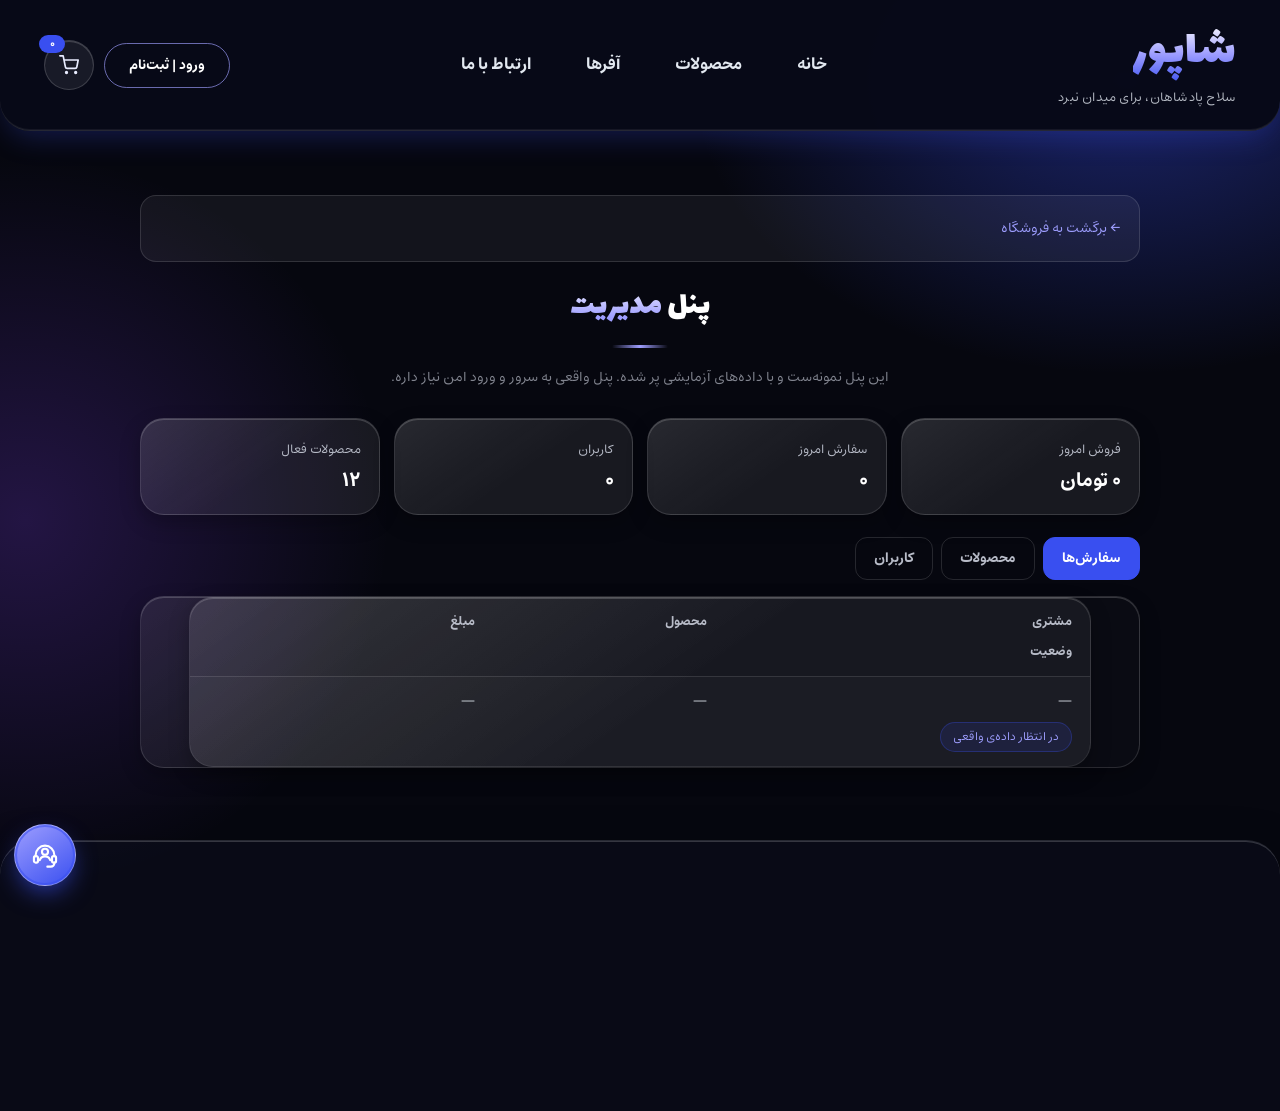
<file: admin.html>
<!DOCTYPE html>
<html lang="fa" dir="rtl">
<head>
    <meta charset="UTF-8">
    <meta name="viewport" content="width=device-width, initial-scale=1.0">
    <title>پنل مدیریت | شاپور</title>


    <!-- فایل استایل (ظاهر سایت) -->
    <link rel="stylesheet" href="style.css?v=19">
</head>
<body>

    <!-- هدر: بخش بالای صفحه -->
    <header>
        <!-- لوگو و شعار -->
        <div class="brand">
            <a href="index.html" class="logo-link"><h1 class="logo">شاپور</h1></a>
            <p class="slogan">سلاح پادشاهان، برای میدان نبرد</p>
        </div>

        <!-- منو -->
        <nav>
            <a href="index.html">خانه</a>
            <a href="#cp">محصولات</a>
            <a href="#offers">آفرها</a>
            <a href="contact.html">ارتباط با ما</a>
        </nav>

        <!-- حساب کاربری و سبد خرید -->
        <div class="actions">
            <a href="auth.html" class="btn btn-sm">ورود | ثبت‌نام</a>
            <a href="cart.html" class="cart-btn" title="سبد خرید">
                <i class="ic i-cart"></i><span class="cart-count">۰</span>
            </a>
        </div>
    </header>

    <section class="products page-wide">
        <a href="index.html" class="back-link top">← برگشت به فروشگاه</a>
        <h2 class="section-title">پنل <span>مدیریت</span></h2>
        <p class="section-sub">این پنل نمونه‌ست و با داده‌های آزمایشی پر شده. پنل واقعی به سرور و ورود امن نیاز داره.</p>

        <div class="dash-top">
            <div class="dash-card"><span class="small">فروش امروز</span><b>۰ تومان</b></div>
            <div class="dash-card"><span class="small">سفارش امروز</span><b>۰</b></div>
            <div class="dash-card"><span class="small">کاربران</span><b>۰</b></div>
            <div class="dash-card"><span class="small">محصولات فعال</span><b>۱۲</b></div>
        </div>

        <div class="dash-tabs">
            <button class="dash-tab active" data-tab="ord">سفارش‌ها</button>
            <button class="dash-tab" data-tab="prod">محصولات</button>
            <button class="dash-tab" data-tab="usr">کاربران</button>
        </div>

        <div class="dash-panel active" id="tab-ord">
            <div class="orders">
                <div class="order head"><span>مشتری</span><span>محصول</span><span>مبلغ</span><span>وضعیت</span></div>
                <div class="order admin-row"><span>—</span><span>—</span><span>—</span><span class="state">در انتظار داده‌ی واقعی</span></div>
            </div>
        </div>

        <div class="dash-panel" id="tab-prod">
            <div class="orders">
                <div class="order head admin4"><span>محصول</span><span>قیمت</span><span>موجودی</span><span>عملیات</span></div>
                <div class="order admin4"><span>خرید ۸۰ سی پی</span><span>۵۵,۰۰۰</span><span>فعال</span><span class="state">ویرایش</span></div>
                <div class="order admin4"><span>خرید ۸۸۰ سی پی</span><span>۵۲۰,۰۰۰</span><span>فعال</span><span class="state">ویرایش</span></div>
                <div class="order admin4"><span>بتل پس</span><span>۳۲۰,۰۰۰</span><span>فعال</span><span class="state">ویرایش</span></div>
            </div>
            <p class="note">* افزودن و ویرایش واقعی محصولات با سرور کار می‌کنه.</p>
        </div>

        <div class="dash-panel" id="tab-usr">
            <div class="orders">
                <div class="order head"><span>نام</span><span>موبایل</span><span>تعداد خرید</span></div>
                <div class="order"><span>—</span><span class="small">—</span><span>—</span></div>
            </div>
        </div>
    </section>

    <!-- ===== فوتر ===== -->
    <footer id="contact">
        <div class="foot-grid">
            <div>
                <h3 class="logo foot-logo">شاپور</h3>
                <p class="small">شاپ گیمرهای ایرانی؛ خرید CP و آفرهای کالاف دیوتی موبایل با تحویل سریع.</p>
            </div>
            <div>
                <h4>دسترسی سریع</h4>
                <a href="index.html#cp">بسته‌های CP</a>
                <a href="index.html#offers">آفرهای ویژه</a>
                <a href="terms.html">قوانین و مقررات</a>
                <a href="index.html#faq">سوالات متداول</a>
            </div>
            <div>
                <h4>ارتباط با ما</h4>
                <a href="contact.html">تلگرام پشتیبانی</a>
                <a href="contact.html">اینستاگرام</a>
                <a href="contact.html">ایمیل</a>
            </div>
        </div>
        <p class="copy">© تمام حقوق برای شاپور محفوظ است.</p>
    </footer>

    <!-- نوار پایین صفحه (فقط روی موبایل دیده می‌شه) -->
    <nav class="bottom-bar">
        <a href="index.html"><span><i class="ic i-home"></i></span>خانه</a>
        <a href="#cp"><span><i class="ic i-grid"></i></span>محصولات</a>
        <a href="cart.html"><span><i class="ic i-cart"></i></span>سبد</a>
        <a href="#"><span><i class="ic i-box"></i></span>سفارش‌ها</a>
        <a href="auth.html"><span><i class="ic i-user"></i></span>حساب</a>
    </nav>

    <!-- ===== دکمه و پنجره‌ی پشتیبانی (شناور) ===== -->
    <div class="support" id="support">
        <div class="support-box" id="support-box">
            <div class="support-head">
                <div>
                    <b>پشتیبانی شاپور</b>
                    <span class="online">● آنلاین</span>
                </div>
                <button class="support-close" id="support-close" aria-label="بستن">✕</button>
            </div>
            <div class="support-body">
                <div class="support-msg">سلام! <i class="ic i-hand"></i> چطور می‌تونم کمکت کنم؟ سفارش‌ها معمولاً زیر ۲۰ دقیقه تحویل می‌شن.</div>
                <a href="#" class="support-link"><i class="ic i-chat"></i> چت در تلگرام</a>
                <a href="index.html#faq" class="support-link"><i class="ic i-help"></i> سوالات متداول</a>
                <a href="contact.html" class="support-link"><i class="ic i-phone"></i> راه‌های ارتباطی</a>
            </div>
            <div class="support-foot">
                <input type="text" placeholder="پیامت رو بنویس..." id="support-input">
                <button id="support-send" aria-label="ارسال">↩</button>
            </div>
        </div>
        <button class="support-btn" id="support-btn" aria-label="پشتیبانی"><svg viewBox="0 0 24 24" width="28" height="28" fill="none" stroke="currentColor" stroke-width="1.8" stroke-linecap="round" stroke-linejoin="round" aria-hidden="true"><path d="M4 13v-1a8 8 0 0 1 16 0v1"/><rect x="2.5" y="13" width="3.5" height="5.5" rx="1.4"/><rect x="18" y="13" width="3.5" height="5.5" rx="1.4"/><path d="M20 18.5v.5a3 3 0 0 1-3 3h-3"/><circle cx="12" cy="9.2" r="2.6"/><path d="M7.5 16.5a4.7 4.7 0 0 1 9 0"/></svg></button>
    </div>

    <script src="dashboard.js"></script>
    <script src="ui.js?v=12"></script>
    <script src="support.js"></script>
</body>
</html>
</file>
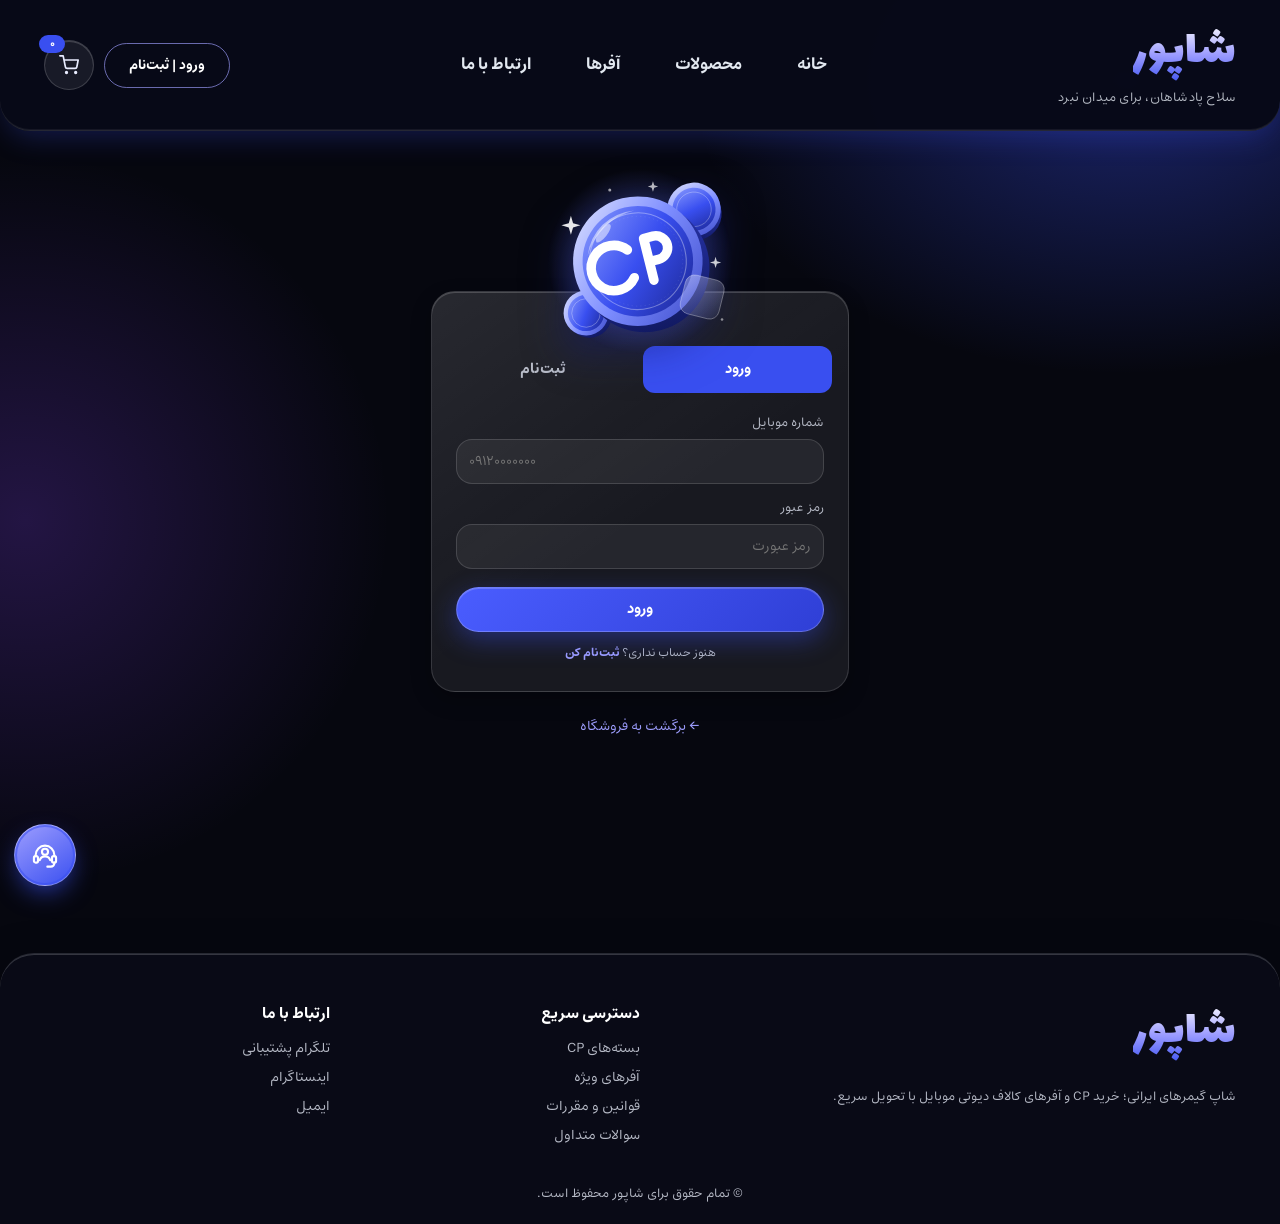
<file: auth.html>
<!DOCTYPE html>
<html lang="fa" dir="rtl">
<head>
    <meta charset="UTF-8">
    <meta name="viewport" content="width=device-width, initial-scale=1.0">
    <title>ورود | ثبت‌نام | شاپور</title>


    <!-- فایل استایل (ظاهر سایت) -->
    <link rel="stylesheet" href="style.css?v=19">
</head>
<body>

    <!-- هدر: بخش بالای صفحه -->
    <header>
        <!-- لوگو و شعار -->
        <div class="brand">
            <a href="index.html" class="logo-link"><h1 class="logo">شاپور</h1></a>
            <p class="slogan">سلاح پادشاهان، برای میدان نبرد</p>
        </div>

        <!-- منو -->
        <nav>
            <a href="index.html">خانه</a>
            <a href="#cp">محصولات</a>
            <a href="#offers">آفرها</a>
            <a href="contact.html">ارتباط با ما</a>
        </nav>

        <!-- حساب کاربری و سبد خرید -->
        <div class="actions">
            <a href="#" class="btn btn-sm">ورود | ثبت‌نام</a>
            <a href="cart.html" class="cart-btn" title="سبد خرید">
                <i class="ic i-cart"></i><span class="cart-count">۰</span>
            </a>
        </div>
    </header>

    <!-- ===== ورود / ثبت‌نام ===== -->
    <section class="products auth-page">
        <div class="auth-box">
            <img class="auth-subject" src="images/hero-coin.svg" alt="">
            <!-- دو تب: ورود و ثبت‌نام -->
            <div class="auth-tabs">
                <button class="auth-tab active" data-tab="login">ورود</button>
                <button class="auth-tab" data-tab="register">ثبت‌نام</button>
            </div>

            <!-- فرم ورود -->
            <form class="auth-form active" id="form-login" onsubmit="return false">
                <label class="field">
                    <span>شماره موبایل</span>
                    <input type="tel" placeholder="۰۹۱۲۰۰۰۰۰۰۰" inputmode="numeric">
                </label>
                <label class="field">
                    <span>رمز عبور</span>
                    <input type="password" placeholder="رمز عبورت">
                </label>
                <button class="btn auth-submit">ورود</button>
                <p class="cart-note">هنوز حساب نداری؟ <a href="#" class="auth-switch" data-go="register">ثبت‌نام کن</a></p>
            </form>

            <!-- فرم ثبت‌نام -->
            <form class="auth-form" id="form-register" onsubmit="return false">
                <label class="field">
                    <span>نام و نام خانوادگی</span>
                    <input type="text" placeholder="نام و نام خانوادگی">
                </label>
                <label class="field">
                    <span>شماره موبایل</span>
                    <input type="tel" placeholder="۰۹۱۲۰۰۰۰۰۰۰" inputmode="numeric">
                </label>
                <label class="field">
                    <span>رمز عبور</span>
                    <input type="password" placeholder="یه رمز امن بساز">
                </label>
                <button class="btn auth-submit">ساختن حساب</button>
                <p class="cart-note" id="auth-msg">حساب داری؟ <a href="#" class="auth-switch" data-go="login">وارد شو</a></p>
            </form>
        </div>

        <a href="index.html" class="back-link">← برگشت به فروشگاه</a>
    </section>

    <!-- ===== فوتر ===== -->
    <footer id="contact">
        <div class="foot-grid">
            <div>
                <h3 class="logo foot-logo">شاپور</h3>
                <p class="small">شاپ گیمرهای ایرانی؛ خرید CP و آفرهای کالاف دیوتی موبایل با تحویل سریع.</p>
            </div>
            <div>
                <h4>دسترسی سریع</h4>
                <a href="index.html#cp">بسته‌های CP</a>
                <a href="index.html#offers">آفرهای ویژه</a>
                <a href="terms.html">قوانین و مقررات</a>
                <a href="index.html#faq">سوالات متداول</a>
            </div>
            <div>
                <h4>ارتباط با ما</h4>
                <a href="contact.html">تلگرام پشتیبانی</a>
                <a href="contact.html">اینستاگرام</a>
                <a href="contact.html">ایمیل</a>
            </div>
        </div>
        <p class="copy">© تمام حقوق برای شاپور محفوظ است.</p>
    </footer>

    <!-- نوار پایین صفحه (فقط روی موبایل دیده می‌شه) -->
    <nav class="bottom-bar">
        <a href="index.html"><span><i class="ic i-home"></i></span>خانه</a>
        <a href="#cp"><span><i class="ic i-grid"></i></span>محصولات</a>
        <a href="cart.html"><span><i class="ic i-cart"></i></span>سبد</a>
        <a href="#"><span><i class="ic i-box"></i></span>سفارش‌ها</a>
        <a href="#"><span><i class="ic i-user"></i></span>حساب</a>
    </nav>

    <!-- ===== دکمه و پنجره‌ی پشتیبانی (شناور) ===== -->
    <div class="support" id="support">
        <div class="support-box" id="support-box">
            <div class="support-head">
                <div>
                    <b>پشتیبانی شاپور</b>
                    <span class="online">● آنلاین</span>
                </div>
                <button class="support-close" id="support-close" aria-label="بستن">✕</button>
            </div>
            <div class="support-body">
                <div class="support-msg">سلام! <i class="ic i-hand"></i> چطور می‌تونم کمکت کنم؟ سفارش‌ها معمولاً زیر ۲۰ دقیقه تحویل می‌شن.</div>
                <a href="#" class="support-link"><i class="ic i-chat"></i> چت در تلگرام</a>
                <a href="index.html#faq" class="support-link"><i class="ic i-help"></i> سوالات متداول</a>
                <a href="contact.html" class="support-link"><i class="ic i-phone"></i> راه‌های ارتباطی</a>
            </div>
            <div class="support-foot">
                <input type="text" placeholder="پیامت رو بنویس..." id="support-input">
                <button id="support-send" aria-label="ارسال">↩</button>
            </div>
        </div>
        <button class="support-btn" id="support-btn" aria-label="پشتیبانی"><svg viewBox="0 0 24 24" width="28" height="28" fill="none" stroke="currentColor" stroke-width="1.8" stroke-linecap="round" stroke-linejoin="round" aria-hidden="true"><path d="M4 13v-1a8 8 0 0 1 16 0v1"/><rect x="2.5" y="13" width="3.5" height="5.5" rx="1.4"/><rect x="18" y="13" width="3.5" height="5.5" rx="1.4"/><path d="M20 18.5v.5a3 3 0 0 1-3 3h-3"/><circle cx="12" cy="9.2" r="2.6"/><path d="M7.5 16.5a4.7 4.7 0 0 1 9 0"/></svg></button>
    </div>

    <script src="auth.js"></script>
    <script src="ui.js?v=12"></script>
    <script src="support.js"></script>
</body>
</html>
</file>
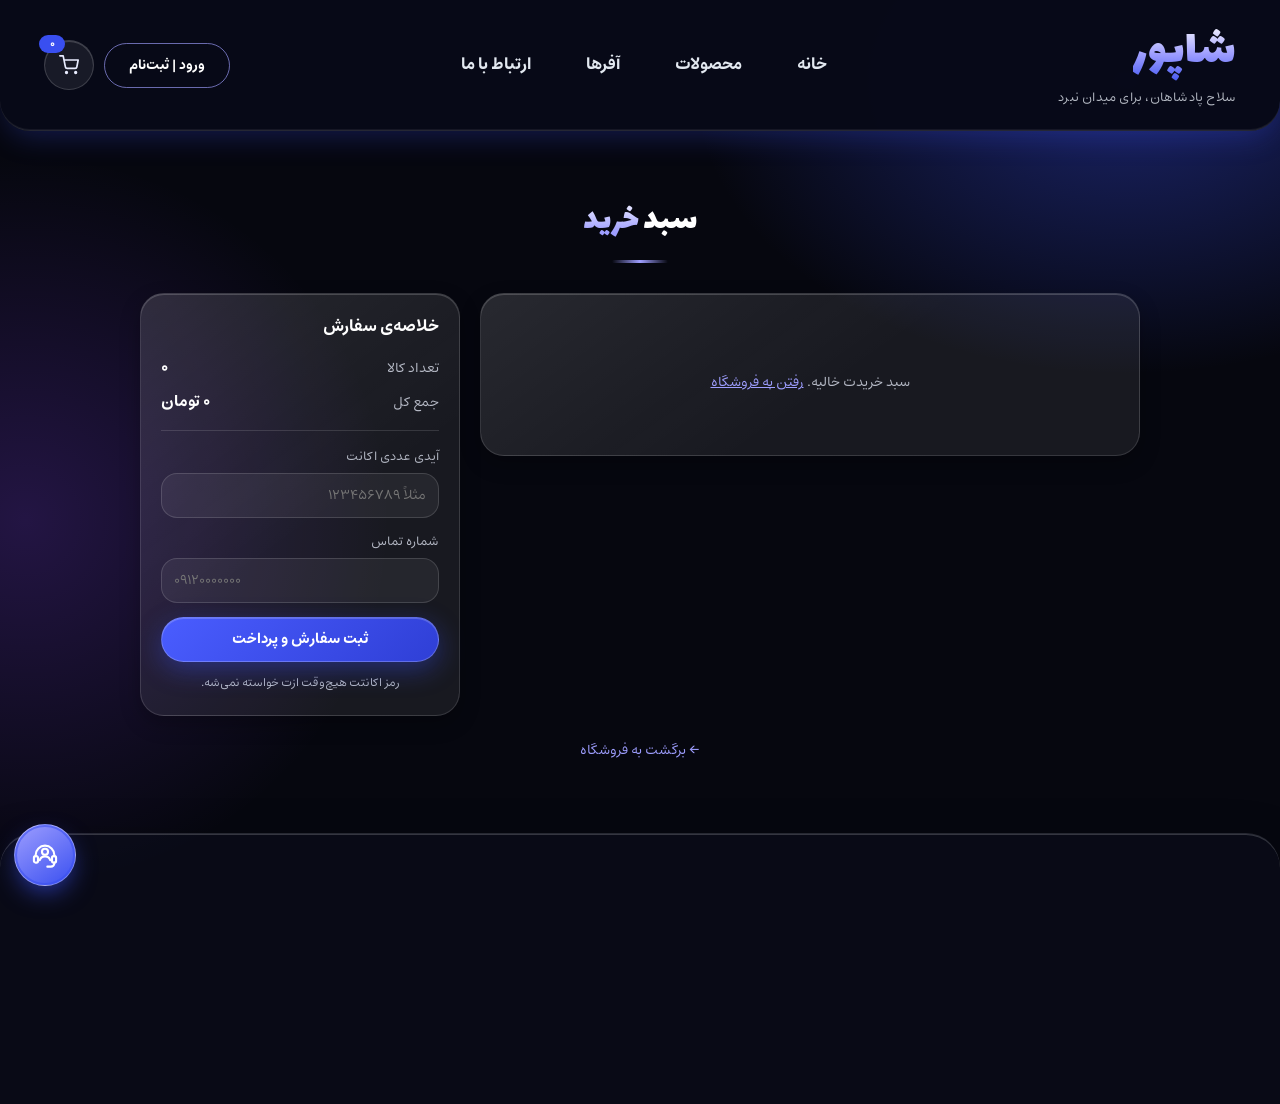
<file: cart.html>
<!DOCTYPE html>
<html lang="fa" dir="rtl">
<head>
    <meta charset="UTF-8">
    <meta name="viewport" content="width=device-width, initial-scale=1.0">
    <title>سبد خرید | شاپور</title>


    <!-- فایل استایل (ظاهر سایت) -->
    <link rel="stylesheet" href="style.css?v=19">
</head>
<body>

    <!-- هدر: بخش بالای صفحه -->
    <header>
        <!-- لوگو و شعار -->
        <div class="brand">
            <a href="index.html" class="logo-link"><h1 class="logo">شاپور</h1></a>
            <p class="slogan">سلاح پادشاهان، برای میدان نبرد</p>
        </div>

        <!-- منو -->
        <nav>
            <a href="index.html">خانه</a>
            <a href="#cp">محصولات</a>
            <a href="#offers">آفرها</a>
            <a href="contact.html">ارتباط با ما</a>
        </nav>

        <!-- حساب کاربری و سبد خرید -->
        <div class="actions">
            <a href="auth.html" class="btn btn-sm">ورود | ثبت‌نام</a>
            <a href="cart.html" class="cart-btn" title="سبد خرید">
                <i class="ic i-cart"></i><span class="cart-count">۰</span>
            </a>
        </div>
    </header>

    <!-- ===== صفحه‌ی سبد خرید ===== -->
    <section class="products cart-page">
        <h2 class="section-title">سبد <span>خرید</span></h2>

        <div class="cart-layout">

            <!-- لیست کالاها -->
            <div class="cart-list" id="cart-list">
                <p class="cart-empty">سبد خریدت خالیه.</p>
            </div>

            <!-- خلاصه‌ی سفارش -->
            <aside class="summary">
                <h3>خلاصه‌ی سفارش</h3>

                <div class="sum-row">
                    <span>تعداد کالا</span>
                    <b id="sum-count">۰</b>
                </div>
                <div class="sum-row">
                    <span>جمع کل</span>
                    <b id="sum-total">۰ تومان</b>
                </div>

                <hr>

                <!-- اطلاعات لازم برای شارژ -->
                <label class="field">
                    <span>آیدی عددی اکانت</span>
                    <input type="text" id="game-id" placeholder="مثلاً ۱۲۳۴۵۶۷۸۹" inputmode="numeric">
                </label>

                <label class="field">
                    <span>شماره تماس</span>
                    <input type="tel" id="phone" placeholder="۰۹۱۲۰۰۰۰۰۰۰" inputmode="numeric">
                </label>

                <button class="btn checkout" id="checkout">ثبت سفارش و پرداخت</button>
                <p class="cart-note" id="cart-msg">رمز اکانتت هیچ‌وقت ازت خواسته نمی‌شه.</p>
            </aside>
        </div>

        <a href="index.html" class="back-link">← برگشت به فروشگاه</a>
    </section>

    <!-- ===== فوتر ===== -->
    <footer id="contact">
        <div class="foot-grid">
            <div>
                <h3 class="logo foot-logo">شاپور</h3>
                <p class="small">شاپ گیمرهای ایرانی؛ خرید CP و آفرهای کالاف دیوتی موبایل با تحویل سریع.</p>
            </div>
            <div>
                <h4>دسترسی سریع</h4>
                <a href="index.html#cp">بسته‌های CP</a>
                <a href="index.html#offers">آفرهای ویژه</a>
                <a href="terms.html">قوانین و مقررات</a>
                <a href="index.html#faq">سوالات متداول</a>
            </div>
            <div>
                <h4>ارتباط با ما</h4>
                <a href="contact.html">تلگرام پشتیبانی</a>
                <a href="contact.html">اینستاگرام</a>
                <a href="contact.html">ایمیل</a>
            </div>
        </div>
        <p class="copy">© تمام حقوق برای شاپور محفوظ است.</p>
    </footer>

    <!-- نوار پایین صفحه (فقط روی موبایل دیده می‌شه) -->
    <nav class="bottom-bar">
        <a href="index.html"><span><i class="ic i-home"></i></span>خانه</a>
        <a href="#cp"><span><i class="ic i-grid"></i></span>محصولات</a>
        <a href="cart.html"><span><i class="ic i-cart"></i></span>سبد</a>
        <a href="#"><span><i class="ic i-box"></i></span>سفارش‌ها</a>
        <a href="auth.html"><span><i class="ic i-user"></i></span>حساب</a>
    </nav>

    <!-- ===== دکمه و پنجره‌ی پشتیبانی (شناور) ===== -->
    <div class="support" id="support">
        <div class="support-box" id="support-box">
            <div class="support-head">
                <div>
                    <b>پشتیبانی شاپور</b>
                    <span class="online">● آنلاین</span>
                </div>
                <button class="support-close" id="support-close" aria-label="بستن">✕</button>
            </div>
            <div class="support-body">
                <div class="support-msg">سلام! <i class="ic i-hand"></i> چطور می‌تونم کمکت کنم؟ سفارش‌ها معمولاً زیر ۲۰ دقیقه تحویل می‌شن.</div>
                <a href="#" class="support-link"><i class="ic i-chat"></i> چت در تلگرام</a>
                <a href="index.html#faq" class="support-link"><i class="ic i-help"></i> سوالات متداول</a>
                <a href="contact.html" class="support-link"><i class="ic i-phone"></i> راه‌های ارتباطی</a>
            </div>
            <div class="support-foot">
                <input type="text" placeholder="پیامت رو بنویس..." id="support-input">
                <button id="support-send" aria-label="ارسال">↩</button>
            </div>
        </div>
        <button class="support-btn" id="support-btn" aria-label="پشتیبانی"><svg viewBox="0 0 24 24" width="28" height="28" fill="none" stroke="currentColor" stroke-width="1.8" stroke-linecap="round" stroke-linejoin="round" aria-hidden="true"><path d="M4 13v-1a8 8 0 0 1 16 0v1"/><rect x="2.5" y="13" width="3.5" height="5.5" rx="1.4"/><rect x="18" y="13" width="3.5" height="5.5" rx="1.4"/><path d="M20 18.5v.5a3 3 0 0 1-3 3h-3"/><circle cx="12" cy="9.2" r="2.6"/><path d="M7.5 16.5a4.7 4.7 0 0 1 9 0"/></svg></button>
    </div>

    <script src="cart.js"></script>
    <script src="ui.js?v=12"></script>
    <script src="support.js"></script>
</body>
</html>
</file>
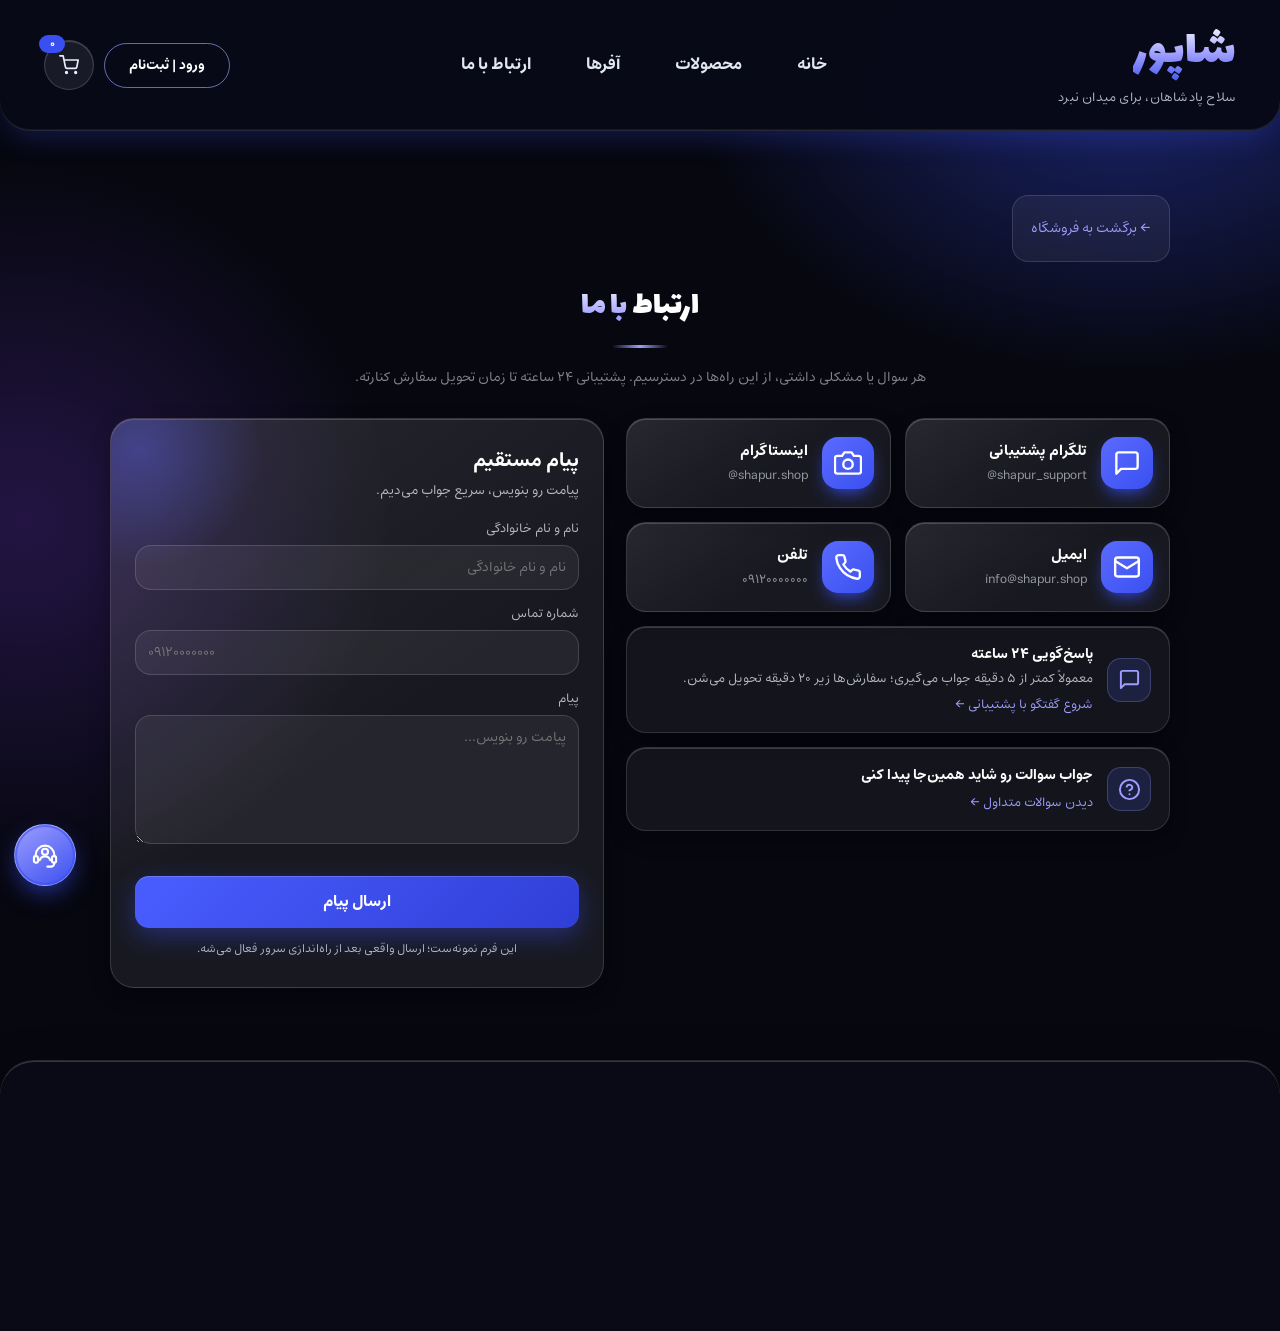
<file: contact.html>
<!DOCTYPE html>
<html lang="fa" dir="rtl">
<head>
    <meta charset="UTF-8">
    <meta name="viewport" content="width=device-width, initial-scale=1.0">
    <title>ارتباط با ما | شاپور</title>


    <!-- فایل استایل (ظاهر سایت) -->
    <link rel="stylesheet" href="style.css?v=19">
</head>
<body>

    <!-- هدر: بخش بالای صفحه -->
    <header>
        <!-- لوگو و شعار -->
        <div class="brand">
            <a href="index.html" class="logo-link"><h1 class="logo">شاپور</h1></a>
            <p class="slogan">سلاح پادشاهان، برای میدان نبرد</p>
        </div>

        <!-- منو -->
        <nav>
            <a href="index.html">خانه</a>
            <a href="#cp">محصولات</a>
            <a href="#offers">آفرها</a>
            <a href="contact.html">ارتباط با ما</a>
        </nav>

        <!-- حساب کاربری و سبد خرید -->
        <div class="actions">
            <a href="auth.html" class="btn btn-sm">ورود | ثبت‌نام</a>
            <a href="cart.html" class="cart-btn" title="سبد خرید">
                <i class="ic i-cart"></i><span class="cart-count">۰</span>
            </a>
        </div>
    </header>

    <section class="products page-narrow contact-page">
        <a href="index.html" class="back-link top">← برگشت به فروشگاه</a>
        <h2 class="section-title">ارتباط <span>با ما</span></h2>
        <p class="section-sub">هر سوال یا مشکلی داشتی، از این راه‌ها در دسترسیم. پشتیبانی ۲۴ ساعته تا زمان تحویل سفارش کنارته.</p>

        <div class="contact-layout">
            <div class="contact-side">
                <div class="contact-grid">
                    <a href="#" class="contact-card c-blue"><div class="c-ico"><i class="ic i-chat"></i></div><div class="c-txt"><b>تلگرام پشتیبانی</b><span class="small">@shapur_support</span></div></a>
                    <a href="#" class="contact-card c-pink"><div class="c-ico"><i class="ic i-camera"></i></div><div class="c-txt"><b>اینستاگرام</b><span class="small">@shapur.shop</span></div></a>
                    <a href="#" class="contact-card c-cyan"><div class="c-ico"><i class="ic i-mail"></i></div><div class="c-txt"><b>ایمیل</b><span class="small">info@shapur.shop</span></div></a>
                    <a href="#" class="contact-card c-violet"><div class="c-ico"><i class="ic i-phone"></i></div><div class="c-txt"><b>تلفن</b><span class="small">۰۹۱۲۰۰۰۰۰۰۰</span></div></a>
                </div>
                <a href="#" class="contact-note n-chat" id="open-chat">
                    <div class="n-ico"><i class="ic i-chat"></i></div>
                    <div><b>پاسخ‌گویی ۲۴ ساعته</b><span class="small">معمولاً کمتر از ۵ دقیقه جواب می‌گیری؛ سفارش‌ها زیر ۲۰ دقیقه تحویل می‌شن.</span><span class="n-link">شروع گفتگو با پشتیبانی ←</span></div>
                </a>
                <a href="index.html#faq" class="contact-note n-chat">
                    <div class="n-ico"><i class="ic i-help"></i></div>
                    <div><b>جواب سوالت رو شاید همین‌جا پیدا کنی</b><span class="n-link">دیدن سوالات متداول ←</span></div>
                </a>
            </div>

            <form class="contact-form" onsubmit="return false">
                <h3>پیام مستقیم</h3>
                <p class="form-sub">پیامت رو بنویس، سریع جواب می‌دیم.</p>
                <label class="field"><span>نام و نام خانوادگی</span><input type="text" placeholder="نام و نام خانوادگی"></label>
                <label class="field"><span>شماره تماس</span><input type="tel" placeholder="۰۹۱۲۰۰۰۰۰۰۰" inputmode="numeric"></label>
                <label class="field"><span>پیام</span><textarea rows="5" placeholder="پیامت رو بنویس..."></textarea></label>
                <button class="btn" id="c-send">ارسال پیام</button>
                <p class="cart-note" id="c-msg">این فرم نمونه‌ست؛ ارسال واقعی بعد از راه‌اندازی سرور فعال می‌شه.</p>
            </form>
        </div>
    </section>

    <!-- ===== فوتر ===== -->
    <footer id="contact">
        <div class="foot-grid">
            <div>
                <h3 class="logo foot-logo">شاپور</h3>
                <p class="small">شاپ گیمرهای ایرانی؛ خرید CP و آفرهای کالاف دیوتی موبایل با تحویل سریع.</p>
            </div>
            <div>
                <h4>دسترسی سریع</h4>
                <a href="index.html#cp">بسته‌های CP</a>
                <a href="index.html#offers">آفرهای ویژه</a>
                <a href="terms.html">قوانین و مقررات</a>
                <a href="index.html#faq">سوالات متداول</a>
            </div>
            <div>
                <h4>ارتباط با ما</h4>
                <a href="contact.html">تلگرام پشتیبانی</a>
                <a href="contact.html">اینستاگرام</a>
                <a href="contact.html">ایمیل</a>
            </div>
        </div>
        <p class="copy">© تمام حقوق برای شاپور محفوظ است.</p>
    </footer>

    <!-- نوار پایین صفحه (فقط روی موبایل دیده می‌شه) -->
    <nav class="bottom-bar">
        <a href="index.html"><span><i class="ic i-home"></i></span>خانه</a>
        <a href="#cp"><span><i class="ic i-grid"></i></span>محصولات</a>
        <a href="cart.html"><span><i class="ic i-cart"></i></span>سبد</a>
        <a href="#"><span><i class="ic i-box"></i></span>سفارش‌ها</a>
        <a href="auth.html"><span><i class="ic i-user"></i></span>حساب</a>
    </nav>

    <!-- ===== دکمه و پنجره‌ی پشتیبانی (شناور) ===== -->
    <div class="support" id="support">
        <div class="support-box" id="support-box">
            <div class="support-head">
                <div>
                    <b>پشتیبانی شاپور</b>
                    <span class="online">● آنلاین</span>
                </div>
                <button class="support-close" id="support-close" aria-label="بستن">✕</button>
            </div>
            <div class="support-body">
                <div class="support-msg">سلام! <i class="ic i-hand"></i> چطور می‌تونم کمکت کنم؟ سفارش‌ها معمولاً زیر ۲۰ دقیقه تحویل می‌شن.</div>
                <a href="#" class="support-link"><i class="ic i-chat"></i> چت در تلگرام</a>
                <a href="index.html#faq" class="support-link"><i class="ic i-help"></i> سوالات متداول</a>
                <a href="contact.html" class="support-link"><i class="ic i-phone"></i> راه‌های ارتباطی</a>
            </div>
            <div class="support-foot">
                <input type="text" placeholder="پیامت رو بنویس..." id="support-input">
                <button id="support-send" aria-label="ارسال">↩</button>
            </div>
        </div>
        <button class="support-btn" id="support-btn" aria-label="پشتیبانی"><svg viewBox="0 0 24 24" width="28" height="28" fill="none" stroke="currentColor" stroke-width="1.8" stroke-linecap="round" stroke-linejoin="round" aria-hidden="true"><path d="M4 13v-1a8 8 0 0 1 16 0v1"/><rect x="2.5" y="13" width="3.5" height="5.5" rx="1.4"/><rect x="18" y="13" width="3.5" height="5.5" rx="1.4"/><path d="M20 18.5v.5a3 3 0 0 1-3 3h-3"/><circle cx="12" cy="9.2" r="2.6"/><path d="M7.5 16.5a4.7 4.7 0 0 1 9 0"/></svg></button>
    </div>

    <script src="contact.js"></script>
    <script src="ui.js?v=12"></script>
    <script src="support.js"></script>
</body>
</html>
</file>
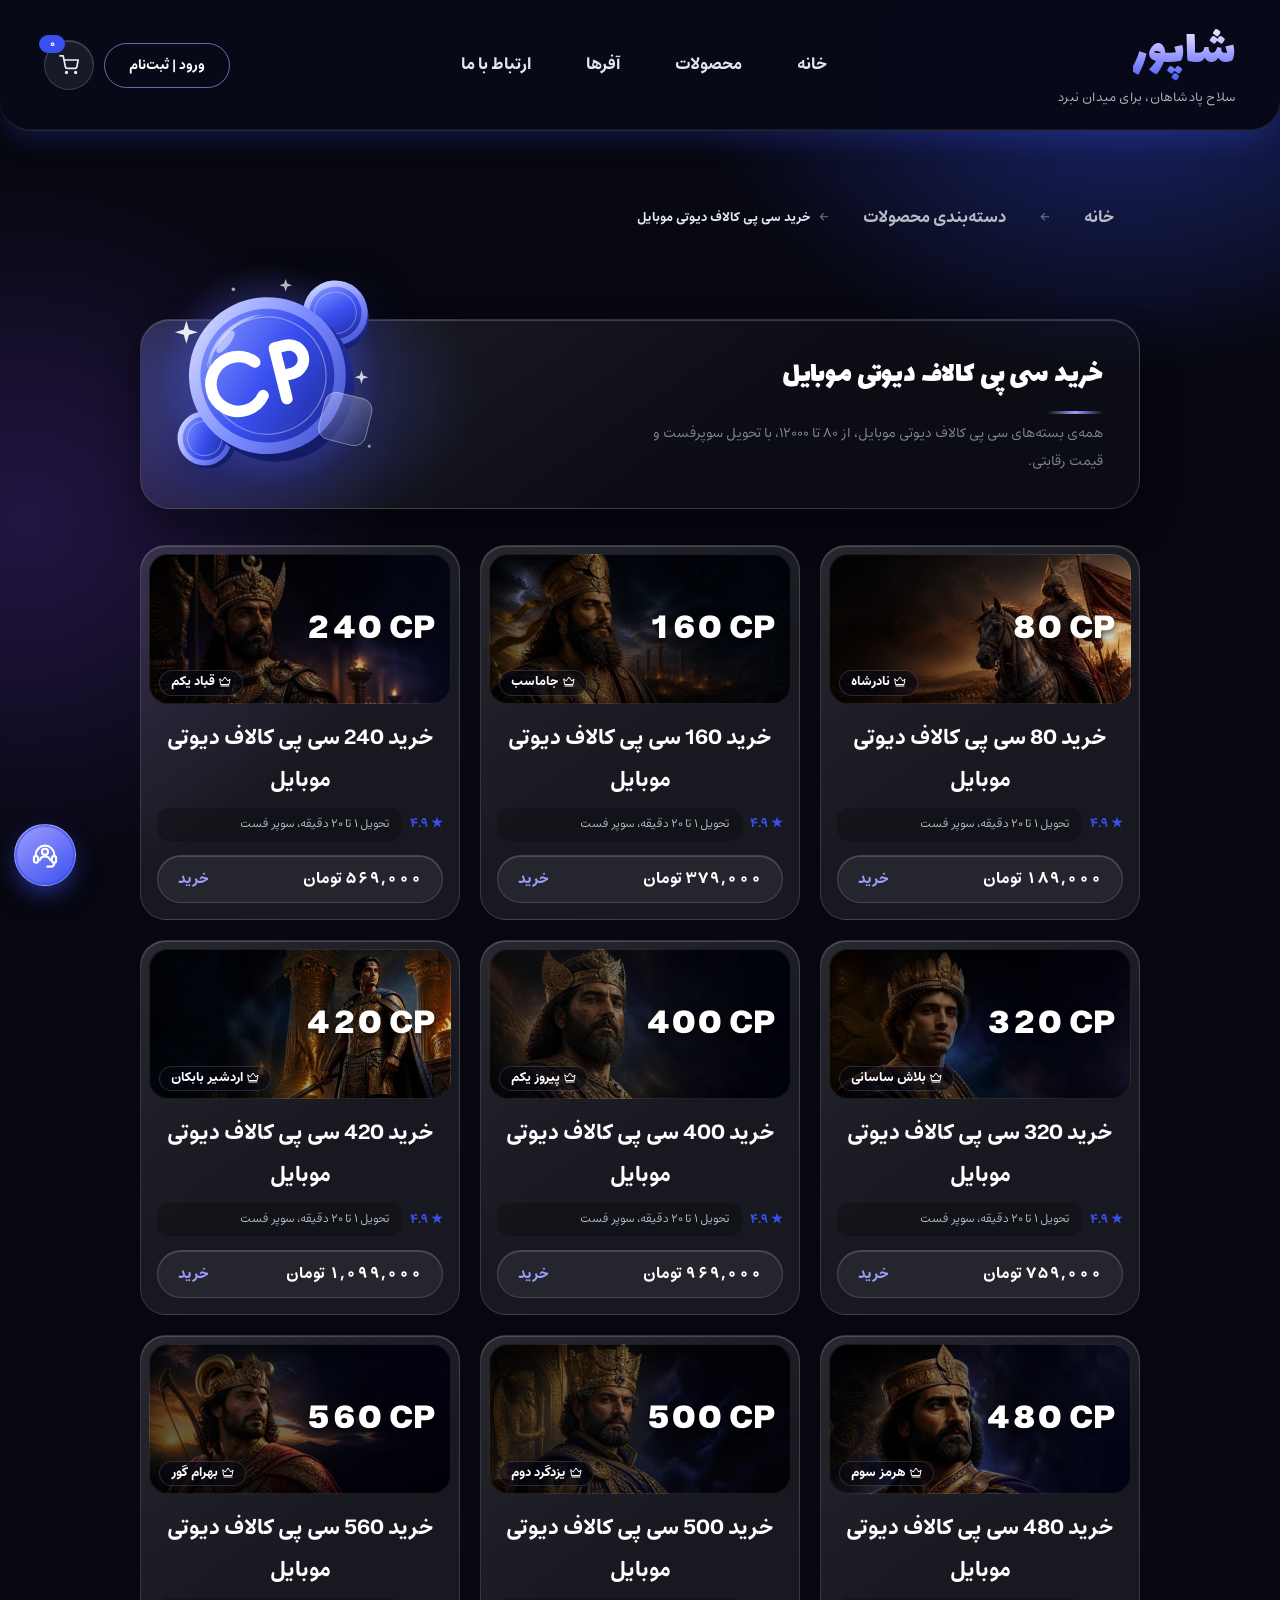
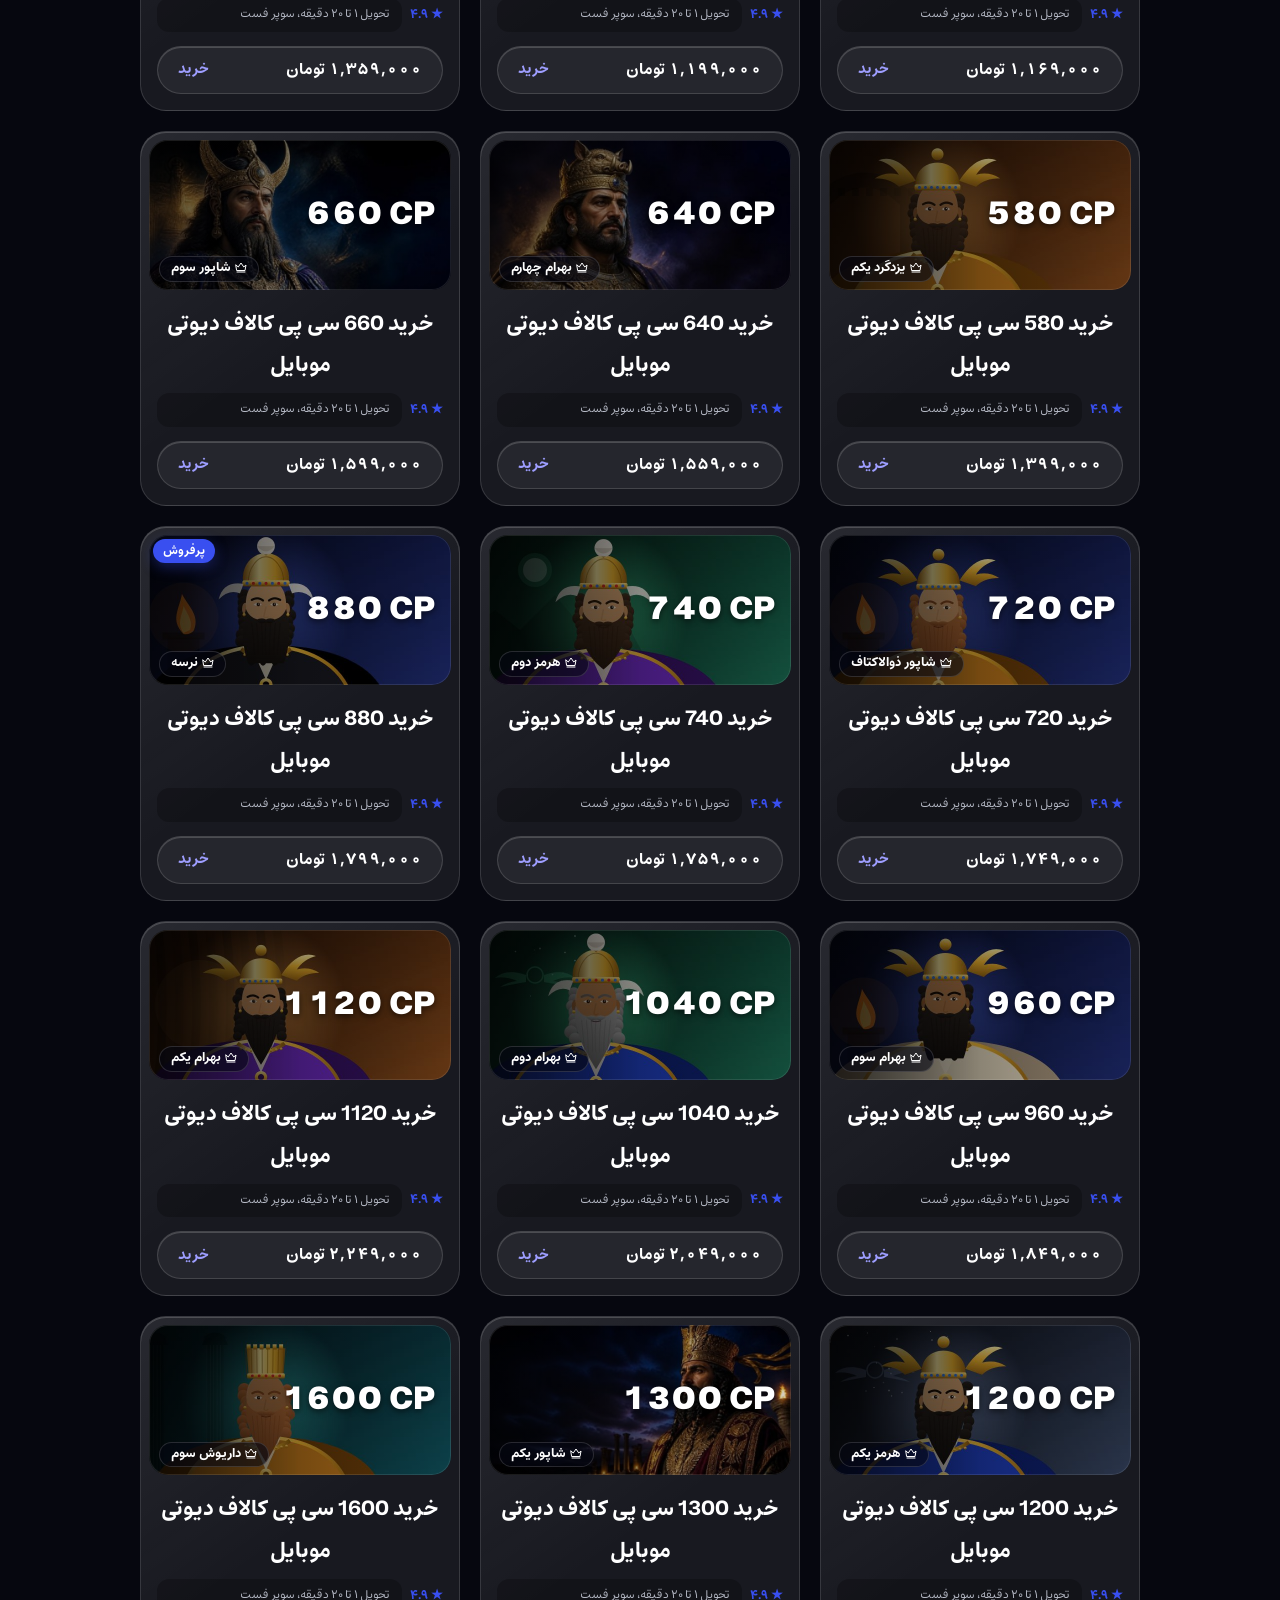
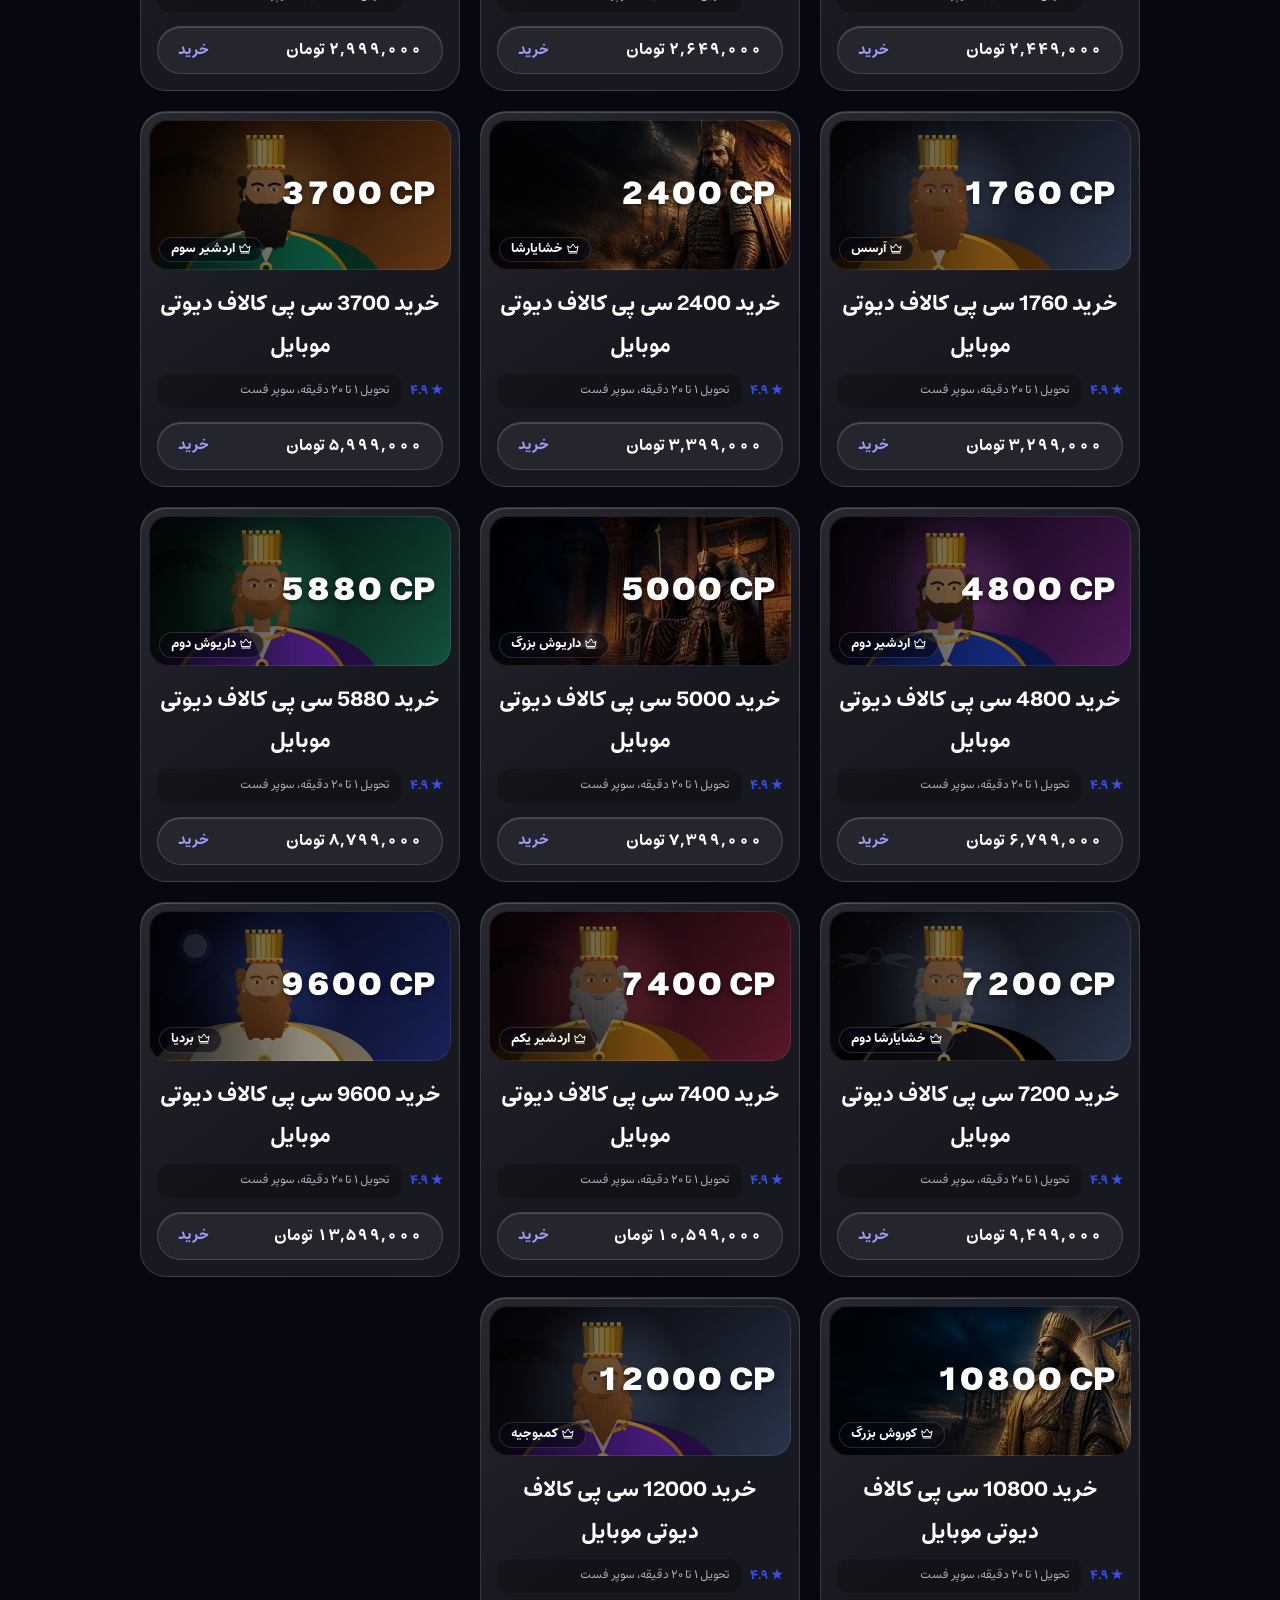
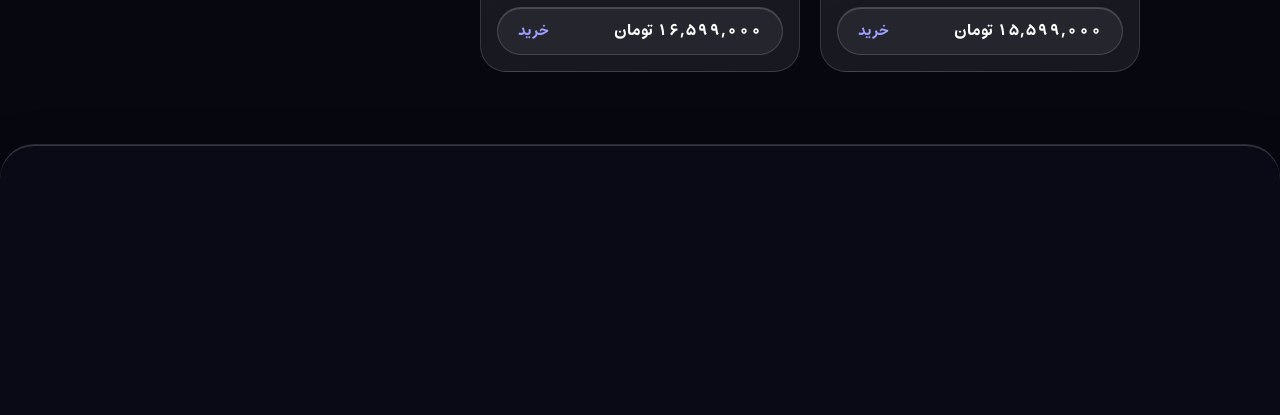
<file: cp.html>
<!DOCTYPE html>
<html lang="fa" dir="rtl">
<head>
    <meta charset="UTF-8">
    <meta name="viewport" content="width=device-width, initial-scale=1.0">
    <title>خرید سی پی کالاف دیوتی موبایل | شاپور</title>


    <!-- فایل استایل (ظاهر سایت) -->
    <link rel="stylesheet" href="style.css?v=19">
    <script>if('IntersectionObserver' in window)document.documentElement.className+=' lz';</script>
</head>
<body>

    <!-- هدر: بخش بالای صفحه -->
    <header>
        <!-- لوگو و شعار -->
        <div class="brand">
            <a href="index.html" class="logo-link"><h1 class="logo">شاپور</h1></a>
            <p class="slogan">سلاح پادشاهان، برای میدان نبرد</p>
        </div>

        <!-- منو -->
        <nav>
            <a href="index.html">خانه</a>
            <a href="cp.html">محصولات</a>
            <a href="offers.html">آفرها</a>
            <a href="contact.html">ارتباط با ما</a>
        </nav>

        <!-- حساب کاربری و سبد خرید -->
        <div class="actions">
            <a href="auth.html" class="btn btn-sm">ورود | ثبت‌نام</a>
            <a href="cart.html" class="cart-btn" title="سبد خرید">
                <i class="ic i-cart"></i><span class="cart-count">۰</span>
            </a>
        </div>
    </header>
    <section class="products cat-page">
    <nav class="crumb">
        <a href="index.html">خانه</a>
        <span class="sep">←</span>
        <a href="index.html">دسته‌بندی محصولات</a>
        <span class="sep">←</span>
        <span class="cur">خرید سی پی کالاف دیوتی موبایل</span>
    </nav>
        <div class="page-banner">
            <div class="banner-bg"></div>
            <div class="banner-text">
                <h2 class="section-title">خرید سی پی کالاف دیوتی موبایل</h2>
                <p class="section-sub">همه‌ی بسته‌های سی پی کالاف دیوتی موبایل، از ۸۰ تا ۱۲۰۰۰، با تحویل سوپرفست و قیمت رقابتی.</p>
            </div>
            <img class="banner-subject" src="images/hero-coin.svg" alt="">
        </div>

        <div class="grid">
            <div class="card" style="--img: url('images/k/cp-80.jpg')">
                <div class="card-img">
                    <span class="img-amount" dir="ltr">80 CP</span>
                    <span class="img-label">نادرشاه</span>
                    <span class="details">مشاهده جزئیات</span>
                </div>
                <div class="card-body">
                    <h3>خرید 80 سی پی کالاف دیوتی موبایل</h3>
                    <div class="meta">
                        <span class="rate">★ ۴.۹</span>
                        <span class="tag">تحویل ۱ تا ۲۰ دقیقه، سوپر فست</span>
                    </div>
                    <div class="buy-row">
                        <span class="price">۱۸۹,۰۰۰ تومان</span>
                        <span class="buy-link">خرید</span>
                    </div>
                </div>
            </div>

            <div class="card" style="--img: url('images/k/cp-160.jpg')">
                <div class="card-img">
                    <span class="img-amount" dir="ltr">160 CP</span>
                    <span class="img-label">جاماسب</span>
                    <span class="details">مشاهده جزئیات</span>
                </div>
                <div class="card-body">
                    <h3>خرید 160 سی پی کالاف دیوتی موبایل</h3>
                    <div class="meta">
                        <span class="rate">★ ۴.۹</span>
                        <span class="tag">تحویل ۱ تا ۲۰ دقیقه، سوپر فست</span>
                    </div>
                    <div class="buy-row">
                        <span class="price">۳۷۹,۰۰۰ تومان</span>
                        <span class="buy-link">خرید</span>
                    </div>
                </div>
            </div>

            <div class="card" style="--img: url('images/k/cp-240.jpg')">
                <div class="card-img">
                    <span class="img-amount" dir="ltr">240 CP</span>
                    <span class="img-label">قباد یکم</span>
                    <span class="details">مشاهده جزئیات</span>
                </div>
                <div class="card-body">
                    <h3>خرید 240 سی پی کالاف دیوتی موبایل</h3>
                    <div class="meta">
                        <span class="rate">★ ۴.۹</span>
                        <span class="tag">تحویل ۱ تا ۲۰ دقیقه، سوپر فست</span>
                    </div>
                    <div class="buy-row">
                        <span class="price">۵۶۹,۰۰۰ تومان</span>
                        <span class="buy-link">خرید</span>
                    </div>
                </div>
            </div>

            <div class="card" style="--img: url('images/k/cp-320.jpg')">
                <div class="card-img">
                    <span class="img-amount" dir="ltr">320 CP</span>
                    <span class="img-label">بلاش ساسانی</span>
                    <span class="details">مشاهده جزئیات</span>
                </div>
                <div class="card-body">
                    <h3>خرید 320 سی پی کالاف دیوتی موبایل</h3>
                    <div class="meta">
                        <span class="rate">★ ۴.۹</span>
                        <span class="tag">تحویل ۱ تا ۲۰ دقیقه، سوپر فست</span>
                    </div>
                    <div class="buy-row">
                        <span class="price">۷۵۹,۰۰۰ تومان</span>
                        <span class="buy-link">خرید</span>
                    </div>
                </div>
            </div>

            <div class="card" style="--img: url('images/k/cp-400.jpg')">
                <div class="card-img">
                    <span class="img-amount" dir="ltr">400 CP</span>
                    <span class="img-label">پیروز یکم</span>
                    <span class="details">مشاهده جزئیات</span>
                </div>
                <div class="card-body">
                    <h3>خرید 400 سی پی کالاف دیوتی موبایل</h3>
                    <div class="meta">
                        <span class="rate">★ ۴.۹</span>
                        <span class="tag">تحویل ۱ تا ۲۰ دقیقه، سوپر فست</span>
                    </div>
                    <div class="buy-row">
                        <span class="price">۹۶۹,۰۰۰ تومان</span>
                        <span class="buy-link">خرید</span>
                    </div>
                </div>
            </div>

            <div class="card" style="--img: url('images/k/cp-420.jpg')">
                <div class="card-img">
                    <span class="img-amount" dir="ltr">420 CP</span>
                    <span class="img-label">اردشیر بابکان</span>
                    <span class="details">مشاهده جزئیات</span>
                </div>
                <div class="card-body">
                    <h3>خرید 420 سی پی کالاف دیوتی موبایل</h3>
                    <div class="meta">
                        <span class="rate">★ ۴.۹</span>
                        <span class="tag">تحویل ۱ تا ۲۰ دقیقه، سوپر فست</span>
                    </div>
                    <div class="buy-row">
                        <span class="price">۱,۰۹۹,۰۰۰ تومان</span>
                        <span class="buy-link">خرید</span>
                    </div>
                </div>
            </div>

            <div class="card" style="--img: url('images/k/cp-480.jpg')">
                <div class="card-img">
                    <span class="img-amount" dir="ltr">480 CP</span>
                    <span class="img-label">هرمز سوم</span>
                    <span class="details">مشاهده جزئیات</span>
                </div>
                <div class="card-body">
                    <h3>خرید 480 سی پی کالاف دیوتی موبایل</h3>
                    <div class="meta">
                        <span class="rate">★ ۴.۹</span>
                        <span class="tag">تحویل ۱ تا ۲۰ دقیقه، سوپر فست</span>
                    </div>
                    <div class="buy-row">
                        <span class="price">۱,۱۶۹,۰۰۰ تومان</span>
                        <span class="buy-link">خرید</span>
                    </div>
                </div>
            </div>

            <div class="card" style="--img: url('images/k/cp-500.jpg')">
                <div class="card-img">
                    <span class="img-amount" dir="ltr">500 CP</span>
                    <span class="img-label">یزدگرد دوم</span>
                    <span class="details">مشاهده جزئیات</span>
                </div>
                <div class="card-body">
                    <h3>خرید 500 سی پی کالاف دیوتی موبایل</h3>
                    <div class="meta">
                        <span class="rate">★ ۴.۹</span>
                        <span class="tag">تحویل ۱ تا ۲۰ دقیقه، سوپر فست</span>
                    </div>
                    <div class="buy-row">
                        <span class="price">۱,۱۹۹,۰۰۰ تومان</span>
                        <span class="buy-link">خرید</span>
                    </div>
                </div>
            </div>

            <div class="card" style="--img: url('images/k/cp-560.jpg')">
                <div class="card-img">
                    <span class="img-amount" dir="ltr">560 CP</span>
                    <span class="img-label">بهرام گور</span>
                    <span class="details">مشاهده جزئیات</span>
                </div>
                <div class="card-body">
                    <h3>خرید 560 سی پی کالاف دیوتی موبایل</h3>
                    <div class="meta">
                        <span class="rate">★ ۴.۹</span>
                        <span class="tag">تحویل ۱ تا ۲۰ دقیقه، سوپر فست</span>
                    </div>
                    <div class="buy-row">
                        <span class="price">۱,۳۵۹,۰۰۰ تومان</span>
                        <span class="buy-link">خرید</span>
                    </div>
                </div>
            </div>

            <div class="card" style="--img: url('images/k/cp-580.jpg')">
                <div class="card-img">
                    <span class="img-amount" dir="ltr">580 CP</span>
                    <span class="img-label">یزدگرد یکم</span>
                    <span class="details">مشاهده جزئیات</span>
                </div>
                <div class="card-body">
                    <h3>خرید 580 سی پی کالاف دیوتی موبایل</h3>
                    <div class="meta">
                        <span class="rate">★ ۴.۹</span>
                        <span class="tag">تحویل ۱ تا ۲۰ دقیقه، سوپر فست</span>
                    </div>
                    <div class="buy-row">
                        <span class="price">۱,۳۹۹,۰۰۰ تومان</span>
                        <span class="buy-link">خرید</span>
                    </div>
                </div>
            </div>

            <div class="card" style="--img: url('images/k/cp-640.jpg')">
                <div class="card-img">
                    <span class="img-amount" dir="ltr">640 CP</span>
                    <span class="img-label">بهرام چهارم</span>
                    <span class="details">مشاهده جزئیات</span>
                </div>
                <div class="card-body">
                    <h3>خرید 640 سی پی کالاف دیوتی موبایل</h3>
                    <div class="meta">
                        <span class="rate">★ ۴.۹</span>
                        <span class="tag">تحویل ۱ تا ۲۰ دقیقه، سوپر فست</span>
                    </div>
                    <div class="buy-row">
                        <span class="price">۱,۵۵۹,۰۰۰ تومان</span>
                        <span class="buy-link">خرید</span>
                    </div>
                </div>
            </div>

            <div class="card" style="--img: url('images/k/cp-660.jpg')">
                <div class="card-img">
                    <span class="img-amount" dir="ltr">660 CP</span>
                    <span class="img-label">شاپور سوم</span>
                    <span class="details">مشاهده جزئیات</span>
                </div>
                <div class="card-body">
                    <h3>خرید 660 سی پی کالاف دیوتی موبایل</h3>
                    <div class="meta">
                        <span class="rate">★ ۴.۹</span>
                        <span class="tag">تحویل ۱ تا ۲۰ دقیقه، سوپر فست</span>
                    </div>
                    <div class="buy-row">
                        <span class="price">۱,۵۹۹,۰۰۰ تومان</span>
                        <span class="buy-link">خرید</span>
                    </div>
                </div>
            </div>

            <div class="card" style="--img: url('images/k/cp-720.jpg')">
                <div class="card-img">
                    <span class="img-amount" dir="ltr">720 CP</span>
                    <span class="img-label">شاپور ذوالاکتاف</span>
                    <span class="details">مشاهده جزئیات</span>
                </div>
                <div class="card-body">
                    <h3>خرید 720 سی پی کالاف دیوتی موبایل</h3>
                    <div class="meta">
                        <span class="rate">★ ۴.۹</span>
                        <span class="tag">تحویل ۱ تا ۲۰ دقیقه، سوپر فست</span>
                    </div>
                    <div class="buy-row">
                        <span class="price">۱,۷۴۹,۰۰۰ تومان</span>
                        <span class="buy-link">خرید</span>
                    </div>
                </div>
            </div>

            <div class="card" style="--img: url('images/k/cp-740.jpg')">
                <div class="card-img">
                    <span class="img-amount" dir="ltr">740 CP</span>
                    <span class="img-label">هرمز دوم</span>
                    <span class="details">مشاهده جزئیات</span>
                </div>
                <div class="card-body">
                    <h3>خرید 740 سی پی کالاف دیوتی موبایل</h3>
                    <div class="meta">
                        <span class="rate">★ ۴.۹</span>
                        <span class="tag">تحویل ۱ تا ۲۰ دقیقه، سوپر فست</span>
                    </div>
                    <div class="buy-row">
                        <span class="price">۱,۷۵۹,۰۰۰ تومان</span>
                        <span class="buy-link">خرید</span>
                    </div>
                </div>
            </div>

            <div class="card card-hot" style="--img: url('images/k/cp-880.jpg')">
                <span class="badge">پرفروش</span>
                <div class="card-img">
                    <span class="img-amount" dir="ltr">880 CP</span>
                    <span class="img-label">نرسه</span>
                    <span class="details">مشاهده جزئیات</span>
                </div>
                <div class="card-body">
                    <h3>خرید 880 سی پی کالاف دیوتی موبایل</h3>
                    <div class="meta">
                        <span class="rate">★ ۴.۹</span>
                        <span class="tag">تحویل ۱ تا ۲۰ دقیقه، سوپر فست</span>
                    </div>
                    <div class="buy-row">
                        <span class="price">۱,۷۹۹,۰۰۰ تومان</span>
                        <span class="buy-link">خرید</span>
                    </div>
                </div>
            </div>

            <div class="card" style="--img: url('images/k/cp-960.jpg')">
                <div class="card-img">
                    <span class="img-amount" dir="ltr">960 CP</span>
                    <span class="img-label">بهرام سوم</span>
                    <span class="details">مشاهده جزئیات</span>
                </div>
                <div class="card-body">
                    <h3>خرید 960 سی پی کالاف دیوتی موبایل</h3>
                    <div class="meta">
                        <span class="rate">★ ۴.۹</span>
                        <span class="tag">تحویل ۱ تا ۲۰ دقیقه، سوپر فست</span>
                    </div>
                    <div class="buy-row">
                        <span class="price">۱,۸۴۹,۰۰۰ تومان</span>
                        <span class="buy-link">خرید</span>
                    </div>
                </div>
            </div>

            <div class="card" style="--img: url('images/k/cp-1040.jpg')">
                <div class="card-img">
                    <span class="img-amount" dir="ltr">1040 CP</span>
                    <span class="img-label">بهرام دوم</span>
                    <span class="details">مشاهده جزئیات</span>
                </div>
                <div class="card-body">
                    <h3>خرید 1040 سی پی کالاف دیوتی موبایل</h3>
                    <div class="meta">
                        <span class="rate">★ ۴.۹</span>
                        <span class="tag">تحویل ۱ تا ۲۰ دقیقه، سوپر فست</span>
                    </div>
                    <div class="buy-row">
                        <span class="price">۲,۰۴۹,۰۰۰ تومان</span>
                        <span class="buy-link">خرید</span>
                    </div>
                </div>
            </div>

            <div class="card" style="--img: url('images/k/cp-1120.jpg')">
                <div class="card-img">
                    <span class="img-amount" dir="ltr">1120 CP</span>
                    <span class="img-label">بهرام یکم</span>
                    <span class="details">مشاهده جزئیات</span>
                </div>
                <div class="card-body">
                    <h3>خرید 1120 سی پی کالاف دیوتی موبایل</h3>
                    <div class="meta">
                        <span class="rate">★ ۴.۹</span>
                        <span class="tag">تحویل ۱ تا ۲۰ دقیقه، سوپر فست</span>
                    </div>
                    <div class="buy-row">
                        <span class="price">۲,۲۴۹,۰۰۰ تومان</span>
                        <span class="buy-link">خرید</span>
                    </div>
                </div>
            </div>

            <div class="card" style="--img: url('images/k/cp-1200.jpg')">
                <div class="card-img">
                    <span class="img-amount" dir="ltr">1200 CP</span>
                    <span class="img-label">هرمز یکم</span>
                    <span class="details">مشاهده جزئیات</span>
                </div>
                <div class="card-body">
                    <h3>خرید 1200 سی پی کالاف دیوتی موبایل</h3>
                    <div class="meta">
                        <span class="rate">★ ۴.۹</span>
                        <span class="tag">تحویل ۱ تا ۲۰ دقیقه، سوپر فست</span>
                    </div>
                    <div class="buy-row">
                        <span class="price">۲,۴۴۹,۰۰۰ تومان</span>
                        <span class="buy-link">خرید</span>
                    </div>
                </div>
            </div>

            <div class="card" style="--img: url('images/k/cp-1300.jpg')">
                <div class="card-img">
                    <span class="img-amount" dir="ltr">1300 CP</span>
                    <span class="img-label">شاپور یکم</span>
                    <span class="details">مشاهده جزئیات</span>
                </div>
                <div class="card-body">
                    <h3>خرید 1300 سی پی کالاف دیوتی موبایل</h3>
                    <div class="meta">
                        <span class="rate">★ ۴.۹</span>
                        <span class="tag">تحویل ۱ تا ۲۰ دقیقه، سوپر فست</span>
                    </div>
                    <div class="buy-row">
                        <span class="price">۲,۶۴۹,۰۰۰ تومان</span>
                        <span class="buy-link">خرید</span>
                    </div>
                </div>
            </div>

            <div class="card" style="--img: url('images/k/cp-1600.jpg')">
                <div class="card-img">
                    <span class="img-amount" dir="ltr">1600 CP</span>
                    <span class="img-label">داریوش سوم</span>
                    <span class="details">مشاهده جزئیات</span>
                </div>
                <div class="card-body">
                    <h3>خرید 1600 سی پی کالاف دیوتی موبایل</h3>
                    <div class="meta">
                        <span class="rate">★ ۴.۹</span>
                        <span class="tag">تحویل ۱ تا ۲۰ دقیقه، سوپر فست</span>
                    </div>
                    <div class="buy-row">
                        <span class="price">۲,۹۹۹,۰۰۰ تومان</span>
                        <span class="buy-link">خرید</span>
                    </div>
                </div>
            </div>

            <div class="card" style="--img: url('images/k/cp-1760.jpg')">
                <div class="card-img">
                    <span class="img-amount" dir="ltr">1760 CP</span>
                    <span class="img-label">آرسس</span>
                    <span class="details">مشاهده جزئیات</span>
                </div>
                <div class="card-body">
                    <h3>خرید 1760 سی پی کالاف دیوتی موبایل</h3>
                    <div class="meta">
                        <span class="rate">★ ۴.۹</span>
                        <span class="tag">تحویل ۱ تا ۲۰ دقیقه، سوپر فست</span>
                    </div>
                    <div class="buy-row">
                        <span class="price">۳,۲۹۹,۰۰۰ تومان</span>
                        <span class="buy-link">خرید</span>
                    </div>
                </div>
            </div>

            <div class="card" style="--img: url('images/k/cp-2400.jpg')">
                <div class="card-img">
                    <span class="img-amount" dir="ltr">2400 CP</span>
                    <span class="img-label">خشایارشا</span>
                    <span class="details">مشاهده جزئیات</span>
                </div>
                <div class="card-body">
                    <h3>خرید 2400 سی پی کالاف دیوتی موبایل</h3>
                    <div class="meta">
                        <span class="rate">★ ۴.۹</span>
                        <span class="tag">تحویل ۱ تا ۲۰ دقیقه، سوپر فست</span>
                    </div>
                    <div class="buy-row">
                        <span class="price">۳,۳۹۹,۰۰۰ تومان</span>
                        <span class="buy-link">خرید</span>
                    </div>
                </div>
            </div>

            <div class="card" style="--img: url('images/k/cp-3700.jpg')">
                <div class="card-img">
                    <span class="img-amount" dir="ltr">3700 CP</span>
                    <span class="img-label">اردشیر سوم</span>
                    <span class="details">مشاهده جزئیات</span>
                </div>
                <div class="card-body">
                    <h3>خرید 3700 سی پی کالاف دیوتی موبایل</h3>
                    <div class="meta">
                        <span class="rate">★ ۴.۹</span>
                        <span class="tag">تحویل ۱ تا ۲۰ دقیقه، سوپر فست</span>
                    </div>
                    <div class="buy-row">
                        <span class="price">۵,۹۹۹,۰۰۰ تومان</span>
                        <span class="buy-link">خرید</span>
                    </div>
                </div>
            </div>

            <div class="card" style="--img: url('images/k/cp-4800.jpg')">
                <div class="card-img">
                    <span class="img-amount" dir="ltr">4800 CP</span>
                    <span class="img-label">اردشیر دوم</span>
                    <span class="details">مشاهده جزئیات</span>
                </div>
                <div class="card-body">
                    <h3>خرید 4800 سی پی کالاف دیوتی موبایل</h3>
                    <div class="meta">
                        <span class="rate">★ ۴.۹</span>
                        <span class="tag">تحویل ۱ تا ۲۰ دقیقه، سوپر فست</span>
                    </div>
                    <div class="buy-row">
                        <span class="price">۶,۷۹۹,۰۰۰ تومان</span>
                        <span class="buy-link">خرید</span>
                    </div>
                </div>
            </div>

            <div class="card" style="--img: url('images/k/cp-5000.jpg')">
                <div class="card-img">
                    <span class="img-amount" dir="ltr">5000 CP</span>
                    <span class="img-label">داریوش بزرگ</span>
                    <span class="details">مشاهده جزئیات</span>
                </div>
                <div class="card-body">
                    <h3>خرید 5000 سی پی کالاف دیوتی موبایل</h3>
                    <div class="meta">
                        <span class="rate">★ ۴.۹</span>
                        <span class="tag">تحویل ۱ تا ۲۰ دقیقه، سوپر فست</span>
                    </div>
                    <div class="buy-row">
                        <span class="price">۷,۳۹۹,۰۰۰ تومان</span>
                        <span class="buy-link">خرید</span>
                    </div>
                </div>
            </div>

            <div class="card" style="--img: url('images/k/cp-5880.jpg')">
                <div class="card-img">
                    <span class="img-amount" dir="ltr">5880 CP</span>
                    <span class="img-label">داریوش دوم</span>
                    <span class="details">مشاهده جزئیات</span>
                </div>
                <div class="card-body">
                    <h3>خرید 5880 سی پی کالاف دیوتی موبایل</h3>
                    <div class="meta">
                        <span class="rate">★ ۴.۹</span>
                        <span class="tag">تحویل ۱ تا ۲۰ دقیقه، سوپر فست</span>
                    </div>
                    <div class="buy-row">
                        <span class="price">۸,۷۹۹,۰۰۰ تومان</span>
                        <span class="buy-link">خرید</span>
                    </div>
                </div>
            </div>

            <div class="card" style="--img: url('images/k/cp-7200.jpg')">
                <div class="card-img">
                    <span class="img-amount" dir="ltr">7200 CP</span>
                    <span class="img-label">خشایارشا دوم</span>
                    <span class="details">مشاهده جزئیات</span>
                </div>
                <div class="card-body">
                    <h3>خرید 7200 سی پی کالاف دیوتی موبایل</h3>
                    <div class="meta">
                        <span class="rate">★ ۴.۹</span>
                        <span class="tag">تحویل ۱ تا ۲۰ دقیقه، سوپر فست</span>
                    </div>
                    <div class="buy-row">
                        <span class="price">۹,۴۹۹,۰۰۰ تومان</span>
                        <span class="buy-link">خرید</span>
                    </div>
                </div>
            </div>

            <div class="card" style="--img: url('images/k/cp-7400.jpg')">
                <div class="card-img">
                    <span class="img-amount" dir="ltr">7400 CP</span>
                    <span class="img-label">اردشیر یکم</span>
                    <span class="details">مشاهده جزئیات</span>
                </div>
                <div class="card-body">
                    <h3>خرید 7400 سی پی کالاف دیوتی موبایل</h3>
                    <div class="meta">
                        <span class="rate">★ ۴.۹</span>
                        <span class="tag">تحویل ۱ تا ۲۰ دقیقه، سوپر فست</span>
                    </div>
                    <div class="buy-row">
                        <span class="price">۱۰,۵۹۹,۰۰۰ تومان</span>
                        <span class="buy-link">خرید</span>
                    </div>
                </div>
            </div>

            <div class="card" style="--img: url('images/k/cp-9600.jpg')">
                <div class="card-img">
                    <span class="img-amount" dir="ltr">9600 CP</span>
                    <span class="img-label">بردیا</span>
                    <span class="details">مشاهده جزئیات</span>
                </div>
                <div class="card-body">
                    <h3>خرید 9600 سی پی کالاف دیوتی موبایل</h3>
                    <div class="meta">
                        <span class="rate">★ ۴.۹</span>
                        <span class="tag">تحویل ۱ تا ۲۰ دقیقه، سوپر فست</span>
                    </div>
                    <div class="buy-row">
                        <span class="price">۱۳,۵۹۹,۰۰۰ تومان</span>
                        <span class="buy-link">خرید</span>
                    </div>
                </div>
            </div>

            <div class="card" style="--img: url('images/k/cp-10800.jpg')">
                <div class="card-img">
                    <span class="img-amount" dir="ltr">10800 CP</span>
                    <span class="img-label">کوروش بزرگ</span>
                    <span class="details">مشاهده جزئیات</span>
                </div>
                <div class="card-body">
                    <h3>خرید 10800 سی پی کالاف دیوتی موبایل</h3>
                    <div class="meta">
                        <span class="rate">★ ۴.۹</span>
                        <span class="tag">تحویل ۱ تا ۲۰ دقیقه، سوپر فست</span>
                    </div>
                    <div class="buy-row">
                        <span class="price">۱۵,۵۹۹,۰۰۰ تومان</span>
                        <span class="buy-link">خرید</span>
                    </div>
                </div>
            </div>

            <div class="card" style="--img: url('images/k/cp-12000.jpg')">
                <div class="card-img">
                    <span class="img-amount" dir="ltr">12000 CP</span>
                    <span class="img-label">کمبوجیه</span>
                    <span class="details">مشاهده جزئیات</span>
                </div>
                <div class="card-body">
                    <h3>خرید 12000 سی پی کالاف دیوتی موبایل</h3>
                    <div class="meta">
                        <span class="rate">★ ۴.۹</span>
                        <span class="tag">تحویل ۱ تا ۲۰ دقیقه، سوپر فست</span>
                    </div>
                    <div class="buy-row">
                        <span class="price">۱۶,۵۹۹,۰۰۰ تومان</span>
                        <span class="buy-link">خرید</span>
                    </div>
                </div>
            </div>
        </div>
    </section>

    <!-- ===== فوتر ===== -->
    <footer id="contact">
        <div class="foot-grid">
            <div>
                <h3 class="logo foot-logo">شاپور</h3>
                <p class="small">شاپ گیمرهای ایرانی؛ خرید CP و آفرهای کالاف دیوتی موبایل با تحویل سریع.</p>
            </div>
            <div>
                <h4>دسترسی سریع</h4>
                <a href="cp.html">بسته‌های CP</a>
                <a href="offers.html">آفرهای ویژه</a>
                <a href="terms.html">قوانین و مقررات</a>
                <a href="index.html#faq">سوالات متداول</a>
            </div>
            <div>
                <h4>ارتباط با ما</h4>
                <a href="contact.html">تلگرام پشتیبانی</a>
                <a href="contact.html">اینستاگرام</a>
                <a href="contact.html">ایمیل</a>
            </div>
        </div>
        <p class="copy">© تمام حقوق برای شاپور محفوظ است.</p>
    </footer>

    <!-- نوار پایین صفحه (فقط روی موبایل دیده می‌شه) -->
    <nav class="bottom-bar">
        <a href="index.html"><span><i class="ic i-home"></i></span>خانه</a>
        <a href="cp.html"><span><i class="ic i-grid"></i></span>محصولات</a>
        <a href="cart.html"><span><i class="ic i-cart"></i></span>سبد</a>
        <a href="#"><span><i class="ic i-box"></i></span>سفارش‌ها</a>
        <a href="auth.html"><span><i class="ic i-user"></i></span>حساب</a>
    </nav>

    <!-- فایل جاوااسکریپت (افکت‌های حرکتی) -->
    <!-- ===== دکمه و پنجره‌ی پشتیبانی (شناور) ===== -->
    <div class="support" id="support">
        <div class="support-box" id="support-box">
            <div class="support-head">
                <div>
                    <b>پشتیبانی شاپور</b>
                    <span class="online">● آنلاین</span>
                </div>
                <button class="support-close" id="support-close" aria-label="بستن">✕</button>
            </div>
            <div class="support-body">
                <div class="support-msg">سلام! <i class="ic i-hand"></i> چطور می‌تونم کمکت کنم؟ سفارش‌ها معمولاً زیر ۲۰ دقیقه تحویل می‌شن.</div>
                <a href="#" class="support-link"><i class="ic i-chat"></i> چت در تلگرام</a>
                <a href="index.html#faq" class="support-link"><i class="ic i-help"></i> سوالات متداول</a>
                <a href="contact.html" class="support-link"><i class="ic i-phone"></i> راه‌های ارتباطی</a>
            </div>
            <div class="support-foot">
                <input type="text" placeholder="پیامت رو بنویس..." id="support-input">
                <button id="support-send" aria-label="ارسال">↩</button>
            </div>
        </div>
        <button class="support-btn" id="support-btn" aria-label="پشتیبانی"><svg viewBox="0 0 24 24" width="28" height="28" fill="none" stroke="currentColor" stroke-width="1.8" stroke-linecap="round" stroke-linejoin="round" aria-hidden="true"><path d="M4 13v-1a8 8 0 0 1 16 0v1"/><rect x="2.5" y="13" width="3.5" height="5.5" rx="1.4"/><rect x="18" y="13" width="3.5" height="5.5" rx="1.4"/><path d="M20 18.5v.5a3 3 0 0 1-3 3h-3"/><circle cx="12" cy="9.2" r="2.6"/><path d="M7.5 16.5a4.7 4.7 0 0 1 9 0"/></svg></button>
    </div>

    <script src="script.js"></script>
    <script src="ui.js?v=12"></script>
    <script src="support.js"></script>
</body>
</html>
</file>
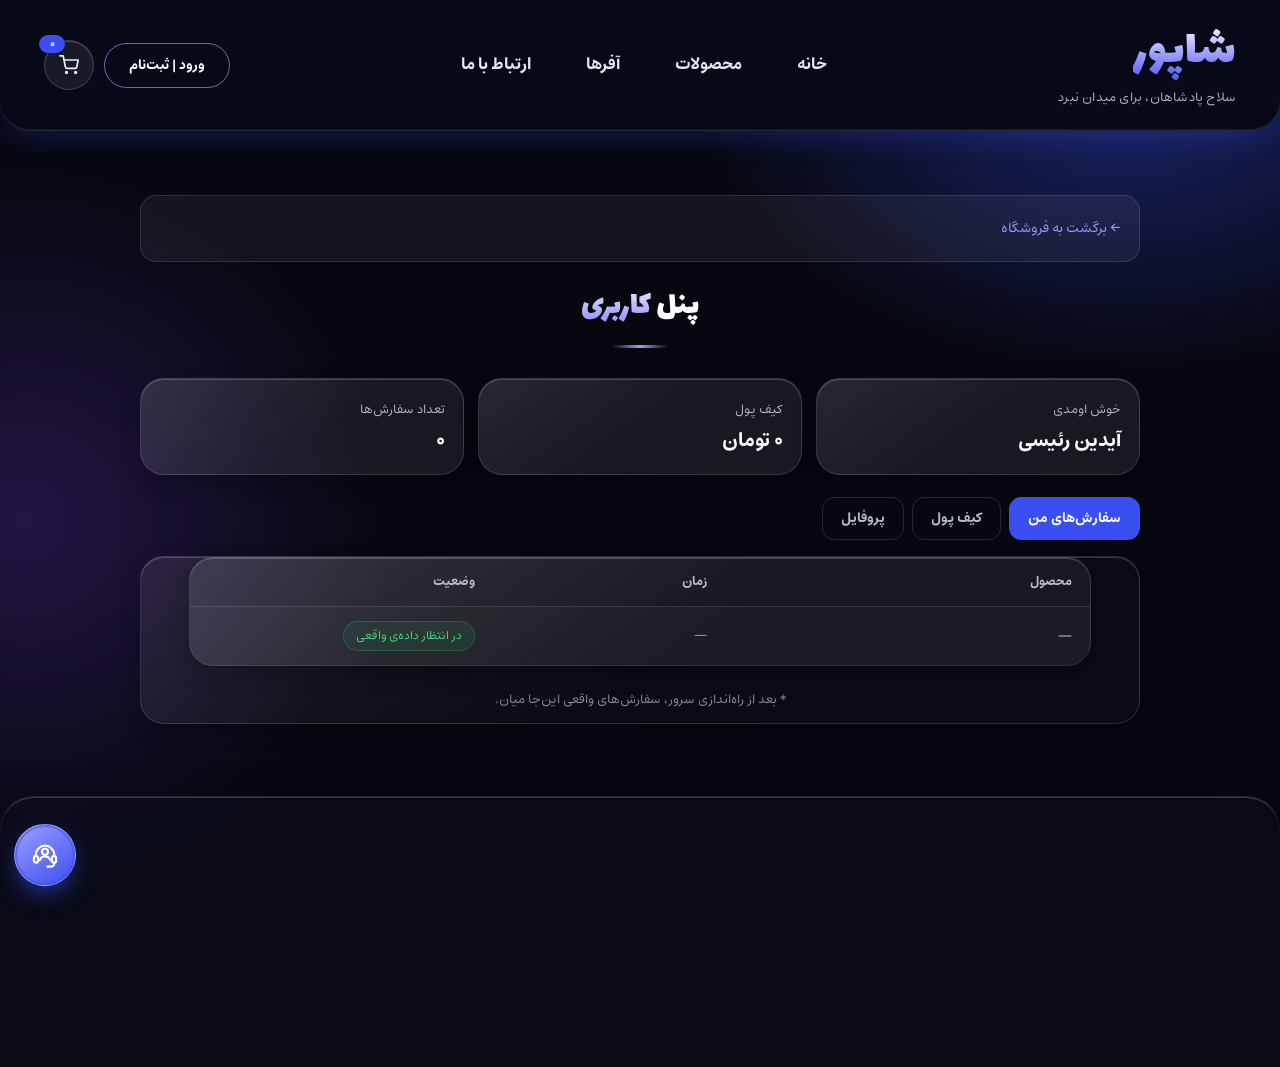
<file: dashboard.html>
<!DOCTYPE html>
<html lang="fa" dir="rtl">
<head>
    <meta charset="UTF-8">
    <meta name="viewport" content="width=device-width, initial-scale=1.0">
    <title>پنل کاربری | شاپور</title>


    <!-- فایل استایل (ظاهر سایت) -->
    <link rel="stylesheet" href="style.css?v=19">
</head>
<body>

    <!-- هدر: بخش بالای صفحه -->
    <header>
        <!-- لوگو و شعار -->
        <div class="brand">
            <a href="index.html" class="logo-link"><h1 class="logo">شاپور</h1></a>
            <p class="slogan">سلاح پادشاهان، برای میدان نبرد</p>
        </div>

        <!-- منو -->
        <nav>
            <a href="index.html">خانه</a>
            <a href="#cp">محصولات</a>
            <a href="#offers">آفرها</a>
            <a href="contact.html">ارتباط با ما</a>
        </nav>

        <!-- حساب کاربری و سبد خرید -->
        <div class="actions">
            <a href="auth.html" class="btn btn-sm">ورود | ثبت‌نام</a>
            <a href="cart.html" class="cart-btn" title="سبد خرید">
                <i class="ic i-cart"></i><span class="cart-count">۰</span>
            </a>
        </div>
    </header>

    <section class="products page-wide">
        <a href="index.html" class="back-link top">← برگشت به فروشگاه</a>
        <h2 class="section-title">پنل <span>کاربری</span></h2>

        <div class="dash-top">
            <div class="dash-card"><span class="small">خوش اومدی</span><b>آیدین رئیسی</b></div>
            <div class="dash-card"><span class="small">کیف پول</span><b>۰ تومان</b></div>
            <div class="dash-card"><span class="small">تعداد سفارش‌ها</span><b>۰</b></div>
        </div>

        <div class="dash-tabs">
            <button class="dash-tab active" data-tab="orders">سفارش‌های من</button>
            <button class="dash-tab" data-tab="wallet">کیف پول</button>
            <button class="dash-tab" data-tab="profile">پروفایل</button>
        </div>

        <div class="dash-panel active" id="tab-orders">
            <div class="orders">
                <div class="order head"><span>محصول</span><span>زمان</span><span>وضعیت</span></div>
                <div class="order"><span>—</span><span class="small">—</span><span class="state done">در انتظار داده‌ی واقعی</span></div>
            </div>
            <p class="note">* بعد از راه‌اندازی سرور، سفارش‌های واقعی این‌جا میان.</p>
        </div>

        <div class="dash-panel" id="tab-wallet">
            <div class="doc">
                <p>موجودی کیف پول: <b>۰ تومان</b></p>
                <button class="btn">افزایش موجودی</button>
                <p class="note">* نمایشی — پرداخت با سرور فعال می‌شه.</p>
            </div>
        </div>

        <div class="dash-panel" id="tab-profile">
            <form class="contact-form" onsubmit="return false" style="margin:0;max-width:none;">
                <label class="field"><span>نام و نام خانوادگی</span><input type="text" value="آیدین رئیسی"></label>
                <label class="field"><span>شماره موبایل</span><input type="tel" placeholder="۰۹۱۲۰۰۰۰۰۰۰"></label>
                <button class="btn">ذخیره</button>
            </form>
        </div>
    </section>

    <!-- ===== فوتر ===== -->
    <footer id="contact">
        <div class="foot-grid">
            <div>
                <h3 class="logo foot-logo">شاپور</h3>
                <p class="small">شاپ گیمرهای ایرانی؛ خرید CP و آفرهای کالاف دیوتی موبایل با تحویل سریع.</p>
            </div>
            <div>
                <h4>دسترسی سریع</h4>
                <a href="index.html#cp">بسته‌های CP</a>
                <a href="index.html#offers">آفرهای ویژه</a>
                <a href="terms.html">قوانین و مقررات</a>
                <a href="index.html#faq">سوالات متداول</a>
            </div>
            <div>
                <h4>ارتباط با ما</h4>
                <a href="contact.html">تلگرام پشتیبانی</a>
                <a href="contact.html">اینستاگرام</a>
                <a href="contact.html">ایمیل</a>
            </div>
        </div>
        <p class="copy">© تمام حقوق برای شاپور محفوظ است.</p>
    </footer>

    <!-- نوار پایین صفحه (فقط روی موبایل دیده می‌شه) -->
    <nav class="bottom-bar">
        <a href="index.html"><span><i class="ic i-home"></i></span>خانه</a>
        <a href="#cp"><span><i class="ic i-grid"></i></span>محصولات</a>
        <a href="cart.html"><span><i class="ic i-cart"></i></span>سبد</a>
        <a href="#"><span><i class="ic i-box"></i></span>سفارش‌ها</a>
        <a href="auth.html"><span><i class="ic i-user"></i></span>حساب</a>
    </nav>

    <!-- ===== دکمه و پنجره‌ی پشتیبانی (شناور) ===== -->
    <div class="support" id="support">
        <div class="support-box" id="support-box">
            <div class="support-head">
                <div>
                    <b>پشتیبانی شاپور</b>
                    <span class="online">● آنلاین</span>
                </div>
                <button class="support-close" id="support-close" aria-label="بستن">✕</button>
            </div>
            <div class="support-body">
                <div class="support-msg">سلام! <i class="ic i-hand"></i> چطور می‌تونم کمکت کنم؟ سفارش‌ها معمولاً زیر ۲۰ دقیقه تحویل می‌شن.</div>
                <a href="#" class="support-link"><i class="ic i-chat"></i> چت در تلگرام</a>
                <a href="index.html#faq" class="support-link"><i class="ic i-help"></i> سوالات متداول</a>
                <a href="contact.html" class="support-link"><i class="ic i-phone"></i> راه‌های ارتباطی</a>
            </div>
            <div class="support-foot">
                <input type="text" placeholder="پیامت رو بنویس..." id="support-input">
                <button id="support-send" aria-label="ارسال">↩</button>
            </div>
        </div>
        <button class="support-btn" id="support-btn" aria-label="پشتیبانی"><svg viewBox="0 0 24 24" width="28" height="28" fill="none" stroke="currentColor" stroke-width="1.8" stroke-linecap="round" stroke-linejoin="round" aria-hidden="true"><path d="M4 13v-1a8 8 0 0 1 16 0v1"/><rect x="2.5" y="13" width="3.5" height="5.5" rx="1.4"/><rect x="18" y="13" width="3.5" height="5.5" rx="1.4"/><path d="M20 18.5v.5a3 3 0 0 1-3 3h-3"/><circle cx="12" cy="9.2" r="2.6"/><path d="M7.5 16.5a4.7 4.7 0 0 1 9 0"/></svg></button>
    </div>

    <script src="dashboard.js"></script>
    <script src="ui.js?v=12"></script>
    <script src="support.js"></script>
</body>
</html>
</file>
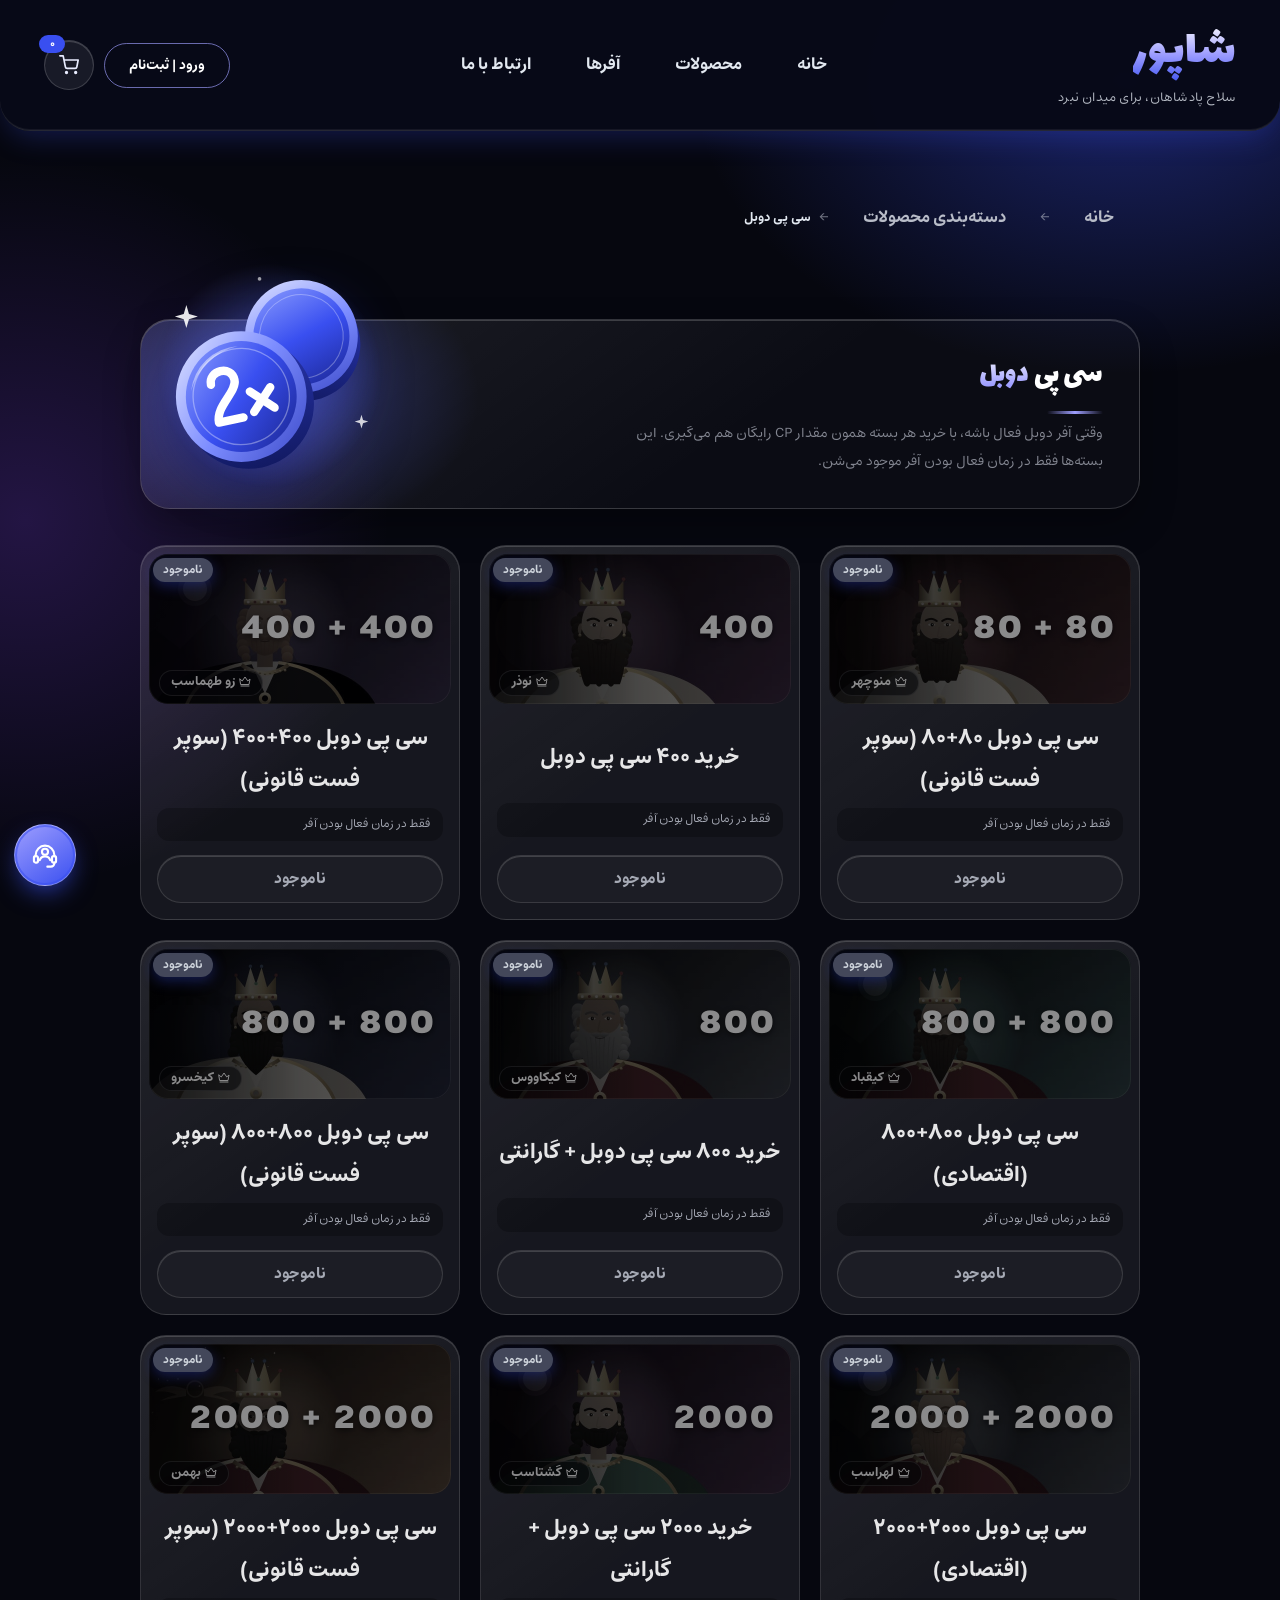
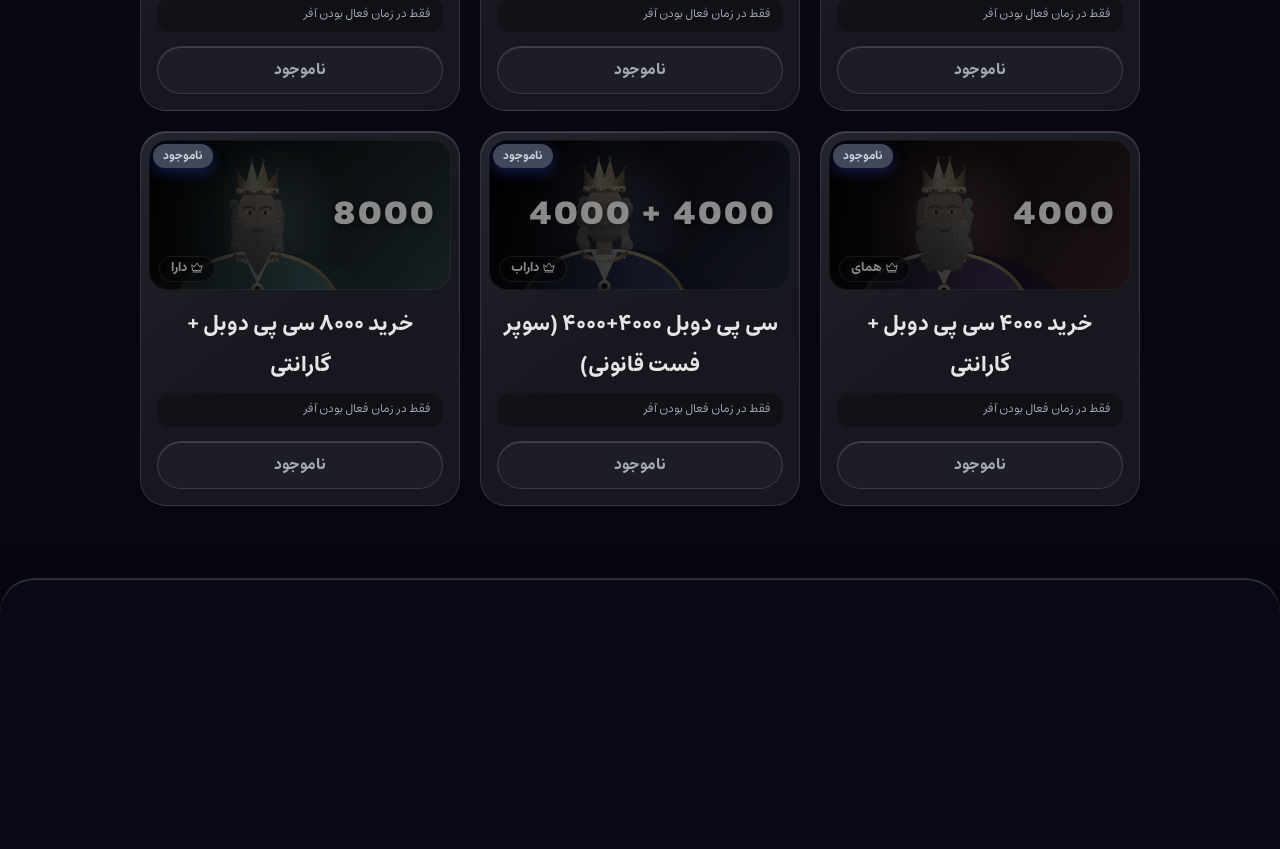
<file: double.html>
<!DOCTYPE html>
<html lang="fa" dir="rtl">
<head>
    <meta charset="UTF-8">
    <meta name="viewport" content="width=device-width, initial-scale=1.0">
    <title>سی پی دوبل کالاف دیوتی موبایل | شاپور</title>


    <!-- فایل استایل (ظاهر سایت) -->
    <link rel="stylesheet" href="style.css?v=19">
</head>
<body>

    <!-- هدر: بخش بالای صفحه -->
    <header>
        <!-- لوگو و شعار -->
        <div class="brand">
            <a href="index.html" class="logo-link"><h1 class="logo">شاپور</h1></a>
            <p class="slogan">سلاح پادشاهان، برای میدان نبرد</p>
        </div>

        <!-- منو -->
        <nav>
            <a href="index.html">خانه</a>
            <a href="cp.html">محصولات</a>
            <a href="offers.html">آفرها</a>
            <a href="contact.html">ارتباط با ما</a>
        </nav>

        <!-- حساب کاربری و سبد خرید -->
        <div class="actions">
            <a href="auth.html" class="btn btn-sm">ورود | ثبت‌نام</a>
            <a href="cart.html" class="cart-btn" title="سبد خرید">
                <i class="ic i-cart"></i><span class="cart-count">۰</span>
            </a>
        </div>
    </header>
    <section class="products cat-page">
    <nav class="crumb">
        <a href="index.html">خانه</a>
        <span class="sep">←</span>
        <a href="index.html">دسته‌بندی محصولات</a>
        <span class="sep">←</span>
        <span class="cur">سی پی دوبل</span>
    </nav>
        <div class="page-banner">
            <div class="banner-bg"></div>
            <div class="banner-text">
                <h2 class="section-title">سی پی <span>دوبل</span></h2>
                <p class="section-sub">وقتی آفر دوبل فعال باشه، با خرید هر بسته همون مقدار CP رایگان هم می‌گیری. این بسته‌ها فقط در زمان فعال بودن آفر موجود می‌شن.</p>
            </div>
            <img class="banner-subject" src="images/subject-double.svg" alt="">
        </div>

        <div class="grid">
            <div class="card sold" style="--img: url('images/k/double-01.jpg')">
                <span class="badge soldout">ناموجود</span>
                <div class="card-img">
                    <span class="img-amount" dir="ltr">80 + 80</span>
                    <span class="img-label">منوچهر</span>
                </div>
                <div class="card-body">
                    <h3>سی پی دوبل ۸۰+۸۰ (سوپر فست قانونی)</h3>
                    <div class="meta">
                        <span class="tag">فقط در زمان فعال بودن آفر</span>
                    </div>
                    <div class="buy-row">
                        <span class="price">ناموجود</span>
                    </div>
                </div>
            </div>

            <div class="card sold" style="--img: url('images/k/double-02.jpg')">
                <span class="badge soldout">ناموجود</span>
                <div class="card-img">
                    <span class="img-amount" dir="ltr">400</span>
                    <span class="img-label">نوذر</span>
                </div>
                <div class="card-body">
                    <h3>خرید ۴۰۰ سی پی دوبل</h3>
                    <div class="meta">
                        <span class="tag">فقط در زمان فعال بودن آفر</span>
                    </div>
                    <div class="buy-row">
                        <span class="price">ناموجود</span>
                    </div>
                </div>
            </div>

            <div class="card sold" style="--img: url('images/k/double-03.jpg')">
                <span class="badge soldout">ناموجود</span>
                <div class="card-img">
                    <span class="img-amount" dir="ltr">400 + 400</span>
                    <span class="img-label">زو طهماسب</span>
                </div>
                <div class="card-body">
                    <h3>سی پی دوبل ۴۰۰+۴۰۰ (سوپر فست قانونی)</h3>
                    <div class="meta">
                        <span class="tag">فقط در زمان فعال بودن آفر</span>
                    </div>
                    <div class="buy-row">
                        <span class="price">ناموجود</span>
                    </div>
                </div>
            </div>

            <div class="card sold" style="--img: url('images/k/double-04.jpg')">
                <span class="badge soldout">ناموجود</span>
                <div class="card-img">
                    <span class="img-amount" dir="ltr">800 + 800</span>
                    <span class="img-label">کیقباد</span>
                </div>
                <div class="card-body">
                    <h3>سی پی دوبل ۸۰۰+۸۰۰ (اقتصادی)</h3>
                    <div class="meta">
                        <span class="tag">فقط در زمان فعال بودن آفر</span>
                    </div>
                    <div class="buy-row">
                        <span class="price">ناموجود</span>
                    </div>
                </div>
            </div>

            <div class="card sold" style="--img: url('images/k/double-05.jpg')">
                <span class="badge soldout">ناموجود</span>
                <div class="card-img">
                    <span class="img-amount" dir="ltr">800</span>
                    <span class="img-label">کیکاووس</span>
                </div>
                <div class="card-body">
                    <h3>خرید ۸۰۰ سی پی دوبل + گارانتی</h3>
                    <div class="meta">
                        <span class="tag">فقط در زمان فعال بودن آفر</span>
                    </div>
                    <div class="buy-row">
                        <span class="price">ناموجود</span>
                    </div>
                </div>
            </div>

            <div class="card sold" style="--img: url('images/k/double-06.jpg')">
                <span class="badge soldout">ناموجود</span>
                <div class="card-img">
                    <span class="img-amount" dir="ltr">800 + 800</span>
                    <span class="img-label">کیخسرو</span>
                </div>
                <div class="card-body">
                    <h3>سی پی دوبل ۸۰۰+۸۰۰ (سوپر فست قانونی)</h3>
                    <div class="meta">
                        <span class="tag">فقط در زمان فعال بودن آفر</span>
                    </div>
                    <div class="buy-row">
                        <span class="price">ناموجود</span>
                    </div>
                </div>
            </div>

            <div class="card sold" style="--img: url('images/k/double-07.jpg')">
                <span class="badge soldout">ناموجود</span>
                <div class="card-img">
                    <span class="img-amount" dir="ltr">2000 + 2000</span>
                    <span class="img-label">لهراسب</span>
                </div>
                <div class="card-body">
                    <h3>سی پی دوبل ۲۰۰۰+۲۰۰۰ (اقتصادی)</h3>
                    <div class="meta">
                        <span class="tag">فقط در زمان فعال بودن آفر</span>
                    </div>
                    <div class="buy-row">
                        <span class="price">ناموجود</span>
                    </div>
                </div>
            </div>

            <div class="card sold" style="--img: url('images/k/double-08.jpg')">
                <span class="badge soldout">ناموجود</span>
                <div class="card-img">
                    <span class="img-amount" dir="ltr">2000</span>
                    <span class="img-label">گشتاسب</span>
                </div>
                <div class="card-body">
                    <h3>خرید ۲۰۰۰ سی پی دوبل + گارانتی</h3>
                    <div class="meta">
                        <span class="tag">فقط در زمان فعال بودن آفر</span>
                    </div>
                    <div class="buy-row">
                        <span class="price">ناموجود</span>
                    </div>
                </div>
            </div>

            <div class="card sold" style="--img: url('images/k/double-09.jpg')">
                <span class="badge soldout">ناموجود</span>
                <div class="card-img">
                    <span class="img-amount" dir="ltr">2000 + 2000</span>
                    <span class="img-label">بهمن</span>
                </div>
                <div class="card-body">
                    <h3>سی پی دوبل ۲۰۰۰+۲۰۰۰ (سوپر فست قانونی)</h3>
                    <div class="meta">
                        <span class="tag">فقط در زمان فعال بودن آفر</span>
                    </div>
                    <div class="buy-row">
                        <span class="price">ناموجود</span>
                    </div>
                </div>
            </div>

            <div class="card sold" style="--img: url('images/k/double-10.jpg')">
                <span class="badge soldout">ناموجود</span>
                <div class="card-img">
                    <span class="img-amount" dir="ltr">4000</span>
                    <span class="img-label">همای</span>
                </div>
                <div class="card-body">
                    <h3>خرید ۴۰۰۰ سی پی دوبل + گارانتی</h3>
                    <div class="meta">
                        <span class="tag">فقط در زمان فعال بودن آفر</span>
                    </div>
                    <div class="buy-row">
                        <span class="price">ناموجود</span>
                    </div>
                </div>
            </div>

            <div class="card sold" style="--img: url('images/k/double-11.jpg')">
                <span class="badge soldout">ناموجود</span>
                <div class="card-img">
                    <span class="img-amount" dir="ltr">4000 + 4000</span>
                    <span class="img-label">داراب</span>
                </div>
                <div class="card-body">
                    <h3>سی پی دوبل ۴۰۰۰+۴۰۰۰ (سوپر فست قانونی)</h3>
                    <div class="meta">
                        <span class="tag">فقط در زمان فعال بودن آفر</span>
                    </div>
                    <div class="buy-row">
                        <span class="price">ناموجود</span>
                    </div>
                </div>
            </div>

            <div class="card sold" style="--img: url('images/k/double-12.jpg')">
                <span class="badge soldout">ناموجود</span>
                <div class="card-img">
                    <span class="img-amount" dir="ltr">8000</span>
                    <span class="img-label">دارا</span>
                </div>
                <div class="card-body">
                    <h3>خرید ۸۰۰۰ سی پی دوبل + گارانتی</h3>
                    <div class="meta">
                        <span class="tag">فقط در زمان فعال بودن آفر</span>
                    </div>
                    <div class="buy-row">
                        <span class="price">ناموجود</span>
                    </div>
                </div>
            </div>
        </div>
    </section>

    <!-- ===== فوتر ===== -->
    <footer id="contact">
        <div class="foot-grid">
            <div>
                <h3 class="logo foot-logo">شاپور</h3>
                <p class="small">شاپ گیمرهای ایرانی؛ خرید CP و آفرهای کالاف دیوتی موبایل با تحویل سریع.</p>
            </div>
            <div>
                <h4>دسترسی سریع</h4>
                <a href="cp.html">بسته‌های CP</a>
                <a href="offers.html">آفرهای ویژه</a>
                <a href="terms.html">قوانین و مقررات</a>
                <a href="index.html#faq">سوالات متداول</a>
            </div>
            <div>
                <h4>ارتباط با ما</h4>
                <a href="contact.html">تلگرام پشتیبانی</a>
                <a href="contact.html">اینستاگرام</a>
                <a href="contact.html">ایمیل</a>
            </div>
        </div>
        <p class="copy">© تمام حقوق برای شاپور محفوظ است.</p>
    </footer>

    <!-- نوار پایین صفحه (فقط روی موبایل دیده می‌شه) -->
    <nav class="bottom-bar">
        <a href="index.html"><span><i class="ic i-home"></i></span>خانه</a>
        <a href="cp.html"><span><i class="ic i-grid"></i></span>محصولات</a>
        <a href="cart.html"><span><i class="ic i-cart"></i></span>سبد</a>
        <a href="#"><span><i class="ic i-box"></i></span>سفارش‌ها</a>
        <a href="auth.html"><span><i class="ic i-user"></i></span>حساب</a>
    </nav>

    <!-- فایل جاوااسکریپت (افکت‌های حرکتی) -->
    <!-- ===== دکمه و پنجره‌ی پشتیبانی (شناور) ===== -->
    <div class="support" id="support">
        <div class="support-box" id="support-box">
            <div class="support-head">
                <div>
                    <b>پشتیبانی شاپور</b>
                    <span class="online">● آنلاین</span>
                </div>
                <button class="support-close" id="support-close" aria-label="بستن">✕</button>
            </div>
            <div class="support-body">
                <div class="support-msg">سلام! <i class="ic i-hand"></i> چطور می‌تونم کمکت کنم؟ سفارش‌ها معمولاً زیر ۲۰ دقیقه تحویل می‌شن.</div>
                <a href="#" class="support-link"><i class="ic i-chat"></i> چت در تلگرام</a>
                <a href="index.html#faq" class="support-link"><i class="ic i-help"></i> سوالات متداول</a>
                <a href="contact.html" class="support-link"><i class="ic i-phone"></i> راه‌های ارتباطی</a>
            </div>
            <div class="support-foot">
                <input type="text" placeholder="پیامت رو بنویس..." id="support-input">
                <button id="support-send" aria-label="ارسال">↩</button>
            </div>
        </div>
        <button class="support-btn" id="support-btn" aria-label="پشتیبانی"><svg viewBox="0 0 24 24" width="28" height="28" fill="none" stroke="currentColor" stroke-width="1.8" stroke-linecap="round" stroke-linejoin="round" aria-hidden="true"><path d="M4 13v-1a8 8 0 0 1 16 0v1"/><rect x="2.5" y="13" width="3.5" height="5.5" rx="1.4"/><rect x="18" y="13" width="3.5" height="5.5" rx="1.4"/><path d="M20 18.5v.5a3 3 0 0 1-3 3h-3"/><circle cx="12" cy="9.2" r="2.6"/><path d="M7.5 16.5a4.7 4.7 0 0 1 9 0"/></svg></button>
    </div>

    <script src="script.js"></script>
    <script src="ui.js?v=12"></script>
    <script src="support.js"></script>
</body>
</html>
</file>
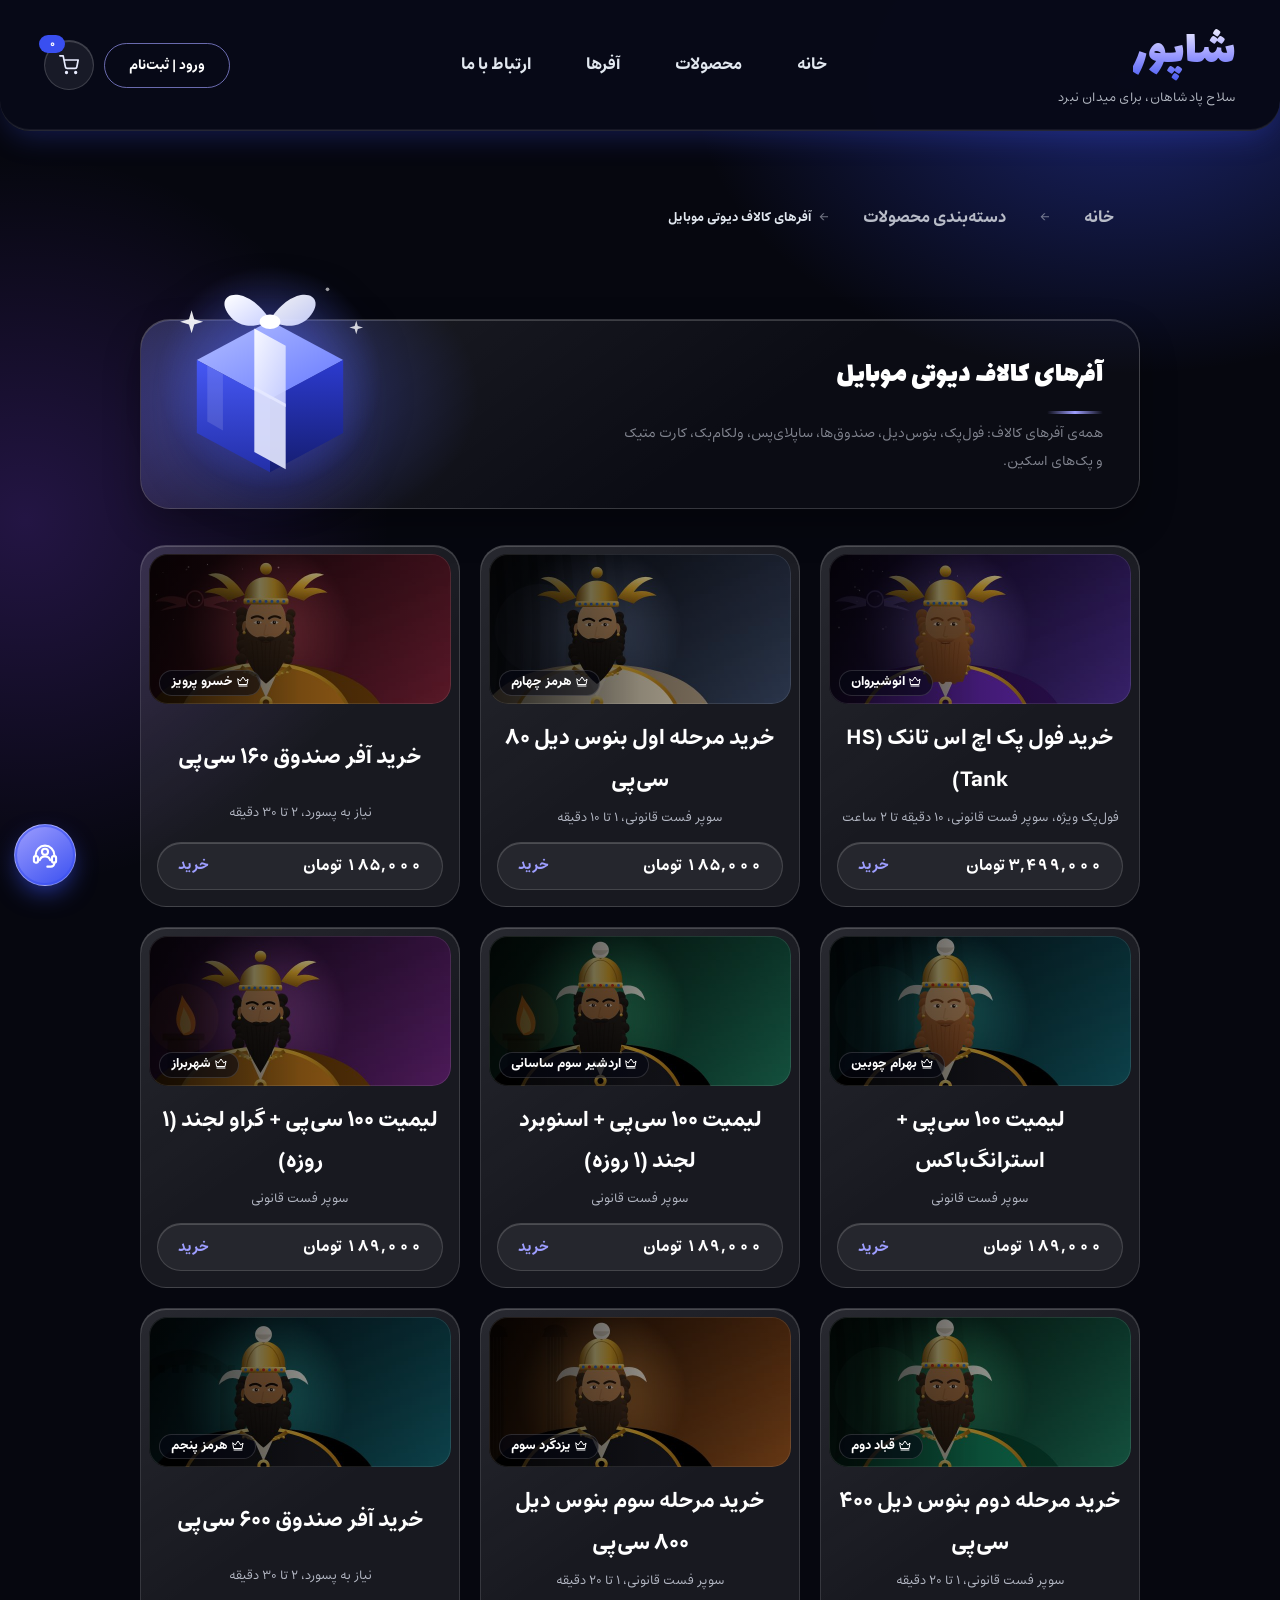
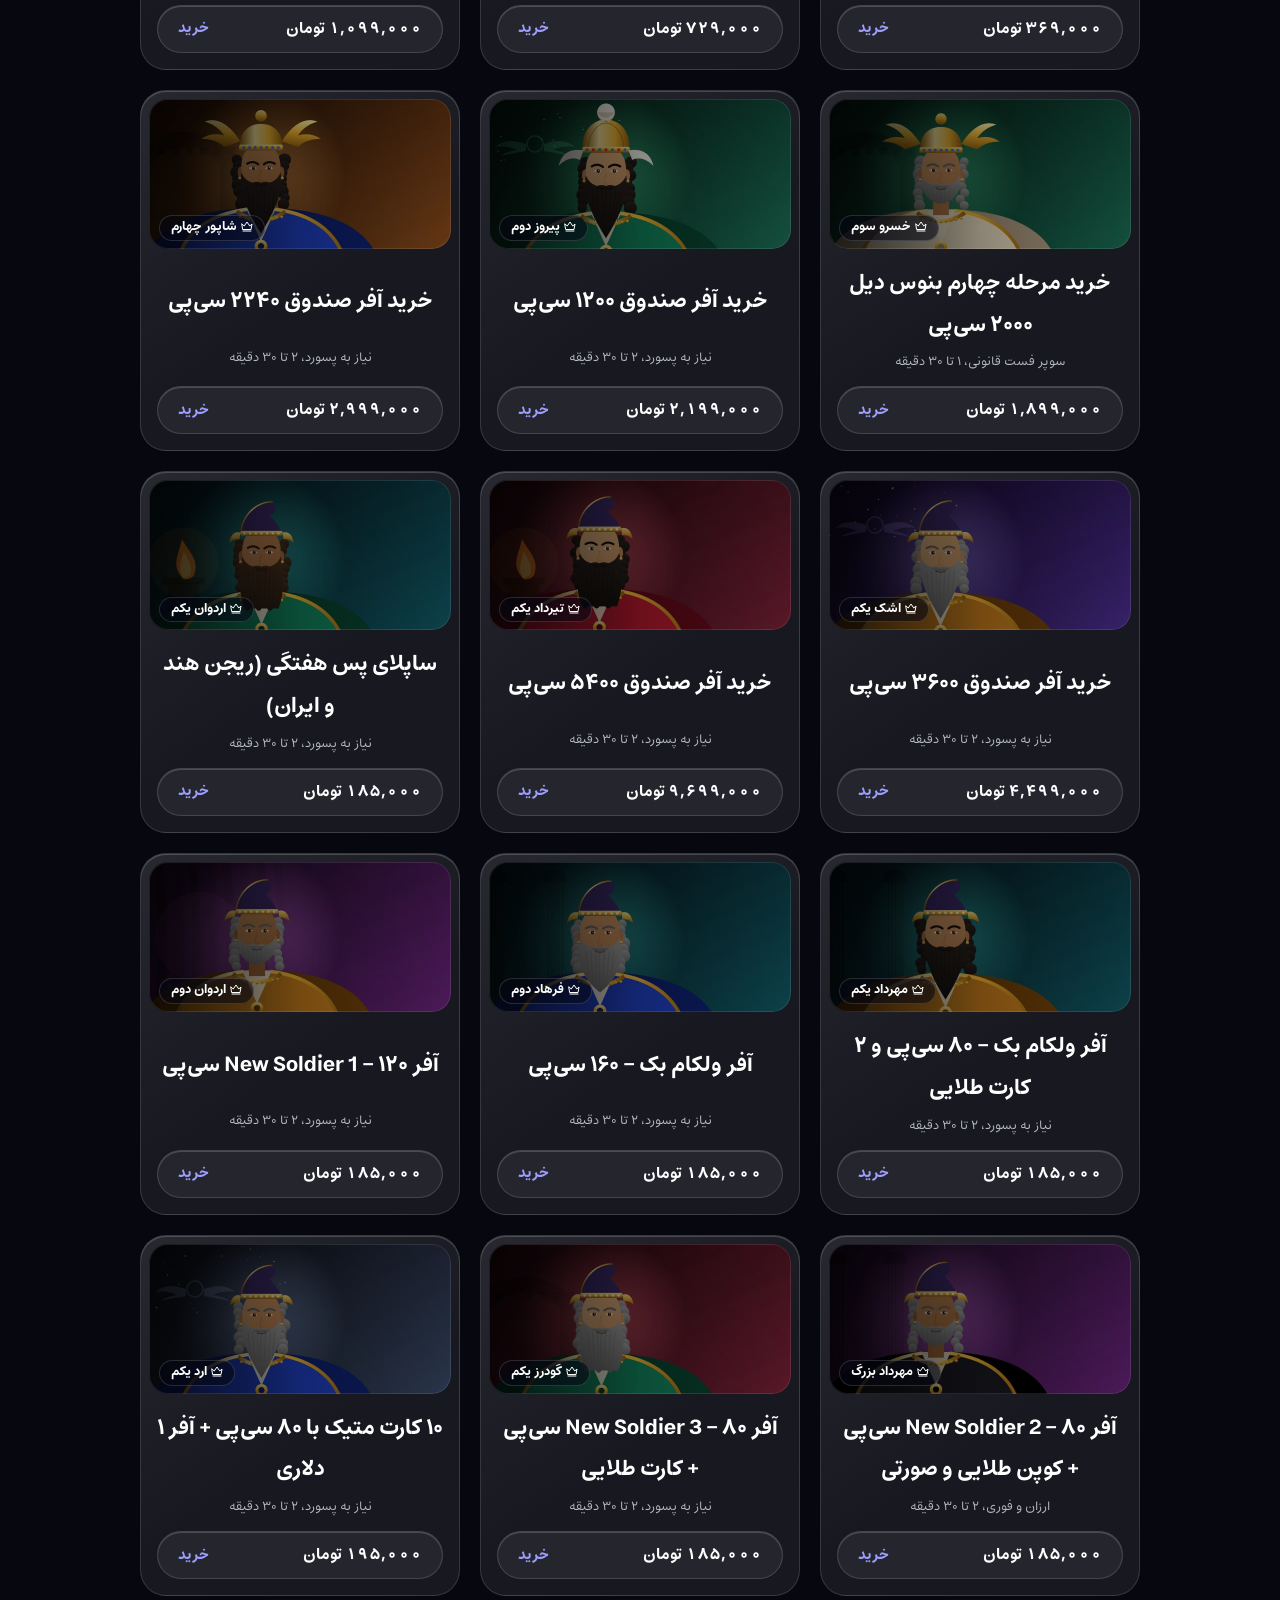
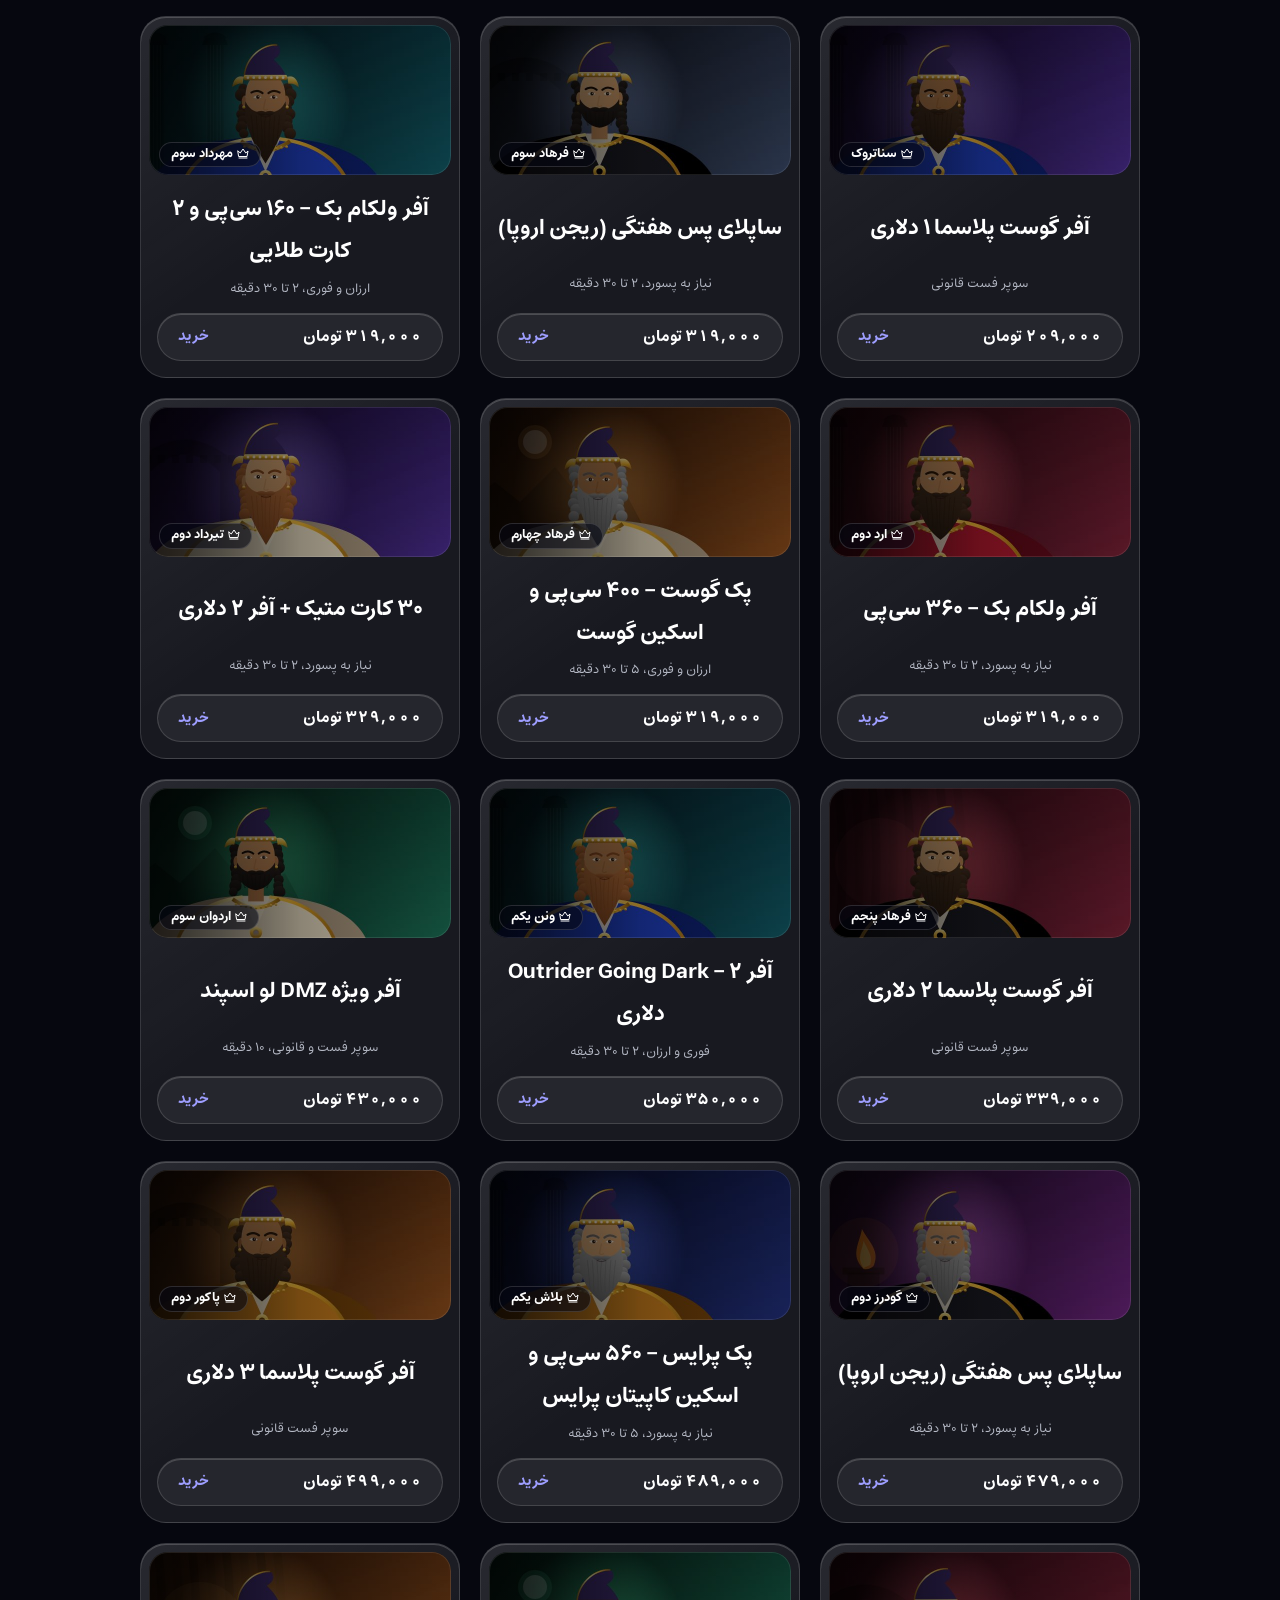
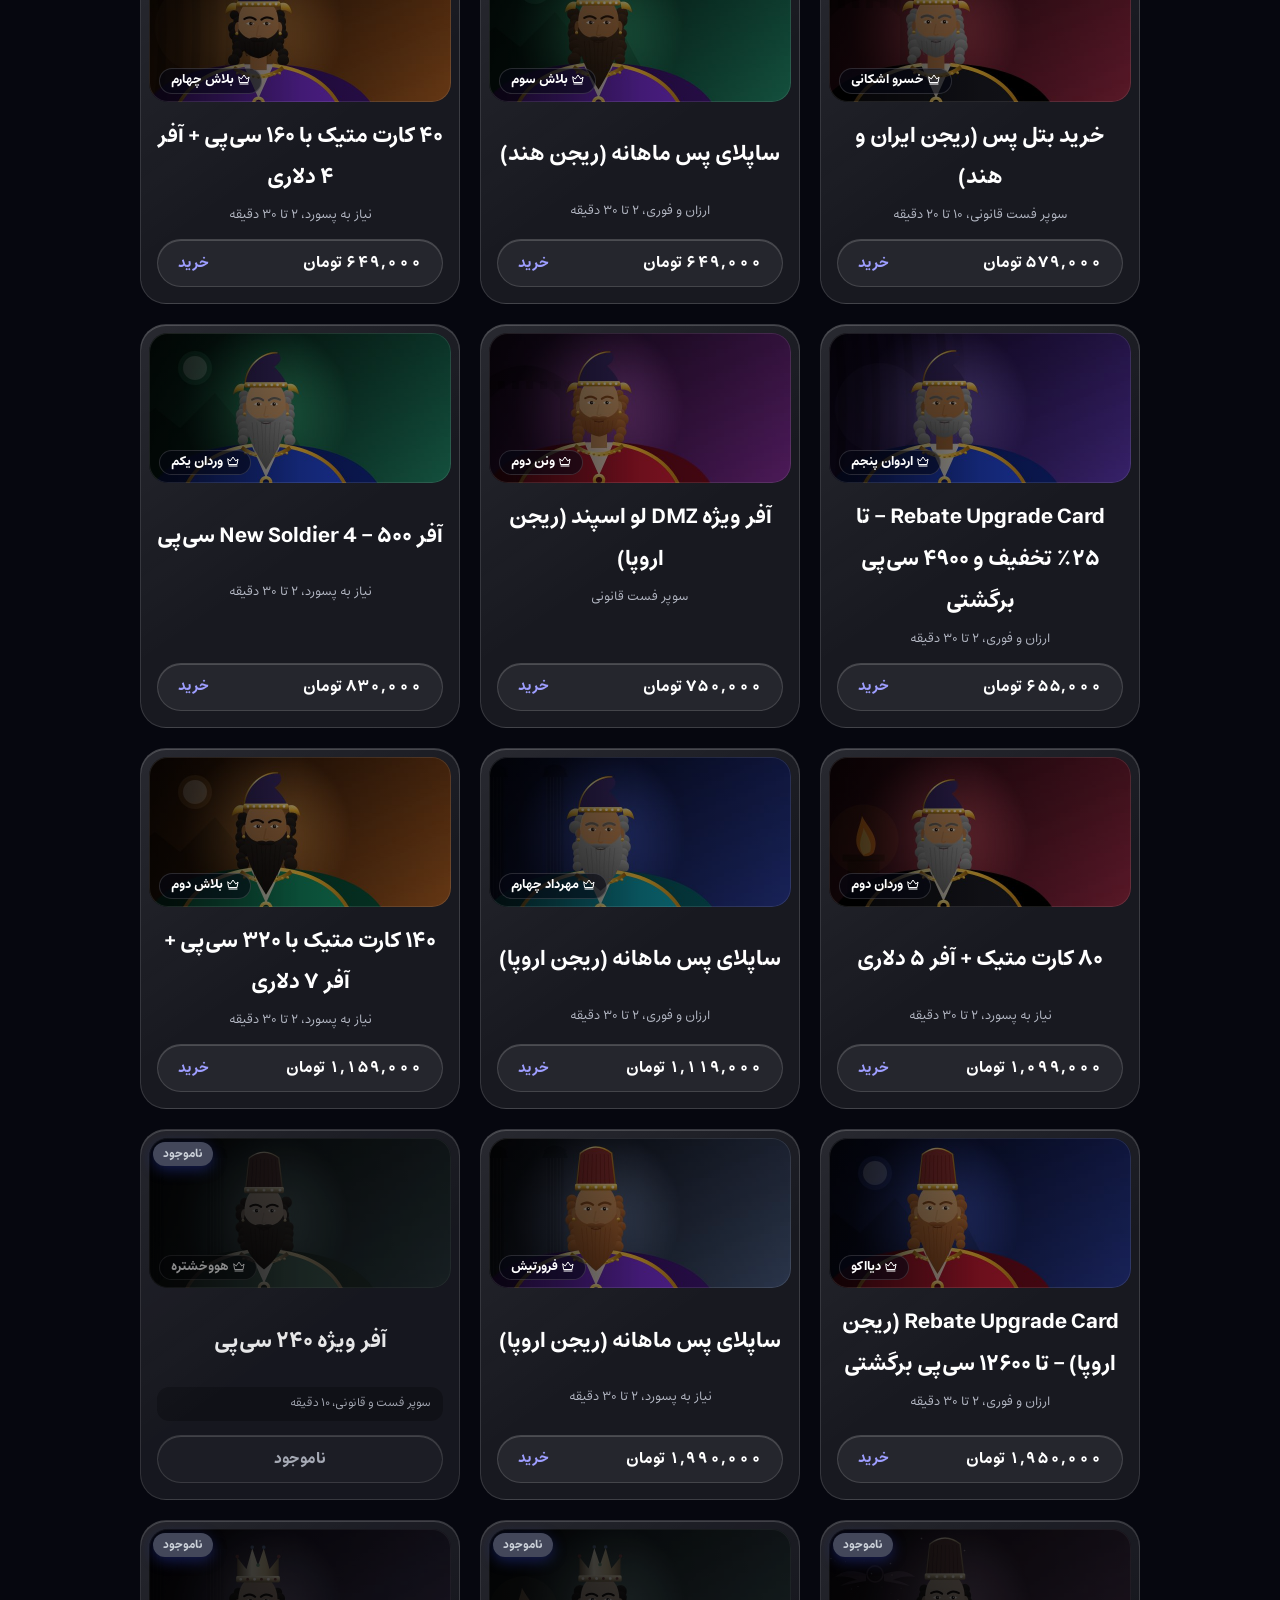
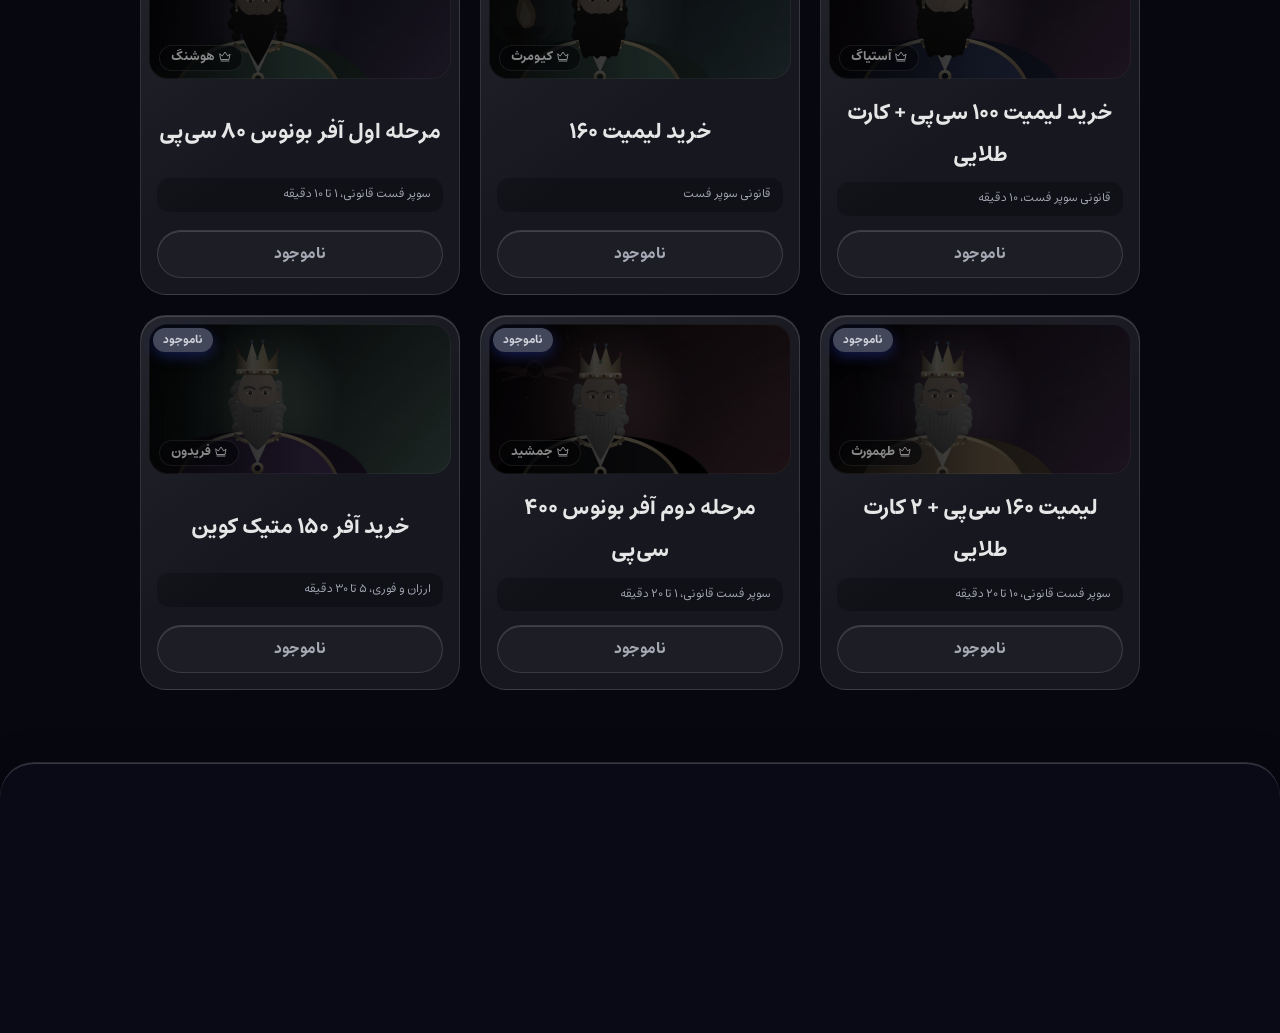
<file: offers.html>
<!DOCTYPE html>
<html lang="fa" dir="rtl">
<head>
    <meta charset="UTF-8">
    <meta name="viewport" content="width=device-width, initial-scale=1.0">
    <title>آفرهای کالاف دیوتی موبایل | شاپور</title>


    <!-- فایل استایل (ظاهر سایت) -->
    <link rel="stylesheet" href="style.css?v=19">
    <script>if('IntersectionObserver' in window)document.documentElement.className+=' lz';</script>
</head>
<body>

    <!-- هدر: بخش بالای صفحه -->
    <header>
        <!-- لوگو و شعار -->
        <div class="brand">
            <a href="index.html" class="logo-link"><h1 class="logo">شاپور</h1></a>
            <p class="slogan">سلاح پادشاهان، برای میدان نبرد</p>
        </div>

        <!-- منو -->
        <nav>
            <a href="index.html">خانه</a>
            <a href="cp.html">محصولات</a>
            <a href="offers.html">آفرها</a>
            <a href="contact.html">ارتباط با ما</a>
        </nav>

        <!-- حساب کاربری و سبد خرید -->
        <div class="actions">
            <a href="auth.html" class="btn btn-sm">ورود | ثبت‌نام</a>
            <a href="cart.html" class="cart-btn" title="سبد خرید">
                <i class="ic i-cart"></i><span class="cart-count">۰</span>
            </a>
        </div>
    </header>
    <section class="products cat-page">
    <nav class="crumb">
        <a href="index.html">خانه</a>
        <span class="sep">←</span>
        <a href="index.html">دسته‌بندی محصولات</a>
        <span class="sep">←</span>
        <span class="cur">آفرهای کالاف دیوتی موبایل</span>
    </nav>
        <div class="page-banner">
            <div class="banner-bg"></div>
            <div class="banner-text">
                <h2 class="section-title">آفرهای کالاف دیوتی موبایل</h2>
                <p class="section-sub">همه‌ی آفرهای کالاف: فول‌پک، بنوس‌دیل، صندوق‌ها، ساپلای‌پس، ولکام‌بک، کارت متیک و پک‌های اسکین.</p>
            </div>
            <img class="banner-subject" src="images/subject-offer.svg" alt="">
        </div>

        <div class="grid">
            <div class="card" style="--img: url('images/k/offer-01.jpg')">
                <div class="card-img">
                    <span class="img-label">انوشیروان</span>
                    <span class="details">مشاهده جزئیات</span>
                </div>
                <div class="card-body">
                    <h3>خرید فول پک اچ اس تانک (HS Tank)</h3>
                    <p class="desc">فول‌پک ویژه، سوپر فست قانونی، ۱۰ دقیقه تا ۲ ساعت</p>
                    <div class="buy-row">
                        <span class="price">۳,۴۹۹,۰۰۰ تومان</span>
                        <span class="buy-link">خرید</span>
                    </div>
                </div>
            </div>

            <div class="card" style="--img: url('images/k/offer-02.jpg')">
                <div class="card-img">
                    <span class="img-label">هرمز چهارم</span>
                    <span class="details">مشاهده جزئیات</span>
                </div>
                <div class="card-body">
                    <h3>خرید مرحله اول بنوس دیل ۸۰ سی‌پی</h3>
                    <p class="desc">سوپر فست قانونی، ۱ تا ۱۰ دقیقه</p>
                    <div class="buy-row">
                        <span class="price">۱۸۵,۰۰۰ تومان</span>
                        <span class="buy-link">خرید</span>
                    </div>
                </div>
            </div>

            <div class="card" style="--img: url('images/k/offer-03.jpg')">
                <div class="card-img">
                    <span class="img-label">خسرو پرویز</span>
                    <span class="details">مشاهده جزئیات</span>
                </div>
                <div class="card-body">
                    <h3>خرید آفر صندوق ۱۶۰ سی‌پی</h3>
                    <p class="desc">نیاز به پسورد، ۲ تا ۳۰ دقیقه</p>
                    <div class="buy-row">
                        <span class="price">۱۸۵,۰۰۰ تومان</span>
                        <span class="buy-link">خرید</span>
                    </div>
                </div>
            </div>

            <div class="card" style="--img: url('images/k/offer-04.jpg')">
                <div class="card-img">
                    <span class="img-label">بهرام چوبین</span>
                    <span class="details">مشاهده جزئیات</span>
                </div>
                <div class="card-body">
                    <h3>لیمیت ۱۰۰ سی‌پی + استرانگ‌باکس</h3>
                    <p class="desc">سوپر فست قانونی</p>
                    <div class="buy-row">
                        <span class="price">۱۸۹,۰۰۰ تومان</span>
                        <span class="buy-link">خرید</span>
                    </div>
                </div>
            </div>

            <div class="card" style="--img: url('images/k/offer-05.jpg')">
                <div class="card-img">
                    <span class="img-label">اردشیر سوم ساسانی</span>
                    <span class="details">مشاهده جزئیات</span>
                </div>
                <div class="card-body">
                    <h3>لیمیت ۱۰۰ سی‌پی + اسنوبرد لجند (۱ روزه)</h3>
                    <p class="desc">سوپر فست قانونی</p>
                    <div class="buy-row">
                        <span class="price">۱۸۹,۰۰۰ تومان</span>
                        <span class="buy-link">خرید</span>
                    </div>
                </div>
            </div>

            <div class="card" style="--img: url('images/k/offer-06.jpg')">
                <div class="card-img">
                    <span class="img-label">شهربراز</span>
                    <span class="details">مشاهده جزئیات</span>
                </div>
                <div class="card-body">
                    <h3>لیمیت ۱۰۰ سی‌پی + گراو لجند (۱ روزه)</h3>
                    <p class="desc">سوپر فست قانونی</p>
                    <div class="buy-row">
                        <span class="price">۱۸۹,۰۰۰ تومان</span>
                        <span class="buy-link">خرید</span>
                    </div>
                </div>
            </div>

            <div class="card" style="--img: url('images/k/offer-07.jpg')">
                <div class="card-img">
                    <span class="img-label">قباد دوم</span>
                    <span class="details">مشاهده جزئیات</span>
                </div>
                <div class="card-body">
                    <h3>خرید مرحله دوم بنوس دیل ۴۰۰ سی‌پی</h3>
                    <p class="desc">سوپر فست قانونی، ۱ تا ۲۰ دقیقه</p>
                    <div class="buy-row">
                        <span class="price">۳۶۹,۰۰۰ تومان</span>
                        <span class="buy-link">خرید</span>
                    </div>
                </div>
            </div>

            <div class="card" style="--img: url('images/k/offer-08.jpg')">
                <div class="card-img">
                    <span class="img-label">یزدگرد سوم</span>
                    <span class="details">مشاهده جزئیات</span>
                </div>
                <div class="card-body">
                    <h3>خرید مرحله سوم بنوس دیل ۸۰۰ سی‌پی</h3>
                    <p class="desc">سوپر فست قانونی، ۱ تا ۲۰ دقیقه</p>
                    <div class="buy-row">
                        <span class="price">۷۲۹,۰۰۰ تومان</span>
                        <span class="buy-link">خرید</span>
                    </div>
                </div>
            </div>

            <div class="card" style="--img: url('images/k/offer-09.jpg')">
                <div class="card-img">
                    <span class="img-label">هرمز پنجم</span>
                    <span class="details">مشاهده جزئیات</span>
                </div>
                <div class="card-body">
                    <h3>خرید آفر صندوق ۶۰۰ سی‌پی</h3>
                    <p class="desc">نیاز به پسورد، ۲ تا ۳۰ دقیقه</p>
                    <div class="buy-row">
                        <span class="price">۱,۰۹۹,۰۰۰ تومان</span>
                        <span class="buy-link">خرید</span>
                    </div>
                </div>
            </div>

            <div class="card" style="--img: url('images/k/offer-10.jpg')">
                <div class="card-img">
                    <span class="img-label">خسرو سوم</span>
                    <span class="details">مشاهده جزئیات</span>
                </div>
                <div class="card-body">
                    <h3>خرید مرحله چهارم بنوس دیل ۲۰۰۰ سی‌پی</h3>
                    <p class="desc">سوپر فست قانونی، ۱ تا ۳۰ دقیقه</p>
                    <div class="buy-row">
                        <span class="price">۱,۸۹۹,۰۰۰ تومان</span>
                        <span class="buy-link">خرید</span>
                    </div>
                </div>
            </div>

            <div class="card" style="--img: url('images/k/offer-11.jpg')">
                <div class="card-img">
                    <span class="img-label">پیروز دوم</span>
                    <span class="details">مشاهده جزئیات</span>
                </div>
                <div class="card-body">
                    <h3>خرید آفر صندوق ۱۲۰۰ سی‌پی</h3>
                    <p class="desc">نیاز به پسورد، ۲ تا ۳۰ دقیقه</p>
                    <div class="buy-row">
                        <span class="price">۲,۱۹۹,۰۰۰ تومان</span>
                        <span class="buy-link">خرید</span>
                    </div>
                </div>
            </div>

            <div class="card" style="--img: url('images/k/offer-12.jpg')">
                <div class="card-img">
                    <span class="img-label">شاپور چهارم</span>
                    <span class="details">مشاهده جزئیات</span>
                </div>
                <div class="card-body">
                    <h3>خرید آفر صندوق ۲۲۴۰ سی‌پی</h3>
                    <p class="desc">نیاز به پسورد، ۲ تا ۳۰ دقیقه</p>
                    <div class="buy-row">
                        <span class="price">۲,۹۹۹,۰۰۰ تومان</span>
                        <span class="buy-link">خرید</span>
                    </div>
                </div>
            </div>

            <div class="card" style="--img: url('images/k/offer-13.jpg')">
                <div class="card-img">
                    <span class="img-label">اشک یکم</span>
                    <span class="details">مشاهده جزئیات</span>
                </div>
                <div class="card-body">
                    <h3>خرید آفر صندوق ۳۶۰۰ سی‌پی</h3>
                    <p class="desc">نیاز به پسورد، ۲ تا ۳۰ دقیقه</p>
                    <div class="buy-row">
                        <span class="price">۴,۴۹۹,۰۰۰ تومان</span>
                        <span class="buy-link">خرید</span>
                    </div>
                </div>
            </div>

            <div class="card" style="--img: url('images/k/offer-14.jpg')">
                <div class="card-img">
                    <span class="img-label">تیرداد یکم</span>
                    <span class="details">مشاهده جزئیات</span>
                </div>
                <div class="card-body">
                    <h3>خرید آفر صندوق ۵۴۰۰ سی‌پی</h3>
                    <p class="desc">نیاز به پسورد، ۲ تا ۳۰ دقیقه</p>
                    <div class="buy-row">
                        <span class="price">۹,۶۹۹,۰۰۰ تومان</span>
                        <span class="buy-link">خرید</span>
                    </div>
                </div>
            </div>

            <div class="card" style="--img: url('images/k/offer-15.jpg')">
                <div class="card-img">
                    <span class="img-label">اردوان یکم</span>
                    <span class="details">مشاهده جزئیات</span>
                </div>
                <div class="card-body">
                    <h3>ساپلای پس هفتگی (ریجن هند و ایران)</h3>
                    <p class="desc">نیاز به پسورد، ۲ تا ۳۰ دقیقه</p>
                    <div class="buy-row">
                        <span class="price">۱۸۵,۰۰۰ تومان</span>
                        <span class="buy-link">خرید</span>
                    </div>
                </div>
            </div>

            <div class="card" style="--img: url('images/k/offer-16.jpg')">
                <div class="card-img">
                    <span class="img-label">مهرداد یکم</span>
                    <span class="details">مشاهده جزئیات</span>
                </div>
                <div class="card-body">
                    <h3>آفر ولکام بک – ۸۰ سی‌پی و ۲ کارت طلایی</h3>
                    <p class="desc">نیاز به پسورد، ۲ تا ۳۰ دقیقه</p>
                    <div class="buy-row">
                        <span class="price">۱۸۵,۰۰۰ تومان</span>
                        <span class="buy-link">خرید</span>
                    </div>
                </div>
            </div>

            <div class="card" style="--img: url('images/k/offer-17.jpg')">
                <div class="card-img">
                    <span class="img-label">فرهاد دوم</span>
                    <span class="details">مشاهده جزئیات</span>
                </div>
                <div class="card-body">
                    <h3>آفر ولکام بک – ۱۶۰ سی‌پی</h3>
                    <p class="desc">نیاز به پسورد، ۲ تا ۳۰ دقیقه</p>
                    <div class="buy-row">
                        <span class="price">۱۸۵,۰۰۰ تومان</span>
                        <span class="buy-link">خرید</span>
                    </div>
                </div>
            </div>

            <div class="card" style="--img: url('images/k/offer-18.jpg')">
                <div class="card-img">
                    <span class="img-label">اردوان دوم</span>
                    <span class="details">مشاهده جزئیات</span>
                </div>
                <div class="card-body">
                    <h3>آفر New Soldier 1 – ۱۲۰ سی‌پی</h3>
                    <p class="desc">نیاز به پسورد، ۲ تا ۳۰ دقیقه</p>
                    <div class="buy-row">
                        <span class="price">۱۸۵,۰۰۰ تومان</span>
                        <span class="buy-link">خرید</span>
                    </div>
                </div>
            </div>

            <div class="card" style="--img: url('images/k/offer-19.jpg')">
                <div class="card-img">
                    <span class="img-label">مهرداد بزرگ</span>
                    <span class="details">مشاهده جزئیات</span>
                </div>
                <div class="card-body">
                    <h3>آفر New Soldier 2 – ۸۰ سی‌پی + کوپن طلایی و صورتی</h3>
                    <p class="desc">ارزان و فوری، ۲ تا ۳۰ دقیقه</p>
                    <div class="buy-row">
                        <span class="price">۱۸۵,۰۰۰ تومان</span>
                        <span class="buy-link">خرید</span>
                    </div>
                </div>
            </div>

            <div class="card" style="--img: url('images/k/offer-20.jpg')">
                <div class="card-img">
                    <span class="img-label">گودرز یکم</span>
                    <span class="details">مشاهده جزئیات</span>
                </div>
                <div class="card-body">
                    <h3>آفر New Soldier 3 – ۸۰ سی‌پی + کارت طلایی</h3>
                    <p class="desc">نیاز به پسورد، ۲ تا ۳۰ دقیقه</p>
                    <div class="buy-row">
                        <span class="price">۱۸۵,۰۰۰ تومان</span>
                        <span class="buy-link">خرید</span>
                    </div>
                </div>
            </div>

            <div class="card" style="--img: url('images/k/offer-21.jpg')">
                <div class="card-img">
                    <span class="img-label">ارد یکم</span>
                    <span class="details">مشاهده جزئیات</span>
                </div>
                <div class="card-body">
                    <h3>۱۰ کارت متیک با ۸۰ سی‌پی + آفر ۱ دلاری</h3>
                    <p class="desc">نیاز به پسورد، ۲ تا ۳۰ دقیقه</p>
                    <div class="buy-row">
                        <span class="price">۱۹۵,۰۰۰ تومان</span>
                        <span class="buy-link">خرید</span>
                    </div>
                </div>
            </div>

            <div class="card" style="--img: url('images/k/offer-22.jpg')">
                <div class="card-img">
                    <span class="img-label">سناتروک</span>
                    <span class="details">مشاهده جزئیات</span>
                </div>
                <div class="card-body">
                    <h3>آفر گوست پلاسما ۱ دلاری</h3>
                    <p class="desc">سوپر فست قانونی</p>
                    <div class="buy-row">
                        <span class="price">۲۰۹,۰۰۰ تومان</span>
                        <span class="buy-link">خرید</span>
                    </div>
                </div>
            </div>

            <div class="card" style="--img: url('images/k/offer-23.jpg')">
                <div class="card-img">
                    <span class="img-label">فرهاد سوم</span>
                    <span class="details">مشاهده جزئیات</span>
                </div>
                <div class="card-body">
                    <h3>ساپلای پس هفتگی (ریجن اروپا)</h3>
                    <p class="desc">نیاز به پسورد، ۲ تا ۳۰ دقیقه</p>
                    <div class="buy-row">
                        <span class="price">۳۱۹,۰۰۰ تومان</span>
                        <span class="buy-link">خرید</span>
                    </div>
                </div>
            </div>

            <div class="card" style="--img: url('images/k/offer-24.jpg')">
                <div class="card-img">
                    <span class="img-label">مهرداد سوم</span>
                    <span class="details">مشاهده جزئیات</span>
                </div>
                <div class="card-body">
                    <h3>آفر ولکام بک – ۱۶۰ سی‌پی و ۲ کارت طلایی</h3>
                    <p class="desc">ارزان و فوری، ۲ تا ۳۰ دقیقه</p>
                    <div class="buy-row">
                        <span class="price">۳۱۹,۰۰۰ تومان</span>
                        <span class="buy-link">خرید</span>
                    </div>
                </div>
            </div>

            <div class="card" style="--img: url('images/k/offer-25.jpg')">
                <div class="card-img">
                    <span class="img-label">ارد دوم</span>
                    <span class="details">مشاهده جزئیات</span>
                </div>
                <div class="card-body">
                    <h3>آفر ولکام بک – ۳۶۰ سی‌پی</h3>
                    <p class="desc">نیاز به پسورد، ۲ تا ۳۰ دقیقه</p>
                    <div class="buy-row">
                        <span class="price">۳۱۹,۰۰۰ تومان</span>
                        <span class="buy-link">خرید</span>
                    </div>
                </div>
            </div>

            <div class="card" style="--img: url('images/k/offer-26.jpg')">
                <div class="card-img">
                    <span class="img-label">فرهاد چهارم</span>
                    <span class="details">مشاهده جزئیات</span>
                </div>
                <div class="card-body">
                    <h3>پک گوست – ۴۰۰ سی‌پی و اسکین گوست</h3>
                    <p class="desc">ارزان و فوری، ۵ تا ۳۰ دقیقه</p>
                    <div class="buy-row">
                        <span class="price">۳۱۹,۰۰۰ تومان</span>
                        <span class="buy-link">خرید</span>
                    </div>
                </div>
            </div>

            <div class="card" style="--img: url('images/k/offer-27.jpg')">
                <div class="card-img">
                    <span class="img-label">تیرداد دوم</span>
                    <span class="details">مشاهده جزئیات</span>
                </div>
                <div class="card-body">
                    <h3>۳۰ کارت متیک + آفر ۲ دلاری</h3>
                    <p class="desc">نیاز به پسورد، ۲ تا ۳۰ دقیقه</p>
                    <div class="buy-row">
                        <span class="price">۳۲۹,۰۰۰ تومان</span>
                        <span class="buy-link">خرید</span>
                    </div>
                </div>
            </div>

            <div class="card" style="--img: url('images/k/offer-28.jpg')">
                <div class="card-img">
                    <span class="img-label">فرهاد پنجم</span>
                    <span class="details">مشاهده جزئیات</span>
                </div>
                <div class="card-body">
                    <h3>آفر گوست پلاسما ۲ دلاری</h3>
                    <p class="desc">سوپر فست قانونی</p>
                    <div class="buy-row">
                        <span class="price">۳۳۹,۰۰۰ تومان</span>
                        <span class="buy-link">خرید</span>
                    </div>
                </div>
            </div>

            <div class="card" style="--img: url('images/k/offer-29.jpg')">
                <div class="card-img">
                    <span class="img-label">ونن یکم</span>
                    <span class="details">مشاهده جزئیات</span>
                </div>
                <div class="card-body">
                    <h3>آفر Outrider Going Dark – ۲ دلاری</h3>
                    <p class="desc">فوری و ارزان، ۲ تا ۳۰ دقیقه</p>
                    <div class="buy-row">
                        <span class="price">۳۵۰,۰۰۰ تومان</span>
                        <span class="buy-link">خرید</span>
                    </div>
                </div>
            </div>

            <div class="card" style="--img: url('images/k/offer-30.jpg')">
                <div class="card-img">
                    <span class="img-label">اردوان سوم</span>
                    <span class="details">مشاهده جزئیات</span>
                </div>
                <div class="card-body">
                    <h3>آفر ویژه DMZ لو اسپند</h3>
                    <p class="desc">سوپر فست و قانونی، ۱۰ دقیقه</p>
                    <div class="buy-row">
                        <span class="price">۴۳۰,۰۰۰ تومان</span>
                        <span class="buy-link">خرید</span>
                    </div>
                </div>
            </div>

            <div class="card" style="--img: url('images/k/offer-31.jpg')">
                <div class="card-img">
                    <span class="img-label">گودرز دوم</span>
                    <span class="details">مشاهده جزئیات</span>
                </div>
                <div class="card-body">
                    <h3>ساپلای پس هفتگی (ریجن اروپا)</h3>
                    <p class="desc">نیاز به پسورد، ۲ تا ۳۰ دقیقه</p>
                    <div class="buy-row">
                        <span class="price">۴۷۹,۰۰۰ تومان</span>
                        <span class="buy-link">خرید</span>
                    </div>
                </div>
            </div>

            <div class="card" style="--img: url('images/k/offer-32.jpg')">
                <div class="card-img">
                    <span class="img-label">بلاش یکم</span>
                    <span class="details">مشاهده جزئیات</span>
                </div>
                <div class="card-body">
                    <h3>پک پرایس – ۵۶۰ سی‌پی و اسکین کاپیتان پرایس</h3>
                    <p class="desc">نیاز به پسورد، ۵ تا ۳۰ دقیقه</p>
                    <div class="buy-row">
                        <span class="price">۴۸۹,۰۰۰ تومان</span>
                        <span class="buy-link">خرید</span>
                    </div>
                </div>
            </div>

            <div class="card" style="--img: url('images/k/offer-33.jpg')">
                <div class="card-img">
                    <span class="img-label">پاکور دوم</span>
                    <span class="details">مشاهده جزئیات</span>
                </div>
                <div class="card-body">
                    <h3>آفر گوست پلاسما ۳ دلاری</h3>
                    <p class="desc">سوپر فست قانونی</p>
                    <div class="buy-row">
                        <span class="price">۴۹۹,۰۰۰ تومان</span>
                        <span class="buy-link">خرید</span>
                    </div>
                </div>
            </div>

            <div class="card" style="--img: url('images/k/offer-34.jpg')">
                <div class="card-img">
                    <span class="img-label">خسرو اشکانی</span>
                    <span class="details">مشاهده جزئیات</span>
                </div>
                <div class="card-body">
                    <h3>خرید بتل پس (ریجن ایران و هند)</h3>
                    <p class="desc">سوپر فست قانونی، ۱۰ تا ۲۰ دقیقه</p>
                    <div class="buy-row">
                        <span class="price">۵۷۹,۰۰۰ تومان</span>
                        <span class="buy-link">خرید</span>
                    </div>
                </div>
            </div>

            <div class="card" style="--img: url('images/k/offer-35.jpg')">
                <div class="card-img">
                    <span class="img-label">بلاش سوم</span>
                    <span class="details">مشاهده جزئیات</span>
                </div>
                <div class="card-body">
                    <h3>ساپلای پس ماهانه (ریجن هند)</h3>
                    <p class="desc">ارزان و فوری، ۲ تا ۳۰ دقیقه</p>
                    <div class="buy-row">
                        <span class="price">۶۴۹,۰۰۰ تومان</span>
                        <span class="buy-link">خرید</span>
                    </div>
                </div>
            </div>

            <div class="card" style="--img: url('images/k/offer-36.jpg')">
                <div class="card-img">
                    <span class="img-label">بلاش چهارم</span>
                    <span class="details">مشاهده جزئیات</span>
                </div>
                <div class="card-body">
                    <h3>۴۰ کارت متیک با ۱۶۰ سی‌پی + آفر ۴ دلاری</h3>
                    <p class="desc">نیاز به پسورد، ۲ تا ۳۰ دقیقه</p>
                    <div class="buy-row">
                        <span class="price">۶۴۹,۰۰۰ تومان</span>
                        <span class="buy-link">خرید</span>
                    </div>
                </div>
            </div>

            <div class="card" style="--img: url('images/k/offer-37.jpg')">
                <div class="card-img">
                    <span class="img-label">اردوان پنجم</span>
                    <span class="details">مشاهده جزئیات</span>
                </div>
                <div class="card-body">
                    <h3>Rebate Upgrade Card – تا ۲۵٪ تخفیف و ۴۹۰۰ سی‌پی برگشتی</h3>
                    <p class="desc">ارزان و فوری، ۲ تا ۳۰ دقیقه</p>
                    <div class="buy-row">
                        <span class="price">۶۵۵,۰۰۰ تومان</span>
                        <span class="buy-link">خرید</span>
                    </div>
                </div>
            </div>

            <div class="card" style="--img: url('images/k/offer-38.jpg')">
                <div class="card-img">
                    <span class="img-label">ونن دوم</span>
                    <span class="details">مشاهده جزئیات</span>
                </div>
                <div class="card-body">
                    <h3>آفر ویژه DMZ لو اسپند (ریجن اروپا)</h3>
                    <p class="desc">سوپر فست قانونی</p>
                    <div class="buy-row">
                        <span class="price">۷۵۰,۰۰۰ تومان</span>
                        <span class="buy-link">خرید</span>
                    </div>
                </div>
            </div>

            <div class="card" style="--img: url('images/k/offer-39.jpg')">
                <div class="card-img">
                    <span class="img-label">وردان یکم</span>
                    <span class="details">مشاهده جزئیات</span>
                </div>
                <div class="card-body">
                    <h3>آفر New Soldier 4 – ۵۰۰ سی‌پی</h3>
                    <p class="desc">نیاز به پسورد، ۲ تا ۳۰ دقیقه</p>
                    <div class="buy-row">
                        <span class="price">۸۳۰,۰۰۰ تومان</span>
                        <span class="buy-link">خرید</span>
                    </div>
                </div>
            </div>

            <div class="card" style="--img: url('images/k/offer-40.jpg')">
                <div class="card-img">
                    <span class="img-label">وردان دوم</span>
                    <span class="details">مشاهده جزئیات</span>
                </div>
                <div class="card-body">
                    <h3>۸۰ کارت متیک + آفر ۵ دلاری</h3>
                    <p class="desc">نیاز به پسورد، ۲ تا ۳۰ دقیقه</p>
                    <div class="buy-row">
                        <span class="price">۱,۰۹۹,۰۰۰ تومان</span>
                        <span class="buy-link">خرید</span>
                    </div>
                </div>
            </div>

            <div class="card" style="--img: url('images/k/offer-41.jpg')">
                <div class="card-img">
                    <span class="img-label">مهرداد چهارم</span>
                    <span class="details">مشاهده جزئیات</span>
                </div>
                <div class="card-body">
                    <h3>ساپلای پس ماهانه (ریجن اروپا)</h3>
                    <p class="desc">ارزان و فوری، ۲ تا ۳۰ دقیقه</p>
                    <div class="buy-row">
                        <span class="price">۱,۱۱۹,۰۰۰ تومان</span>
                        <span class="buy-link">خرید</span>
                    </div>
                </div>
            </div>

            <div class="card" style="--img: url('images/k/offer-42.jpg')">
                <div class="card-img">
                    <span class="img-label">بلاش دوم</span>
                    <span class="details">مشاهده جزئیات</span>
                </div>
                <div class="card-body">
                    <h3>۱۴۰ کارت متیک با ۳۲۰ سی‌پی + آفر ۷ دلاری</h3>
                    <p class="desc">نیاز به پسورد، ۲ تا ۳۰ دقیقه</p>
                    <div class="buy-row">
                        <span class="price">۱,۱۵۹,۰۰۰ تومان</span>
                        <span class="buy-link">خرید</span>
                    </div>
                </div>
            </div>

            <div class="card" style="--img: url('images/k/offer-43.jpg')">
                <div class="card-img">
                    <span class="img-label">دیااکو</span>
                    <span class="details">مشاهده جزئیات</span>
                </div>
                <div class="card-body">
                    <h3>Rebate Upgrade Card (ریجن اروپا) – تا ۱۲۶۰۰ سی‌پی برگشتی</h3>
                    <p class="desc">ارزان و فوری، ۲ تا ۳۰ دقیقه</p>
                    <div class="buy-row">
                        <span class="price">۱,۹۵۰,۰۰۰ تومان</span>
                        <span class="buy-link">خرید</span>
                    </div>
                </div>
            </div>

            <div class="card" style="--img: url('images/k/offer-44.jpg')">
                <div class="card-img">
                    <span class="img-label">فرورتیش</span>
                    <span class="details">مشاهده جزئیات</span>
                </div>
                <div class="card-body">
                    <h3>ساپلای پس ماهانه (ریجن اروپا)</h3>
                    <p class="desc">نیاز به پسورد، ۲ تا ۳۰ دقیقه</p>
                    <div class="buy-row">
                        <span class="price">۱,۹۹۰,۰۰۰ تومان</span>
                        <span class="buy-link">خرید</span>
                    </div>
                </div>
            </div>

            <div class="card sold" style="--img: url('images/k/offer-45.jpg')">
                <span class="badge soldout">ناموجود</span>
                <div class="card-img">
                    <span class="img-label">هووخشتره</span>
                </div>
                <div class="card-body">
                    <h3>آفر ویژه ۲۴۰ سی‌پی</h3>
                    <div class="meta">
                        <span class="tag">سوپر فست و قانونی، ۱۰ دقیقه</span>
                    </div>
                    <div class="buy-row">
                        <span class="price">ناموجود</span>
                    </div>
                </div>
            </div>

            <div class="card sold" style="--img: url('images/k/offer-46.jpg')">
                <span class="badge soldout">ناموجود</span>
                <div class="card-img">
                    <span class="img-label">آستیاگ</span>
                </div>
                <div class="card-body">
                    <h3>خرید لیمیت ۱۰۰ سی‌پی + کارت طلایی</h3>
                    <div class="meta">
                        <span class="tag">قانونی سوپر فست، ۱۰ دقیقه</span>
                    </div>
                    <div class="buy-row">
                        <span class="price">ناموجود</span>
                    </div>
                </div>
            </div>

            <div class="card sold" style="--img: url('images/k/offer-47.jpg')">
                <span class="badge soldout">ناموجود</span>
                <div class="card-img">
                    <span class="img-label">کیومرث</span>
                </div>
                <div class="card-body">
                    <h3>خرید لیمیت ۱۶۰</h3>
                    <div class="meta">
                        <span class="tag">قانونی سوپر فست</span>
                    </div>
                    <div class="buy-row">
                        <span class="price">ناموجود</span>
                    </div>
                </div>
            </div>

            <div class="card sold" style="--img: url('images/k/offer-48.jpg')">
                <span class="badge soldout">ناموجود</span>
                <div class="card-img">
                    <span class="img-label">هوشنگ</span>
                </div>
                <div class="card-body">
                    <h3>مرحله اول آفر بونوس ۸۰ سی‌پی</h3>
                    <div class="meta">
                        <span class="tag">سوپر فست قانونی، ۱ تا ۱۰ دقیقه</span>
                    </div>
                    <div class="buy-row">
                        <span class="price">ناموجود</span>
                    </div>
                </div>
            </div>

            <div class="card sold" style="--img: url('images/k/offer-49.jpg')">
                <span class="badge soldout">ناموجود</span>
                <div class="card-img">
                    <span class="img-label">طهمورث</span>
                </div>
                <div class="card-body">
                    <h3>لیمیت ۱۶۰ سی‌پی + ۲ کارت طلایی</h3>
                    <div class="meta">
                        <span class="tag">سوپر فست قانونی، ۱۰ تا ۲۰ دقیقه</span>
                    </div>
                    <div class="buy-row">
                        <span class="price">ناموجود</span>
                    </div>
                </div>
            </div>

            <div class="card sold" style="--img: url('images/k/offer-50.jpg')">
                <span class="badge soldout">ناموجود</span>
                <div class="card-img">
                    <span class="img-label">جمشید</span>
                </div>
                <div class="card-body">
                    <h3>مرحله دوم آفر بونوس ۴۰۰ سی‌پی</h3>
                    <div class="meta">
                        <span class="tag">سوپر فست قانونی، ۱ تا ۲۰ دقیقه</span>
                    </div>
                    <div class="buy-row">
                        <span class="price">ناموجود</span>
                    </div>
                </div>
            </div>

            <div class="card sold" style="--img: url('images/k/offer-51.jpg')">
                <span class="badge soldout">ناموجود</span>
                <div class="card-img">
                    <span class="img-label">فریدون</span>
                </div>
                <div class="card-body">
                    <h3>خرید آفر ۱۵۰ متیک کوین</h3>
                    <div class="meta">
                        <span class="tag">ارزان و فوری، ۵ تا ۳۰ دقیقه</span>
                    </div>
                    <div class="buy-row">
                        <span class="price">ناموجود</span>
                    </div>
                </div>
            </div>
        </div>
    </section>

    <!-- ===== فوتر ===== -->
    <footer id="contact">
        <div class="foot-grid">
            <div>
                <h3 class="logo foot-logo">شاپور</h3>
                <p class="small">شاپ گیمرهای ایرانی؛ خرید CP و آفرهای کالاف دیوتی موبایل با تحویل سریع.</p>
            </div>
            <div>
                <h4>دسترسی سریع</h4>
                <a href="cp.html">بسته‌های CP</a>
                <a href="offers.html">آفرهای ویژه</a>
                <a href="terms.html">قوانین و مقررات</a>
                <a href="index.html#faq">سوالات متداول</a>
            </div>
            <div>
                <h4>ارتباط با ما</h4>
                <a href="contact.html">تلگرام پشتیبانی</a>
                <a href="contact.html">اینستاگرام</a>
                <a href="contact.html">ایمیل</a>
            </div>
        </div>
        <p class="copy">© تمام حقوق برای شاپور محفوظ است.</p>
    </footer>

    <!-- نوار پایین صفحه (فقط روی موبایل دیده می‌شه) -->
    <nav class="bottom-bar">
        <a href="index.html"><span><i class="ic i-home"></i></span>خانه</a>
        <a href="cp.html"><span><i class="ic i-grid"></i></span>محصولات</a>
        <a href="cart.html"><span><i class="ic i-cart"></i></span>سبد</a>
        <a href="#"><span><i class="ic i-box"></i></span>سفارش‌ها</a>
        <a href="auth.html"><span><i class="ic i-user"></i></span>حساب</a>
    </nav>

    <!-- فایل جاوااسکریپت (افکت‌های حرکتی) -->
    <!-- ===== دکمه و پنجره‌ی پشتیبانی (شناور) ===== -->
    <div class="support" id="support">
        <div class="support-box" id="support-box">
            <div class="support-head">
                <div>
                    <b>پشتیبانی شاپور</b>
                    <span class="online">● آنلاین</span>
                </div>
                <button class="support-close" id="support-close" aria-label="بستن">✕</button>
            </div>
            <div class="support-body">
                <div class="support-msg">سلام! <i class="ic i-hand"></i> چطور می‌تونم کمکت کنم؟ سفارش‌ها معمولاً زیر ۲۰ دقیقه تحویل می‌شن.</div>
                <a href="#" class="support-link"><i class="ic i-chat"></i> چت در تلگرام</a>
                <a href="index.html#faq" class="support-link"><i class="ic i-help"></i> سوالات متداول</a>
                <a href="contact.html" class="support-link"><i class="ic i-phone"></i> راه‌های ارتباطی</a>
            </div>
            <div class="support-foot">
                <input type="text" placeholder="پیامت رو بنویس..." id="support-input">
                <button id="support-send" aria-label="ارسال">↩</button>
            </div>
        </div>
        <button class="support-btn" id="support-btn" aria-label="پشتیبانی"><svg viewBox="0 0 24 24" width="28" height="28" fill="none" stroke="currentColor" stroke-width="1.8" stroke-linecap="round" stroke-linejoin="round" aria-hidden="true"><path d="M4 13v-1a8 8 0 0 1 16 0v1"/><rect x="2.5" y="13" width="3.5" height="5.5" rx="1.4"/><rect x="18" y="13" width="3.5" height="5.5" rx="1.4"/><path d="M20 18.5v.5a3 3 0 0 1-3 3h-3"/><circle cx="12" cy="9.2" r="2.6"/><path d="M7.5 16.5a4.7 4.7 0 0 1 9 0"/></svg></button>
    </div>

    <script src="script.js"></script>
    <script src="ui.js?v=12"></script>
    <script src="support.js"></script>
</body>
</html>
</file>
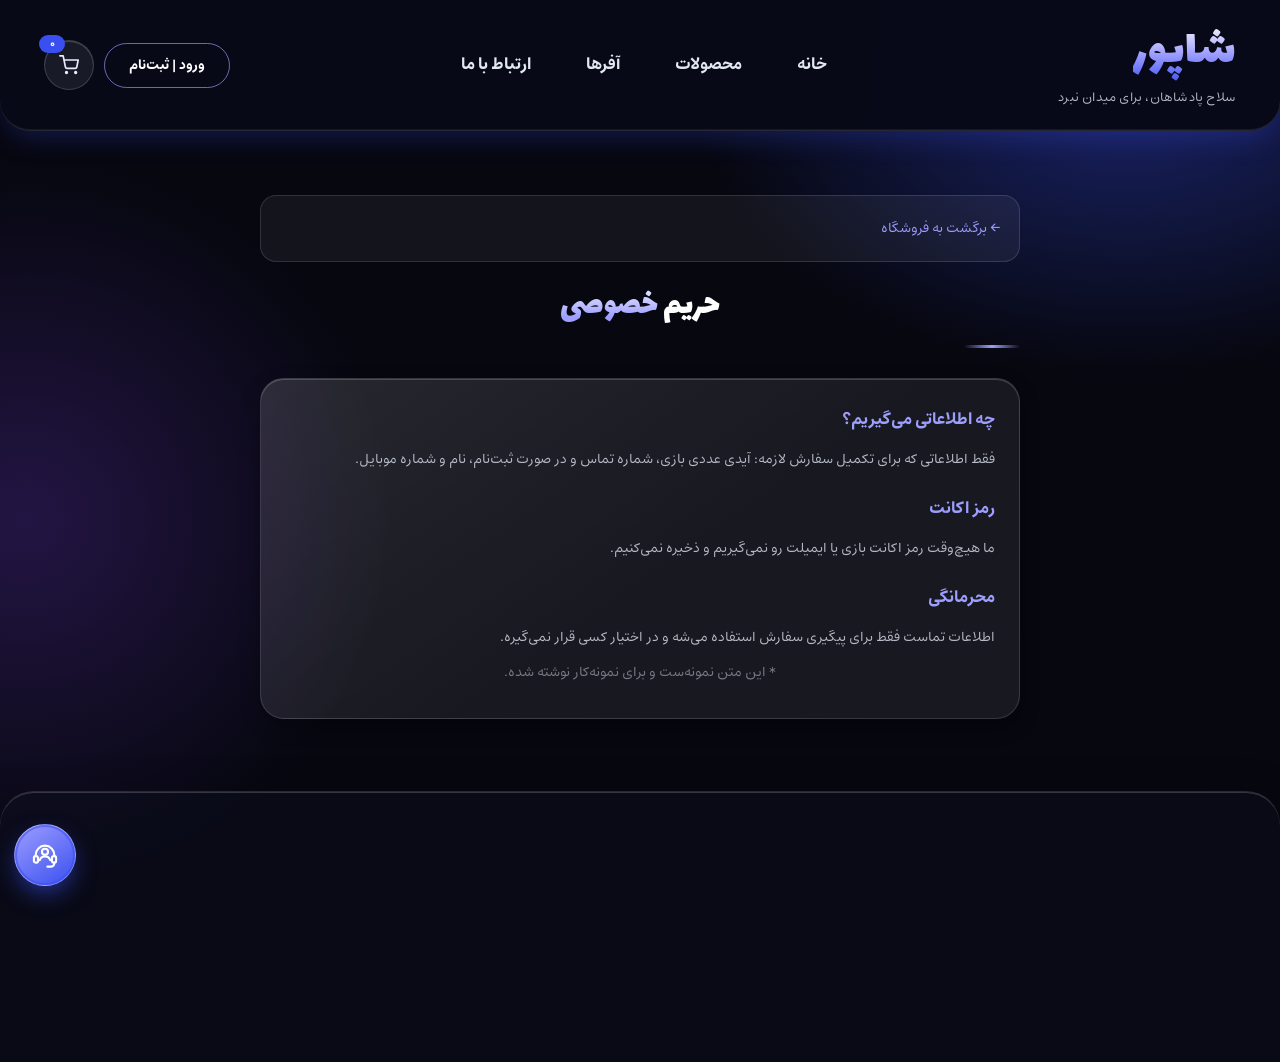
<file: privacy.html>
<!DOCTYPE html>
<html lang="fa" dir="rtl">
<head>
    <meta charset="UTF-8">
    <meta name="viewport" content="width=device-width, initial-scale=1.0">
    <title>حریم خصوصی | شاپور</title>


    <!-- فایل استایل (ظاهر سایت) -->
    <link rel="stylesheet" href="style.css?v=19">
</head>
<body>

    <!-- هدر: بخش بالای صفحه -->
    <header>
        <!-- لوگو و شعار -->
        <div class="brand">
            <a href="index.html" class="logo-link"><h1 class="logo">شاپور</h1></a>
            <p class="slogan">سلاح پادشاهان، برای میدان نبرد</p>
        </div>

        <!-- منو -->
        <nav>
            <a href="index.html">خانه</a>
            <a href="#cp">محصولات</a>
            <a href="#offers">آفرها</a>
            <a href="contact.html">ارتباط با ما</a>
        </nav>

        <!-- حساب کاربری و سبد خرید -->
        <div class="actions">
            <a href="auth.html" class="btn btn-sm">ورود | ثبت‌نام</a>
            <a href="cart.html" class="cart-btn" title="سبد خرید">
                <i class="ic i-cart"></i><span class="cart-count">۰</span>
            </a>
        </div>
    </header>

    <section class="products page-narrow">
        <a href="index.html" class="back-link top">← برگشت به فروشگاه</a>
        <h2 class="section-title">حریم <span>خصوصی</span></h2>
        <div class="doc">
            <h3>چه اطلاعاتی می‌گیریم؟</h3>
            <p>فقط اطلاعاتی که برای تکمیل سفارش لازمه: آیدی عددی بازی، شماره تماس و در صورت ثبت‌نام، نام و شماره موبایل.</p>
            <h3>رمز اکانت</h3>
            <p>ما هیچ‌وقت رمز اکانت بازی یا ایمیلت رو نمی‌گیریم و ذخیره نمی‌کنیم.</p>
            <h3>محرمانگی</h3>
            <p>اطلاعات تماست فقط برای پیگیری سفارش استفاده می‌شه و در اختیار کسی قرار نمی‌گیره.</p>
            <p class="note">* این متن نمونه‌ست و برای نمونه‌کار نوشته شده.</p>
        </div>
    </section>

    <!-- ===== فوتر ===== -->
    <footer id="contact">
        <div class="foot-grid">
            <div>
                <h3 class="logo foot-logo">شاپور</h3>
                <p class="small">شاپ گیمرهای ایرانی؛ خرید CP و آفرهای کالاف دیوتی موبایل با تحویل سریع.</p>
            </div>
            <div>
                <h4>دسترسی سریع</h4>
                <a href="index.html#cp">بسته‌های CP</a>
                <a href="index.html#offers">آفرهای ویژه</a>
                <a href="terms.html">قوانین و مقررات</a>
                <a href="index.html#faq">سوالات متداول</a>
            </div>
            <div>
                <h4>ارتباط با ما</h4>
                <a href="contact.html">تلگرام پشتیبانی</a>
                <a href="contact.html">اینستاگرام</a>
                <a href="contact.html">ایمیل</a>
            </div>
        </div>
        <p class="copy">© تمام حقوق برای شاپور محفوظ است.</p>
    </footer>

    <!-- نوار پایین صفحه (فقط روی موبایل دیده می‌شه) -->
    <nav class="bottom-bar">
        <a href="index.html"><span><i class="ic i-home"></i></span>خانه</a>
        <a href="#cp"><span><i class="ic i-grid"></i></span>محصولات</a>
        <a href="cart.html"><span><i class="ic i-cart"></i></span>سبد</a>
        <a href="#"><span><i class="ic i-box"></i></span>سفارش‌ها</a>
        <a href="auth.html"><span><i class="ic i-user"></i></span>حساب</a>
    </nav>

    <!-- ===== دکمه و پنجره‌ی پشتیبانی (شناور) ===== -->
    <div class="support" id="support">
        <div class="support-box" id="support-box">
            <div class="support-head">
                <div>
                    <b>پشتیبانی شاپور</b>
                    <span class="online">● آنلاین</span>
                </div>
                <button class="support-close" id="support-close" aria-label="بستن">✕</button>
            </div>
            <div class="support-body">
                <div class="support-msg">سلام! <i class="ic i-hand"></i> چطور می‌تونم کمکت کنم؟ سفارش‌ها معمولاً زیر ۲۰ دقیقه تحویل می‌شن.</div>
                <a href="#" class="support-link"><i class="ic i-chat"></i> چت در تلگرام</a>
                <a href="index.html#faq" class="support-link"><i class="ic i-help"></i> سوالات متداول</a>
                <a href="contact.html" class="support-link"><i class="ic i-phone"></i> راه‌های ارتباطی</a>
            </div>
            <div class="support-foot">
                <input type="text" placeholder="پیامت رو بنویس..." id="support-input">
                <button id="support-send" aria-label="ارسال">↩</button>
            </div>
        </div>
        <button class="support-btn" id="support-btn" aria-label="پشتیبانی"><svg viewBox="0 0 24 24" width="28" height="28" fill="none" stroke="currentColor" stroke-width="1.8" stroke-linecap="round" stroke-linejoin="round" aria-hidden="true"><path d="M4 13v-1a8 8 0 0 1 16 0v1"/><rect x="2.5" y="13" width="3.5" height="5.5" rx="1.4"/><rect x="18" y="13" width="3.5" height="5.5" rx="1.4"/><path d="M20 18.5v.5a3 3 0 0 1-3 3h-3"/><circle cx="12" cy="9.2" r="2.6"/><path d="M7.5 16.5a4.7 4.7 0 0 1 9 0"/></svg></button>
    </div>

    <script src="script.js"></script>
    <script src="ui.js?v=12"></script>
    <script src="support.js"></script>
</body>
</html>
</file>
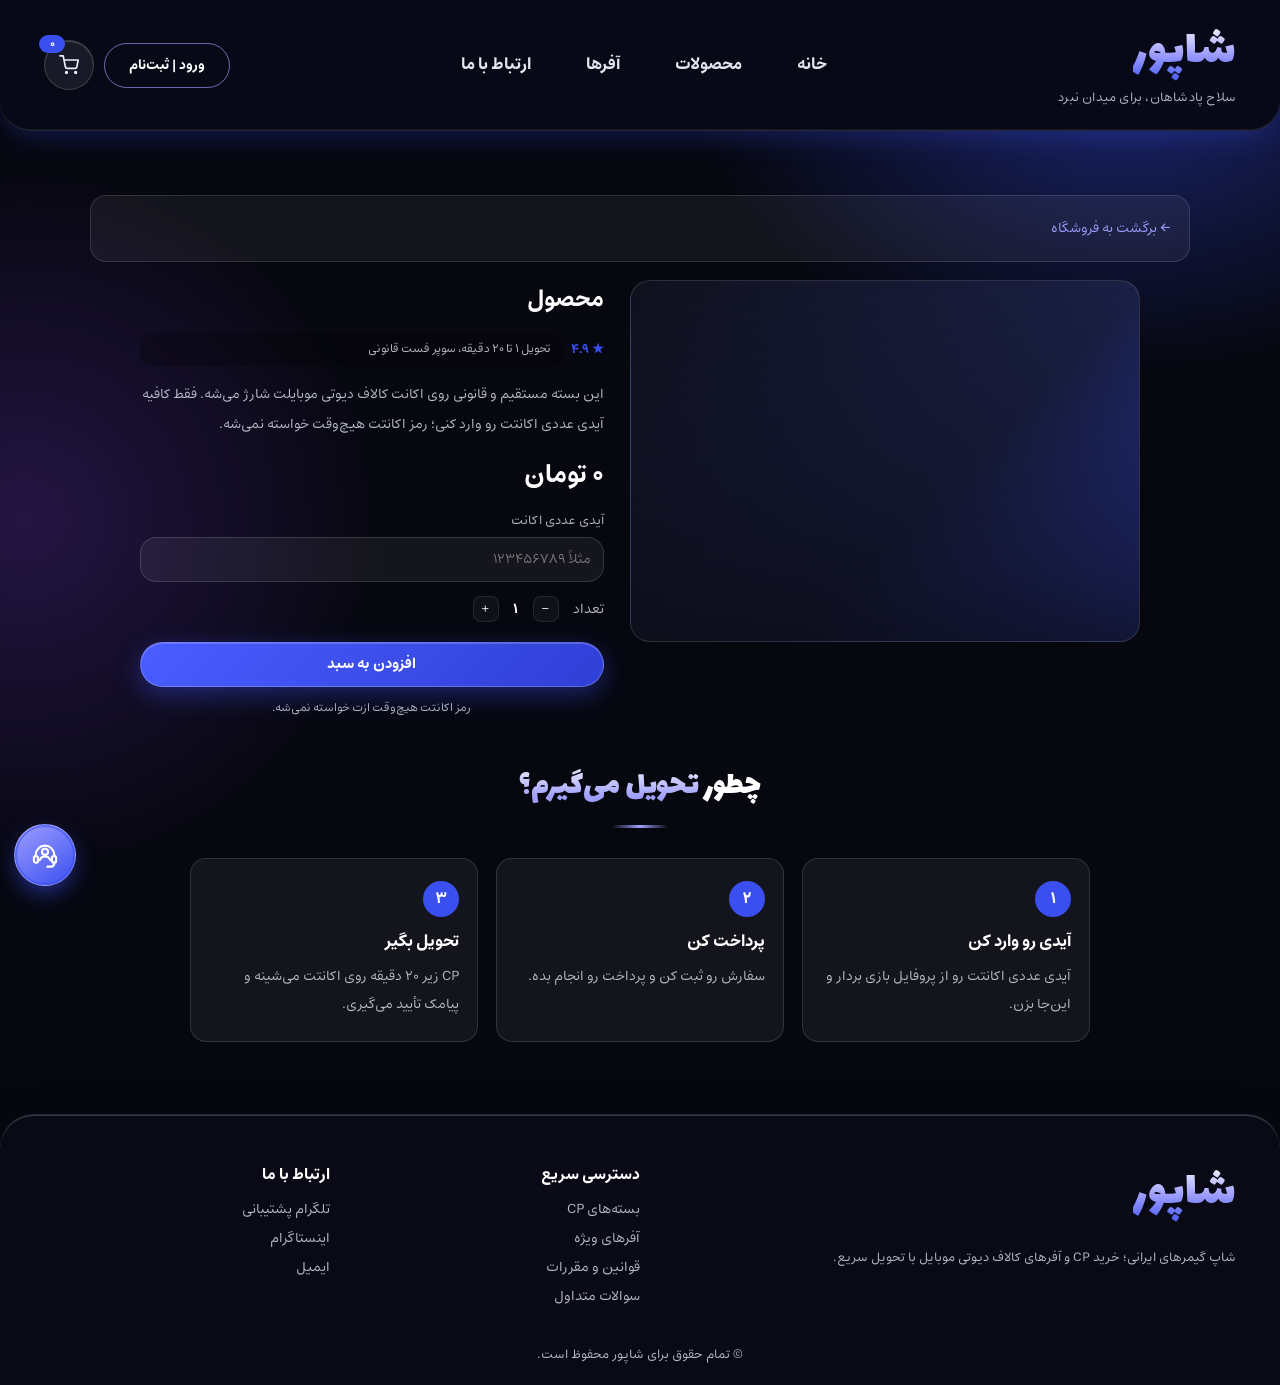
<file: product.html>
<!DOCTYPE html>
<html lang="fa" dir="rtl">
<head>
    <meta charset="UTF-8">
    <meta name="viewport" content="width=device-width, initial-scale=1.0">
    <title>جزئیات محصول | شاپور</title>


    <!-- فایل استایل (ظاهر سایت) -->
    <link rel="stylesheet" href="style.css?v=19">
</head>
<body>

    <!-- هدر: بخش بالای صفحه -->
    <header>
        <!-- لوگو و شعار -->
        <div class="brand">
            <a href="index.html" class="logo-link"><h1 class="logo">شاپور</h1></a>
            <p class="slogan">سلاح پادشاهان، برای میدان نبرد</p>
        </div>

        <!-- منو -->
        <nav>
            <a href="index.html">خانه</a>
            <a href="#cp">محصولات</a>
            <a href="#offers">آفرها</a>
            <a href="contact.html">ارتباط با ما</a>
        </nav>

        <!-- حساب کاربری و سبد خرید -->
        <div class="actions">
            <a href="auth.html" class="btn btn-sm">ورود | ثبت‌نام</a>
            <a href="cart.html" class="cart-btn" title="سبد خرید">
                <i class="ic i-cart"></i><span class="cart-count">۰</span>
            </a>
        </div>
    </header>

    <!-- ===== صفحه‌ی جزئیات محصول ===== -->
    <section class="products product-page">
        <a href="index.html" class="back-link top">← برگشت به فروشگاه</a>

        <div class="pd-layout">
            <!-- تصویر بزرگ محصول -->
            <div class="pd-media" id="pd-media">
                <span class="pd-amount" id="pd-amount"></span>
            </div>

            <!-- اطلاعات و خرید -->
            <div class="pd-info">
                <h1 id="pd-title">—</h1>
                <div class="meta">
                    <span class="rate" id="pd-rate">★ ۴.۹</span>
                    <span class="tag">تحویل ۱ تا ۲۰ دقیقه، سوپر فست قانونی</span>
                </div>

                <p class="pd-desc" id="pd-desc">
                    این بسته مستقیم و قانونی روی اکانت کالاف دیوتی موبایلت شارژ می‌شه.
                    فقط کافیه آیدی عددی اکانتت رو وارد کنی؛ رمز اکانتت هیچ‌وقت خواسته نمی‌شه.
                </p>

                <div class="pd-price" id="pd-price">—</div>

                <!-- آیدی و تعداد -->
                <label class="field">
                    <span>آیدی عددی اکانت</span>
                    <input type="text" id="pd-gameid" placeholder="مثلاً ۱۲۳۴۵۶۷۸۹" inputmode="numeric">
                </label>

                <div class="pd-qty-row">
                    <span>تعداد</span>
                    <div class="qty">
                        <button id="pd-minus">−</button>
                        <b id="pd-qty">۱</b>
                        <button id="pd-plus">+</button>
                    </div>
                </div>

                <button class="btn pd-add" id="pd-add">افزودن به سبد</button>
                <p class="cart-note" id="pd-msg">رمز اکانتت هیچ‌وقت ازت خواسته نمی‌شه.</p>
            </div>
        </div>

        <!-- چطور تحویل می‌گیرم -->
        <div class="pd-how">
            <h2 class="section-title">چطور <span>تحویل می‌گیرم؟</span></h2>
            <div class="steps">
                <div class="step"><span class="num">۱</span><h3>آیدی رو وارد کن</h3><p>آیدی عددی اکانتت رو از پروفایل بازی بردار و این‌جا بزن.</p></div>
                <div class="step"><span class="num">۲</span><h3>پرداخت کن</h3><p>سفارش رو ثبت کن و پرداخت رو انجام بده.</p></div>
                <div class="step"><span class="num">۳</span><h3>تحویل بگیر</h3><p>CP زیر ۲۰ دقیقه روی اکانتت می‌شینه و پیامک تأیید می‌گیری.</p></div>
            </div>
        </div>
    </section>

    <!-- ===== فوتر ===== -->
    <footer id="contact">
        <div class="foot-grid">
            <div>
                <h3 class="logo foot-logo">شاپور</h3>
                <p class="small">شاپ گیمرهای ایرانی؛ خرید CP و آفرهای کالاف دیوتی موبایل با تحویل سریع.</p>
            </div>
            <div>
                <h4>دسترسی سریع</h4>
                <a href="index.html#cp">بسته‌های CP</a>
                <a href="index.html#offers">آفرهای ویژه</a>
                <a href="terms.html">قوانین و مقررات</a>
                <a href="index.html#faq">سوالات متداول</a>
            </div>
            <div>
                <h4>ارتباط با ما</h4>
                <a href="contact.html">تلگرام پشتیبانی</a>
                <a href="contact.html">اینستاگرام</a>
                <a href="contact.html">ایمیل</a>
            </div>
        </div>
        <p class="copy">© تمام حقوق برای شاپور محفوظ است.</p>
    </footer>

    <!-- نوار پایین صفحه (فقط روی موبایل دیده می‌شه) -->
    <nav class="bottom-bar">
        <a href="index.html"><span><i class="ic i-home"></i></span>خانه</a>
        <a href="#cp"><span><i class="ic i-grid"></i></span>محصولات</a>
        <a href="cart.html"><span><i class="ic i-cart"></i></span>سبد</a>
        <a href="#"><span><i class="ic i-box"></i></span>سفارش‌ها</a>
        <a href="auth.html"><span><i class="ic i-user"></i></span>حساب</a>
    </nav>

    <!-- ===== دکمه و پنجره‌ی پشتیبانی (شناور) ===== -->
    <div class="support" id="support">
        <div class="support-box" id="support-box">
            <div class="support-head">
                <div>
                    <b>پشتیبانی شاپور</b>
                    <span class="online">● آنلاین</span>
                </div>
                <button class="support-close" id="support-close" aria-label="بستن">✕</button>
            </div>
            <div class="support-body">
                <div class="support-msg">سلام! <i class="ic i-hand"></i> چطور می‌تونم کمکت کنم؟ سفارش‌ها معمولاً زیر ۲۰ دقیقه تحویل می‌شن.</div>
                <a href="#" class="support-link"><i class="ic i-chat"></i> چت در تلگرام</a>
                <a href="index.html#faq" class="support-link"><i class="ic i-help"></i> سوالات متداول</a>
                <a href="contact.html" class="support-link"><i class="ic i-phone"></i> راه‌های ارتباطی</a>
            </div>
            <div class="support-foot">
                <input type="text" placeholder="پیامت رو بنویس..." id="support-input">
                <button id="support-send" aria-label="ارسال">↩</button>
            </div>
        </div>
        <button class="support-btn" id="support-btn" aria-label="پشتیبانی"><svg viewBox="0 0 24 24" width="28" height="28" fill="none" stroke="currentColor" stroke-width="1.8" stroke-linecap="round" stroke-linejoin="round" aria-hidden="true"><path d="M4 13v-1a8 8 0 0 1 16 0v1"/><rect x="2.5" y="13" width="3.5" height="5.5" rx="1.4"/><rect x="18" y="13" width="3.5" height="5.5" rx="1.4"/><path d="M20 18.5v.5a3 3 0 0 1-3 3h-3"/><circle cx="12" cy="9.2" r="2.6"/><path d="M7.5 16.5a4.7 4.7 0 0 1 9 0"/></svg></button>
    </div>

    <script src="product.js"></script>
    <script src="ui.js?v=12"></script>
    <script src="support.js"></script>
</body>
</html>
</file>
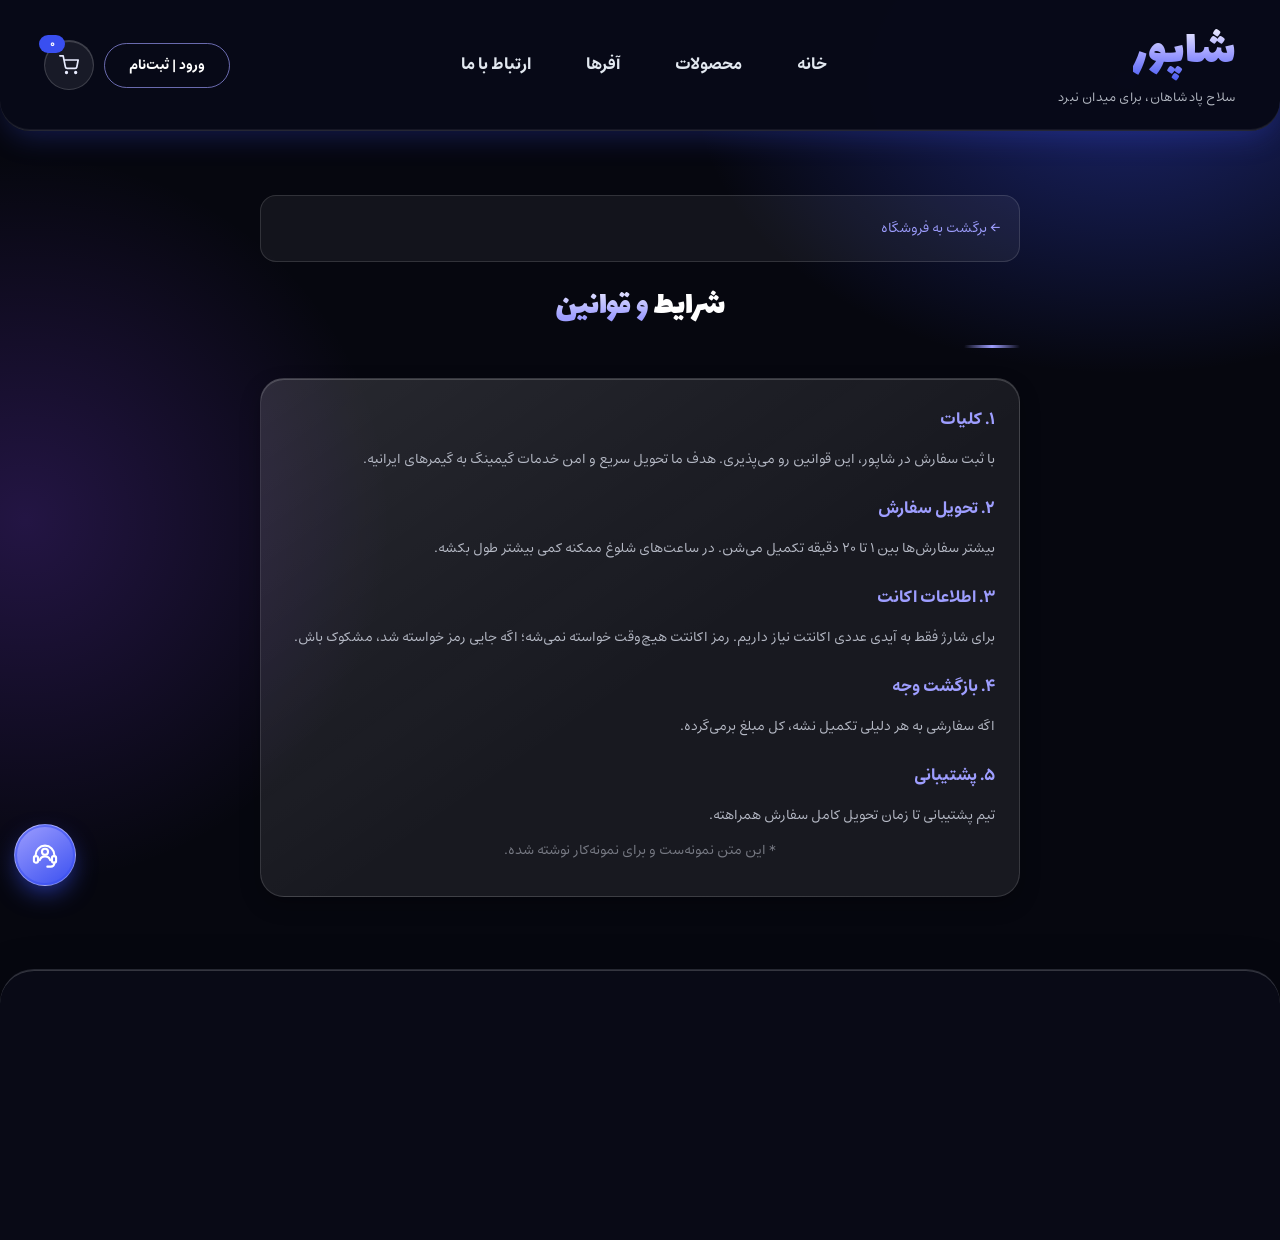
<file: terms.html>
<!DOCTYPE html>
<html lang="fa" dir="rtl">
<head>
    <meta charset="UTF-8">
    <meta name="viewport" content="width=device-width, initial-scale=1.0">
    <title>شرایط و قوانین | شاپور</title>


    <!-- فایل استایل (ظاهر سایت) -->
    <link rel="stylesheet" href="style.css?v=19">
</head>
<body>

    <!-- هدر: بخش بالای صفحه -->
    <header>
        <!-- لوگو و شعار -->
        <div class="brand">
            <a href="index.html" class="logo-link"><h1 class="logo">شاپور</h1></a>
            <p class="slogan">سلاح پادشاهان، برای میدان نبرد</p>
        </div>

        <!-- منو -->
        <nav>
            <a href="index.html">خانه</a>
            <a href="#cp">محصولات</a>
            <a href="#offers">آفرها</a>
            <a href="contact.html">ارتباط با ما</a>
        </nav>

        <!-- حساب کاربری و سبد خرید -->
        <div class="actions">
            <a href="auth.html" class="btn btn-sm">ورود | ثبت‌نام</a>
            <a href="cart.html" class="cart-btn" title="سبد خرید">
                <i class="ic i-cart"></i><span class="cart-count">۰</span>
            </a>
        </div>
    </header>

    <section class="products page-narrow">
        <a href="index.html" class="back-link top">← برگشت به فروشگاه</a>
        <h2 class="section-title">شرایط <span>و قوانین</span></h2>
        <div class="doc">
            <h3>۱. کلیات</h3>
            <p>با ثبت سفارش در شاپور، این قوانین رو می‌پذیری. هدف ما تحویل سریع و امن خدمات گیمینگ به گیمرهای ایرانیه.</p>
            <h3>۲. تحویل سفارش</h3>
            <p>بیشتر سفارش‌ها بین ۱ تا ۲۰ دقیقه تکمیل می‌شن. در ساعت‌های شلوغ ممکنه کمی بیشتر طول بکشه.</p>
            <h3>۳. اطلاعات اکانت</h3>
            <p>برای شارژ فقط به آیدی عددی اکانتت نیاز داریم. رمز اکانتت هیچ‌وقت خواسته نمی‌شه؛ اگه جایی رمز خواسته شد، مشکوک باش.</p>
            <h3>۴. بازگشت وجه</h3>
            <p>اگه سفارشی به هر دلیلی تکمیل نشه، کل مبلغ برمی‌گرده.</p>
            <h3>۵. پشتیبانی</h3>
            <p>تیم پشتیبانی تا زمان تحویل کامل سفارش همراهته.</p>
            <p class="note">* این متن نمونه‌ست و برای نمونه‌کار نوشته شده.</p>
        </div>
    </section>

    <!-- ===== فوتر ===== -->
    <footer id="contact">
        <div class="foot-grid">
            <div>
                <h3 class="logo foot-logo">شاپور</h3>
                <p class="small">شاپ گیمرهای ایرانی؛ خرید CP و آفرهای کالاف دیوتی موبایل با تحویل سریع.</p>
            </div>
            <div>
                <h4>دسترسی سریع</h4>
                <a href="index.html#cp">بسته‌های CP</a>
                <a href="index.html#offers">آفرهای ویژه</a>
                <a href="terms.html">قوانین و مقررات</a>
                <a href="index.html#faq">سوالات متداول</a>
            </div>
            <div>
                <h4>ارتباط با ما</h4>
                <a href="contact.html">تلگرام پشتیبانی</a>
                <a href="contact.html">اینستاگرام</a>
                <a href="contact.html">ایمیل</a>
            </div>
        </div>
        <p class="copy">© تمام حقوق برای شاپور محفوظ است.</p>
    </footer>

    <!-- نوار پایین صفحه (فقط روی موبایل دیده می‌شه) -->
    <nav class="bottom-bar">
        <a href="index.html"><span><i class="ic i-home"></i></span>خانه</a>
        <a href="#cp"><span><i class="ic i-grid"></i></span>محصولات</a>
        <a href="cart.html"><span><i class="ic i-cart"></i></span>سبد</a>
        <a href="#"><span><i class="ic i-box"></i></span>سفارش‌ها</a>
        <a href="auth.html"><span><i class="ic i-user"></i></span>حساب</a>
    </nav>

    <!-- ===== دکمه و پنجره‌ی پشتیبانی (شناور) ===== -->
    <div class="support" id="support">
        <div class="support-box" id="support-box">
            <div class="support-head">
                <div>
                    <b>پشتیبانی شاپور</b>
                    <span class="online">● آنلاین</span>
                </div>
                <button class="support-close" id="support-close" aria-label="بستن">✕</button>
            </div>
            <div class="support-body">
                <div class="support-msg">سلام! <i class="ic i-hand"></i> چطور می‌تونم کمکت کنم؟ سفارش‌ها معمولاً زیر ۲۰ دقیقه تحویل می‌شن.</div>
                <a href="#" class="support-link"><i class="ic i-chat"></i> چت در تلگرام</a>
                <a href="index.html#faq" class="support-link"><i class="ic i-help"></i> سوالات متداول</a>
                <a href="contact.html" class="support-link"><i class="ic i-phone"></i> راه‌های ارتباطی</a>
            </div>
            <div class="support-foot">
                <input type="text" placeholder="پیامت رو بنویس..." id="support-input">
                <button id="support-send" aria-label="ارسال">↩</button>
            </div>
        </div>
        <button class="support-btn" id="support-btn" aria-label="پشتیبانی"><svg viewBox="0 0 24 24" width="28" height="28" fill="none" stroke="currentColor" stroke-width="1.8" stroke-linecap="round" stroke-linejoin="round" aria-hidden="true"><path d="M4 13v-1a8 8 0 0 1 16 0v1"/><rect x="2.5" y="13" width="3.5" height="5.5" rx="1.4"/><rect x="18" y="13" width="3.5" height="5.5" rx="1.4"/><path d="M20 18.5v.5a3 3 0 0 1-3 3h-3"/><circle cx="12" cy="9.2" r="2.6"/><path d="M7.5 16.5a4.7 4.7 0 0 1 9 0"/></svg></button>
    </div>

    <script src="script.js"></script>
    <script src="ui.js?v=12"></script>
    <script src="support.js"></script>
</body>
</html>
</file>
<file: style.css>
/* ===== فونت استعداد (همون فونت خودصدی) =====
   فایل فونت داخل خود پروژه‌ست (پوشه‌ی fonts)، پس بدون اینترنت هم کار می‌کنه.
   فونت متغیره، یعنی همه‌ی ضخامت‌ها توی یک فایل هستن. */
@font-face {
    font-family: 'Lalezar';
    src: url('fonts/Lalezar.woff2') format('woff2');
    font-weight: 400;
    font-display: swap;
}

@font-face {
    font-family: 'Estedad';
    src: url('fonts/Estedad.woff2') format('woff2-variations');
    font-weight: 100 900;
    font-display: swap;
}

/* ===== رنگ‌های سایت =====
   رنگ‌ها رو یک بار این‌جا تعریف می‌کنیم و همه‌جا ازشون استفاده می‌کنیم.
   برای عوض کردن رنگ کل سایت، فقط کافیه همین‌جا رو تغییر بدی. */

/* ===== رنگ‌بندی سایت (الهام از خودصدی) ===== */
:root {
    --bg: #0a0b14;            /* پس‌زمینه‌ی کل سایت */
    --surface: #131524;       /* هدر و بخش‌ها */
    --text: #e2e8f0;          /* متن اصلی */
    --muted: #b8bcc8;         /* متن کم‌رنگ */
    --blue: #394ff0;          /* آبی اصلی (دکمه‌ها) */
    --blue-light: #9e9eff;    /* آبی روشن (لینک‌ها) */
    --blue-hover: #566aff;    /* آبی روشن‌تر برای هاور */
    --accent: #394ff0;        /* آبی اصلی */
    --accent-light: #9e9eff;  /* آبی روشن */
    --accent-dark: #2436b8;   /* آبی تیره */
    --border: #2a2d42;        /* خط دور */
    --card-bg: #232636;       /* پس‌زمینه‌ی کارت محصول */
    --card-border: #2f3347;
    --card-text: #ffffff;
    --card-muted: #b8bcc8;
}

/* ===== کل صفحه ===== */
body {
    margin: 0;
    font-family: 'Estedad', Tahoma, sans-serif;
    background-color: var(--bg);
    color: var(--text);
}

/* ===== هدر ===== */
header {
    display: flex;                    /* چیدن بچه‌ها کنار هم */
    align-items: center;              /* وسط‌چین عمودی */
    justify-content: space-between;   /* فاصله‌ی مساوی بینشون */
    padding: 16px 32px;
    background-color: var(--surface);
    border-bottom: 1px solid var(--border);
}

/* لوگو (اسم شاپور) */
.logo {
    margin: 0;
    font-family: 'Lalezar', 'Estedad', sans-serif;   /* فونت لاله‌زار */
    font-size: 48px;
    font-weight: 400;
    line-height: 1.4;
    padding-bottom: 4px;   /* جا برای نقطه‌های زیر حروف مثل «پ» */
    /* رنگ طلایی براق، مثل سکه‌های ساسانی */
    background: linear-gradient(180deg, #ffffff, var(--accent-light), var(--accent));
    -webkit-background-clip: text;
    background-clip: text;
    color: transparent;
}

/* شعار زیر لوگو */
.slogan {
    margin: 4px 0 0;
    font-size: 13px;
    color: var(--text);
    opacity: 0.75;
    letter-spacing: 0.5px;
}

/* ===== منو ===== */
nav a {
    color: var(--text);
    text-decoration: none;    /* حذف خط زیر لینک */
    margin: 0 12px;
    font-weight: 700;
    transition: color 0.2s;
}

/* وقتی موس روی لینک میره */
nav a:hover {
    color: var(--accent);
}


/* ===== دکمه‌های عمومی ===== */
.btn {
    display: inline-block;
    font-family: inherit;
    font-weight: 700;
    font-size: 15px;
    background: var(--blue);
    color: #ffffff;
    border: 2px solid var(--blue);
    border-radius: 10px;
    padding: 10px 22px;
    text-decoration: none;
    cursor: pointer;
    transition: transform 0.2s, box-shadow 0.2s;
}

.btn:hover {
    transform: translateY(-2px);                    /* کمی بالا میاد */
    box-shadow: 0 4px 12px rgba(57, 79, 240, 0.35); /* سایه‌ی آبی */
}

/* دکمه‌ی توخالی */
.btn-outline {
    background: transparent;
    color: var(--blue-light);
    border-color: var(--blue);
}

/* ===== بنر اصلی ===== */
.hero {
    min-height: 50vh;              /* ۶۰٪ ارتفاع صفحه */
    display: flex;
    align-items: center;
    justify-content: center;
    text-align: center;
    padding: 40px 20px;
    /* پس‌زمینه: نور طلایی از بالا روی زمینه‌ی تیره */
    background:
        radial-gradient(ellipse at top, rgba(57, 79, 240, 0.30), transparent 65%),
        var(--bg);
}

.hero-content {
    max-width: 650px;
}

.hero h2 {
    font-family: 'Lalezar', 'Estedad', sans-serif;
    font-weight: 400;
    font-size: 56px;
    margin: 0 0 12px;
    color: #ffffff;
}

.hero p {
    font-size: 18px;
    line-height: 1.9;
    opacity: 0.85;
    margin-bottom: 28px;
}

.hero .btn {
    margin: 6px;
}

/* ===== بخش محصولات ===== */
.products {
    max-width: 1100px;
    margin: 0 auto;         /* وسط‌چین کردن بخش */
    padding: 50px 20px;
}

.section-title {
    font-family: 'Lalezar', 'Estedad', sans-serif;
    font-weight: 400;
    font-size: 36px;
    color: #ffffff;
    text-align: center;
    margin: 0 0 30px;
}

/* شبکه‌ی کارت‌ها: ۳ ستون روی کامپیوتر */
.grid {
    display: grid;
    grid-template-columns: repeat(3, 1fr);
    gap: 20px;
    max-width: 1000px;
    margin: 0 auto;
}

/* ===== کارت محصول ===== */
.card {
    position: relative;
    /* کارت روی لایه‌ی گرافیکی خودش می‌مونه؛ جابه‌جایی‌ش دیگه
       نیازی به نقاشی دوباره‌ی عکس و متن نداره */
    will-change: transform;
    background: var(--card-bg);          /* سرمه‌ای تیره */
    border: 1px solid var(--card-border);
    border-radius: 18px;
    overflow: hidden;          /* تا گوشه‌ی عکس هم گرد بشه */
    text-align: right;
    transition: transform 0.2s ease, border-color 0.2s;
}



/* تصویر بالای کارت
   عکس هر کارت توی خود HTML با --img مشخص شده،
   مثلاً: style="--img: url('images/cp-80.jpg')" */
.card-img {
    position: relative;
    height: 150px;
    display: flex;
    align-items: center;
    justify-content: space-between;
    padding: 0 16px;
    background-image:
        linear-gradient(90deg, rgba(0, 0, 0, 0.65), rgba(0, 0, 0, 0.15)),
        var(--img),
        linear-gradient(135deg, #10121f, #1d2450 60%, #394ff0);   /* اگه عکس نبود، این رنگ پس‌زمینه می‌مونه: زغالی تا طلایی */
    background-size: cover;
    background-position: center;
}

/* عدد CP روی عکس */
.img-amount {
    font-size: 34px;
    font-weight: 900;
    color: #fff;
    text-shadow: 0 2px 6px rgba(0, 0, 0, 0.6);
}

/* نوشته‌ی طلایی روی عکس */
.img-label {
    font-family: 'Lalezar', 'Estedad', sans-serif;
    font-size: 22px;
    color: var(--accent-light);
    text-shadow: 0 2px 6px rgba(0, 0, 0, 0.7);
}

/* پوشش «مشاهده جزئیات» وقتی موس روی عکس میره */
.details {
    position: absolute;
    inset: 0;                       /* کل عکس رو می‌پوشونه */
    display: flex;
    align-items: center;
    justify-content: center;
    font-size: 15px;
    font-weight: 700;
    color: #fff;
    background: rgba(10, 11, 20, 0.62);
    opacity: 0;                     /* معمولاً پنهانه */
    transition: opacity 0.25s;
}

.card-img:hover .details {
    opacity: 1;
}

/* متن پایین کارت */
.card-body {
    padding: 16px;
    color: var(--card-text);
}

.card-body h3 {
    margin: 0 0 12px;
    font-family: 'Estedad', sans-serif;
    font-weight: 700;
    font-size: 16px;
    line-height: 1.9;
    color: var(--card-text);
    text-align: center;
}

/* ردیف امتیاز و برچسب تحویل */
.meta {
    display: flex;
    align-items: center;
    gap: 8px;
    margin-bottom: 14px;
}

.rate {
    font-size: 13px;
    font-weight: 700;
    color: var(--accent);
    white-space: nowrap;
}

/* برچسب تحویل سریع */
.tag {
    flex: 1;
    font-size: 12px;
    line-height: 1.8;
    background: rgba(0, 0, 0, 0.25);
    color: var(--card-muted);
    border-radius: 12px;
    padding: 6px 12px;
}

/* ردیف قیمت و دکمه‌ی خرید */
/* کادر قیمت و خرید */
.buy-row {
    display: flex;
    align-items: center;
    justify-content: space-between;
    gap: 10px;
    background: rgba(57, 79, 240, 0.10);
    border: 1px solid rgba(57, 79, 240, 0.35);
    border-radius: 14px;
    padding: 12px 16px;
    cursor: pointer;
    transition: background 0.25s, border-color 0.25s;
}

/* وقتی موس روی کادر خرید میره، طلایی می‌شه */
.buy-row:hover {
    background: var(--blue);
    border-color: var(--blue);
}

.buy-row:hover .price,
.buy-row:hover .buy-link {
    color: #ffffff;
}

.buy-link {
    font-weight: 700;
    font-size: 15px;
    color: var(--blue-light);
    transition: color 0.25s;
}

/* سکه‌ی طلایی CP */
.coin {
    width: 64px;
    height: 64px;
    margin: 0 auto 12px;
    border-radius: 50%;     /* گرد کردن */
    display: flex;
    align-items: center;
    justify-content: center;
    font-weight: 900;
    font-size: 20px;
    color: #ffffff;
    background: radial-gradient(circle at 30% 30%, var(--accent-light), var(--accent), var(--accent-dark));
}

.offer-icon {
    font-size: 30px;
}

.card h3 {
    margin: 0 0 6px;
    font-size: 22px;
}

.desc {
    font-size: 13px;
    color: var(--card-muted);
    margin: 0 0 14px;
    text-align: center;
}

.price {
    color: var(--card-text);
    font-weight: 700;
    font-size: 16px;
    margin: 0;
    transition: color 0.25s;
}

/* کارت پرفروش */
.card-hot {
    border-color: var(--accent);
}

.badge {
    position: absolute;
    z-index: 2;
    top: 12px;
    left: 12px;
    background: var(--accent);
    color: #ffffff;
    font-size: 12px;
    font-weight: 700;
    padding: 3px 10px;
    border-radius: 20px;
}

.note {
    text-align: center;
    font-size: 13px;
    opacity: 0.6;
    margin-top: 24px;
}

/* ===== موبایل (صفحه‌های کوچیک‌تر از ۷۰۰ پیکسل) ===== */
@media (max-width: 700px) {
    header {
        flex-wrap: wrap;
        gap: 12px;
        padding: 12px 16px;
    }
    nav a {
        margin: 0 6px;
        font-size: 14px;
    }
    .hero h2 {
        font-size: 40px;
    }
    .grid {
        grid-template-columns: repeat(2, 1fr);   /* ۲ ستون روی موبایل */
        gap: 12px;
    }
}

/* ================================================
   افکت‌های حرکتی (وقتی موس روی چیزی میره)
   ================================================ */

/* لوگو: کمی بزرگ می‌شه و کج می‌شه */
.logo {
    display: inline-block;
    transition: transform 0.3s;
    cursor: pointer;
}
.logo:hover {
    transform: scale(1.08) rotate(-3deg);
}

/* لینک‌های منو: از پایین میان بالا و یه خط طلایی زیرشون کشیده می‌شه */
nav a {
    display: inline-block;
    position: relative;
    transition: color 0.2s, transform 0.2s;
}
nav a::after {
    content: '';
    position: absolute;
    right: 0;
    bottom: -4px;
    width: 0;               /* اول خط وجود نداره */
    height: 2px;
    background: var(--accent);
    transition: width 0.3s;
}
nav a:hover {
    transform: translateY(-3px);
}
nav a:hover::after {
    width: 100%;            /* خط از راست به چپ کشیده می‌شه */
}


}

/* دکمه‌ها: از بغل تکون می‌خورن */


/* برچسب پرفروش: تپش */


/* تیتر بخش‌ها */
/* عنوان‌ها فقط متنن: هیچ حرکتی موقع hover ندارن */
.section-title:hover { transform: none; }

/* اگه کسی توی تنظیمات سیستمش انیمیشن رو خاموش کرده، حرکت‌ها رو قطع کن */
@media (prefers-reduced-motion: reduce) {
    * {
        animation: none !important;
        transition: none !important;
    }
}


/* ================= بخش‌های جدید ================= */

/* رنگی کردن بخشی از تیتر */
.section-title span {
    color: var(--accent-light);
}

/* چیپ‌های مزیت زیر بنر */
.chips {
    display: flex;
    flex-wrap: wrap;
    justify-content: center;
    gap: 10px;
    margin-bottom: 26px;
}

.chip {
    font-size: 13px;
    background: rgba(57, 79, 240, 0.12);
    border: 1px solid rgba(57, 79, 240, 0.35);
    color: var(--text);
    border-radius: 999px;
    padding: 8px 14px;
}

/* دسته‌بندی محصولات */
.cats {
    display: flex;
    flex-wrap: wrap;
    justify-content: center;
    gap: 12px;
}

.cat {
    background: var(--card-bg);
    border: 1px solid var(--card-border);
    color: var(--text);
    text-decoration: none;
    border-radius: 14px;
    padding: 14px 18px;
    font-size: 14px;
    transition: border-color 0.2s, transform 0.2s, background 0.2s;
}

.cat:hover {
    background: rgba(57, 79, 240, 0.12);
}

/* چرا شاپور */
.features,
.steps,
.news {
    display: grid;
    gap: 18px;
    grid-template-columns: repeat(auto-fit, minmax(220px, 1fr));
}

.feature,
.step,
.post,
.review,
.top {
    background: var(--card-bg);
    border: 1px solid var(--card-border);
    border-radius: 16px;
    padding: 22px 18px;
    transition: border-color 0.2s, transform 0.2s;
}



.feature { text-align: center; }

.f-icon {
    font-size: 30px;
    margin-bottom: 10px;
}

.feature h3,
.step h3,
.post h3 {
    margin: 0 0 8px;
    font-size: 17px;
    color: #fff;
}

.feature p,
.step p,
.post p {
    margin: 0;
    font-size: 14px;
    line-height: 2;
    color: var(--muted);
}

/* مراحل خرید */
.steps { grid-template-columns: repeat(auto-fit, minmax(240px, 1fr)); }

.num {
    display: inline-flex;
    align-items: center;
    justify-content: center;
    width: 36px;
    height: 36px;
    border-radius: 50%;
    background: var(--accent);
    color: #fff;
    font-weight: 700;
    margin-bottom: 12px;
}

/* نظرات */
.reviews {
    display: grid;
    gap: 16px;
    grid-template-columns: repeat(auto-fit, minmax(230px, 1fr));
}

.stars {
    color: var(--accent-light);
    letter-spacing: 2px;
    margin-bottom: 8px;
}

.review p {
    margin: 0 0 10px;
    font-size: 14px;
    line-height: 2;
}

.who {
    font-size: 13px;
    color: var(--muted);
}

/* برترین کاربران */
.tops {
    display: grid;
    gap: 16px;
    grid-template-columns: repeat(auto-fit, minmax(200px, 1fr));
    text-align: center;
}

.top b { display: block; margin: 6px 0; font-size: 18px; color: #fff; }

.rank { color: var(--accent-light); font-weight: 700; }

.small { font-size: 13px; color: var(--muted); }

/* اخبار */
.cat-tag {
    display: inline-block;
    font-size: 12px;
    color: var(--accent-light);
    background: rgba(57, 79, 240, 0.12);
    border-radius: 999px;
    padding: 4px 10px;
    margin-bottom: 10px;
}

/* سوالات متداول (آکاردئونی، فقط با HTML) */
.faq {
    max-width: 800px;
    margin: 0 auto;
}

/* هر سوال یک کادر */
.faq-item {
    background: var(--card-bg);
    border: 1px solid var(--card-border);
    border-radius: 14px;
    padding: 16px 18px;
    margin-bottom: 12px;
    cursor: pointer;
    transition: transform 0.2s ease, border-color 0.25s;
}

.faq-item.open {
    border-color: var(--accent);
}

/* متن سوال */
.faq-item .q {
    font-weight: 700;
    color: #fff;
    position: relative;
    padding-left: 24px;      /* جا برای فلش */
    transition: color 0.25s;
}

.faq-item:hover .q,
.faq-item.open .q { color: var(--accent-light); }

/* فلش کوچک که موقع باز شدن می‌چرخه */
.faq-item .q::after {
    content: '⌄';
    position: absolute;
    left: 0;
    top: -2px;
    transition: transform 0.35s;
}

.faq-item:hover .q::after,
.faq-item.open .q::after { transform: rotate(180deg); }

/* ===== باز شدن نرم جواب =====
   grid-template-rows از 0fr به 1fr می‌ره؛ این تنها راهیه که
   ارتفاع خودکار متن هم بتونه نرم انیمیت بشه. */
.a-wrap {
    display: grid;
    grid-template-rows: 0fr;
    opacity: 0;
    transition: grid-template-rows 0.4s ease, opacity 0.35s ease, margin-top 0.4s ease;
    margin-top: 0;
}

.faq-item:hover .a-wrap,
.faq-item.open .a-wrap {
    grid-template-rows: 1fr;
    opacity: 1;
    margin-top: 10px;
}

.a-wrap .a {
    overflow: hidden;        /* لازمه تا انیمیشن درست کار کنه */
    margin: 0;
    font-size: 14px;
    line-height: 2;
    color: var(--muted);
}


/* فوتر */
footer {
    background: var(--surface);
    border-top: 1px solid var(--border);
    padding: 40px 20px 20px;
    margin-top: 40px;
}

.foot-grid {
    max-width: 1000px;
    margin: 0 auto;
    display: grid;
    gap: 24px;
    grid-template-columns: repeat(auto-fit, minmax(220px, 1fr));
}

.foot-logo {
    font-size: 34px;
    margin-bottom: 8px;
}

footer h4 {
    margin: 0 0 12px;
    font-size: 16px;
    color: #fff;
}

footer a {
    display: block;
    color: var(--muted);
    text-decoration: none;
    font-size: 14px;
    margin-bottom: 8px;
    transition: color 0.2s;
}

footer a:hover { color: var(--accent-light); }

.copy {
    text-align: center;
    font-size: 13px;
    color: var(--muted);
    margin: 30px 0 0;
}






/* ================================================
   بهینه‌سازی: فقط وقتی موس/انگشت روی کارت است،
   کارت روی لایه‌ی گرافیکی جدا می‌ره تا تکان‌ها روان باشد.
   بعد از رها کردن، لایه آزاد می‌شود (مصرف حافظه پایین می‌ماند).
   ================================================ */


/* ================================================
   شناور شدن نرم همه‌ی کادرها با رفتن موس روی‌شون
   یک قانون واحد برای کل سایت
   ================================================ */
.card,
.cat,
.feature,
.step,
.review,
.top,
.post,
.faq-item {
    /* منحنی نرم: سریع شروع می‌شه و آروم می‌ایسته */
    transition: transform 0.22s cubic-bezier(0.22, 1, 0.36, 1),
                border-color 0.2s ease;
}

.card:hover,
.cat:hover,
.feature:hover,
.step:hover,
.review:hover,
.top:hover,
.post:hover,
.faq-item:hover {
    transform: translateY(-6px);       /* شناور می‌شه */
    border-color: var(--accent);
}

/* سایه فقط روی کادرهای کوچک و سبک */
.cat:hover,
.feature:hover,
.step:hover,
.review:hover,
.top:hover,
.post:hover,
.faq-item:hover {
    box-shadow: 0 10px 16px -8px rgba(0, 0, 0, 0.45);
}

/* چیپ‌های بالای صفحه هم آروم بالا میان */
.chip {
    transition: transform 0.25s cubic-bezier(0.22, 1, 0.36, 1), background 0.2s;
}

.chip:hover {
    transform: translateY(-5px);
    background: rgba(57, 79, 240, 0.22);
}

/* لینک‌های فوتر */
footer a {
    transition: color 0.2s ease, transform 0.25s cubic-bezier(0.22, 1, 0.36, 1);
}

footer a:hover {
    transform: translateY(-3px);
}


/* ================================================
   دکمه‌های «خرید آنی» و «ارتباط با ما»
   یک نور از روی دکمه رد می‌شه + کمی بالا میاد
   ================================================ */
.btn {
    position: relative;
    overflow: hidden;                  /* تا نور از دکمه بیرون نزنه */
    z-index: 0;
    transition: transform 0.25s cubic-bezier(0.22, 1, 0.36, 1),
                background 0.25s ease,
                color 0.25s ease,
                box-shadow 0.25s ease;
}

/* نوار نوری که از یک طرف وارد و از طرف دیگر خارج می‌شود */
.btn::before {
    content: '';
    position: absolute;
    top: 0;
    right: -60%;
    width: 50%;
    height: 100%;
    background: linear-gradient(
        100deg,
        transparent,
        rgba(255, 255, 255, 0.35),
        transparent
    );
    transform: skewX(-20deg);
    transition: right 0.55s ease;
    z-index: -1;
}

.btn:hover::before {
    right: 120%;                       /* نور رد می‌شود */
}

.btn:hover {
    transform: translateY(-4px);
    box-shadow: 0 10px 18px -6px rgba(57, 79, 240, 0.7);
}

.btn:active {
    transform: translateY(-1px);       /* حس فشار دادن */
}

/* دکمه‌ی توخالی با هاور پر می‌شود */
.btn-outline:hover {
    background: var(--accent);
    color: #fff;
}


/* ================================================
   هدر چسبان + دکمه‌های حساب و سبد خرید
   ================================================ */
header {
    position: sticky;      /* موقع اسکرول بالای صفحه می‌مونه */
    top: 0;
    z-index: 50;
}

.actions {
    display: flex;
    align-items: center;
    gap: 10px;
}

.btn-sm {
    font-size: 13px;
    padding: 8px 14px;
    border-radius: 10px;
}

.cart-btn {
    position: relative;
    display: inline-flex;
    align-items: center;
    justify-content: center;
    width: 40px;
    height: 40px;
    font-size: 18px;
    text-decoration: none;
    border-radius: 12px;
    border: 1px solid var(--border);
    background: rgba(255, 255, 255, 0.03);
    transition: border-color 0.2s, transform 0.22s cubic-bezier(0.22, 1, 0.36, 1);
}

.cart-btn:hover {
    border-color: var(--accent);
    transform: translateY(-3px);
}

/* تعداد کالاهای داخل سبد */
.cart-count {
    position: absolute;
    top: -6px;
    left: -6px;
    min-width: 18px;
    height: 18px;
    font-size: 11px;
    font-weight: 700;
    color: #fff;
    background: var(--accent);
    border-radius: 999px;
    display: flex;
    align-items: center;
    justify-content: center;
    padding: 0 4px;
}

/* ================================================
   اسلایدر دسته‌بندی‌ها
   ================================================ */
.slider {
    position: relative;
    max-width: 1000px;
    margin: 0 auto;
}

.slider-track {
    display: flex;
    gap: 16px;
    overflow-x: auto;
    scroll-behavior: smooth;
    scroll-snap-type: x proximity;   /* اسنپ ملایم به‌جای سفت، تا حرکت روون باشه */
    padding: 4px;
    cursor: grab;                    /* یعنی می‌شه با موس کشیدش */
    /* نوار اسکرول مخفی */
    scrollbar-width: none;
}
/* موقع کشیدن با موس: بدون اسنپ و آنی، تا دقیق دنبال موس بیاد */
.slider-track.dragging {
    cursor: grabbing;
    scroll-snap-type: none;
    scroll-behavior: auto;
}
.slider-track.dragging .cat-card { pointer-events: none; }

.slider-track::-webkit-scrollbar { display: none; }

/* کارت دسته‌بندی با عکس */
.cat-card {
    position: relative;
    flex: 0 0 240px;
    height: 150px;
    border-radius: 16px;
    overflow: hidden;
    scroll-snap-align: start;
    text-decoration: none;
    border: 1px solid var(--card-border);
    background-image:
        linear-gradient(to top, rgba(10, 11, 20, 0.92) 25%, rgba(10, 11, 20, 0.15)),
        var(--img);
    background-size: cover;
    background-position: center;
    display: flex;
    align-items: flex-end;
    transition: transform 0.22s cubic-bezier(0.22, 1, 0.36, 1), border-color 0.2s;
}

.cat-card:hover {
    transform: translateY(-6px);
    border-color: var(--accent);
}

.cat-card span {
    display: block;
    width: 100%;
    padding: 12px 14px;
    font-size: 14px;
    font-weight: 700;
    color: #fff;
}

/* دکمه‌های چپ و راست اسلایدر */
.slide-btn {
    position: absolute;
    top: 50%;
    transform: translateY(-50%);
    width: 36px;
    height: 36px;
    border-radius: 50%;
    border: 1px solid var(--border);
    background: var(--surface);
    color: var(--text);
    font-size: 20px;
    line-height: 1;
    cursor: pointer;
    z-index: 2;
    transition: border-color 0.2s, background 0.2s;
}

.slide-btn:hover {
    border-color: var(--accent);
    background: var(--accent);
    color: #fff;
}

.slide-btn.prev { right: -14px; }
.slide-btn.next { left: -14px; }

/* ================================================
   نوار پایین صفحه (موبایل)
   ================================================ */
.bottom-bar {
    display: none;
}

@media (max-width: 700px) {
    .bottom-bar {
        position: fixed;
        bottom: 0;
        right: 0;
        left: 0;
        z-index: 60;
        display: flex;
        justify-content: space-around;
        background: var(--surface);
        border-top: 1px solid var(--border);
        padding: 8px 4px calc(8px + env(safe-area-inset-bottom));
    }

    .bottom-bar a {
        display: flex;
        flex-direction: column;
        align-items: center;
        gap: 2px;
        font-size: 11px;
        color: var(--muted);
        text-decoration: none;
    }

    .bottom-bar a span { font-size: 18px; }

    .bottom-bar a:active { color: var(--accent-light); }

    /* جا برای نوار پایین */
    body { padding-bottom: 64px; }

    .actions .btn-sm { display: none; }   /* روی موبایل جا نمی‌شه */

    .cat-card { flex-basis: 200px; height: 130px; }

    .slide-btn { display: none; }          /* روی موبایل با انگشت اسکرول می‌شه */
}


/* ================================================
   پیشنهاد ویژه
   ================================================ */
.deal {
    max-width: 1000px;
    margin: 0 auto;
    border-radius: 20px;
    border: 1px solid var(--card-border);
    overflow: hidden;
    background-image:
        linear-gradient(to left, rgba(10, 11, 20, 0.95) 45%, rgba(10, 11, 20, 0.35)),
        var(--img);
    background-size: cover;
    background-position: center;
    transition: border-color 0.2s;
}

.deal:hover { border-color: var(--accent); }

.deal-body {
    padding: 32px 28px;
    max-width: 520px;
}

.deal-tag {
    display: inline-block;
    font-size: 12px;
    font-weight: 700;
    color: #fff;
    background: var(--accent);
    border-radius: 999px;
    padding: 5px 12px;
    margin-bottom: 12px;
}

.deal-body h3 {
    margin: 0 0 8px;
    font-size: 24px;
    color: #fff;
}

.deal-desc {
    margin: 0 0 16px;
    font-size: 14px;
    line-height: 2;
    color: var(--muted);
}

/* قیمت قدیم و جدید */
.prices {
    display: flex;
    align-items: center;
    gap: 12px;
    margin-bottom: 18px;
}

.prices .old {
    color: var(--muted);
    text-decoration: line-through;
    font-size: 15px;
}

.prices .new {
    color: #fff;
    font-weight: 700;
    font-size: 20px;
}

/* شمارش معکوس */
.countdown {
    display: flex;
    gap: 10px;
    margin-bottom: 22px;
}

.countdown .unit {
    min-width: 62px;
    text-align: center;
    background: rgba(57, 79, 240, 0.12);
    border: 1px solid rgba(57, 79, 240, 0.35);
    border-radius: 12px;
    padding: 8px 6px;
}

.countdown b {
    display: block;
    font-size: 20px;
    color: #fff;
}

.countdown span {
    font-size: 11px;
    color: var(--muted);
}

/* برچسب تخفیف روی کارت‌های ویژه */
.badge.off {
    background: #e23a5e;      /* قرمز تا از برچسب پرفروش جدا باشه */
}

@media (max-width: 700px) {
    .deal-body { padding: 22px 18px; }
    .deal-body h3 { font-size: 20px; }
    .countdown .unit { min-width: 54px; }
}


/* ================================================
   برترین کاربران: سکوی سه‌نفره
   ================================================ */
.podium {
    display: grid;
    grid-template-columns: repeat(3, 1fr);
    gap: 16px;
    align-items: end;
    max-width: 820px;
    margin: 0 auto;
}

.podium .top {
    text-align: center;
    padding: 20px 14px;
}

/* نفر اول بلندتر و برجسته‌تر */
.podium .rank1 {
    border-color: var(--accent);
    background: linear-gradient(180deg, rgba(57, 79, 240, 0.18), var(--card-bg));
    padding-top: 30px;
    padding-bottom: 30px;
}

.medal { font-size: 28px; margin-bottom: 6px; }

.uname { display: block; font-size: 18px; color: #fff; margin-bottom: 4px; }

.amount {
    display: block;
    margin-top: 6px;
    font-size: 13px;
    color: var(--accent-light);
    font-weight: 700;
}

/* ================================================
   سفارش‌های اخیر
   ================================================ */
.orders {
    max-width: 900px;
    margin: 0 auto;
    border: 1px solid var(--card-border);
    border-radius: 16px;
    overflow: hidden;
}

.order {
    display: grid;
    grid-template-columns: 1.6fr 1fr 1.2fr;
    gap: 10px;
    align-items: center;
    padding: 14px 18px;
    font-size: 14px;
    background: var(--card-bg);
    border-bottom: 1px solid var(--card-border);
    transition: background 0.2s;
}

.order:last-child { border-bottom: none; }

.order:not(.head):hover { background: rgba(57, 79, 240, 0.08); }

/* ردیف عنوان جدول */
.order.head {
    background: rgba(255, 255, 255, 0.04);
    font-weight: 700;
    color: var(--muted);
    font-size: 13px;
}

/* وضعیت سفارش */
.state {
    justify-self: start;
    font-size: 12px;
    border-radius: 999px;
    padding: 5px 12px;
    background: rgba(57, 79, 240, 0.12);
    color: var(--accent-light);
    border: 1px solid rgba(57, 79, 240, 0.3);
}

.state.done {
    background: rgba(46, 160, 100, 0.12);
    color: #4ade80;
    border-color: rgba(46, 160, 100, 0.35);
}

@media (max-width: 700px) {
    .podium { grid-template-columns: 1fr; }
    .order { grid-template-columns: 1fr 1fr; row-gap: 6px; }
    .order.head { display: none; }
}


/* ================================================
   سبد خرید کشویی
   ================================================ */

/* پرده‌ی تیره پشت سبد */
.cart-overlay {
    position: fixed;
    inset: 0;
    background: rgba(5, 6, 12, 0.6);
    opacity: 0;
    visibility: hidden;
    transition: opacity 0.25s ease, visibility 0.25s;
    z-index: 70;
}

.cart-overlay.show {
    opacity: 1;
    visibility: visible;
}

/* خود کشو */
.cart-panel {
    position: fixed;
    top: 0;
    left: 0;                       /* سایت راست‌چینه، پس کشو از چپ میاد */
    height: 100%;
    width: 340px;
    max-width: 88vw;
    background: var(--surface);
    border-left: 1px solid var(--border);
    display: flex;
    flex-direction: column;
    transform: translateX(-100%);  /* بیرون از صفحه */
    transition: transform 0.3s cubic-bezier(0.22, 1, 0.36, 1);
    z-index: 80;
}

.cart-panel.open {
    transform: translateX(0);      /* میاد داخل */
}

.cart-head {
    display: flex;
    align-items: center;
    justify-content: space-between;
    padding: 18px;
    border-bottom: 1px solid var(--border);
}

.cart-head h3 { margin: 0; font-size: 18px; color: #fff; }

.cart-close {
    background: none;
    border: none;
    color: var(--muted);
    font-size: 18px;
    cursor: pointer;
    font-family: inherit;
}

.cart-close:hover { color: #fff; }

/* لیست کالاها */
.cart-items {
    flex: 1;
    overflow-y: auto;
    padding: 14px 18px;
}

.cart-empty {
    color: var(--muted);
    font-size: 14px;
    text-align: center;
    margin-top: 30px;
}

.cart-item {
    display: grid;
    grid-template-columns: 1fr auto;
    gap: 6px 10px;
    padding: 12px 0;
    border-bottom: 1px solid var(--border);
}

.cart-item h4 {
    margin: 0;
    font-size: 14px;
    font-weight: 700;
    color: #fff;
    line-height: 1.8;
}

.cart-item .ci-price {
    font-size: 13px;
    color: var(--accent-light);
}

/* دکمه‌های کم و زیاد کردن تعداد */
.qty {
    display: flex;
    align-items: center;
    gap: 8px;
}

.qty button {
    width: 26px;
    height: 26px;
    border-radius: 8px;
    border: 1px solid var(--border);
    background: rgba(255, 255, 255, 0.04);
    color: var(--text);
    font-size: 15px;
    line-height: 1;
    cursor: pointer;
    font-family: inherit;
    transition: border-color 0.2s, background 0.2s;
}

.qty button:hover {
    border-color: var(--accent);
    background: rgba(57, 79, 240, 0.2);
}

.qty b { min-width: 18px; text-align: center; color: #fff; }

.ci-remove {
    background: none;
    border: none;
    color: #e23a5e;
    font-size: 12px;
    cursor: pointer;
    font-family: inherit;
    justify-self: start;
}

/* پایین سبد */
.cart-foot {
    padding: 16px 18px calc(16px + env(safe-area-inset-bottom));
    border-top: 1px solid var(--border);
}

.cart-total {
    display: flex;
    justify-content: space-between;
    align-items: center;
    margin-bottom: 12px;
    font-size: 14px;
    color: var(--muted);
}

.cart-total b { font-size: 17px; color: #fff; }

.cart-checkout {
    width: 100%;
    text-align: center;
    border: none;
    cursor: pointer;
    font-family: inherit;
}

.cart-note {
    margin: 10px 0 0;
    font-size: 12px;
    line-height: 1.9;
    color: var(--muted);
    text-align: center;
}

/* کارت محصول: کل کادر خرید کلیک‌پذیره */
.buy-row { user-select: none; }


/* ================================================
   صفحه‌ی سبد خرید
   ================================================ */
.cart-page { min-height: 60vh; }

.cart-layout {
    display: grid;
    grid-template-columns: 1fr 320px;
    gap: 20px;
    align-items: start;
    max-width: 1000px;
    margin: 0 auto;
}

.cart-list {
    background: var(--card-bg);
    border: 1px solid var(--card-border);
    border-radius: 18px;
    padding: 8px 18px;
}

.cart-empty {
    text-align: center;
    color: var(--muted);
    padding: 40px 0;
}

.cart-empty a { color: var(--accent-light); }

/* هر ردیف کالا */
.cart-row {
    display: grid;
    grid-template-columns: 64px 1fr auto auto auto;
    gap: 14px;
    align-items: center;
    padding: 16px 0;
    border-bottom: 1px solid var(--card-border);
}

.cart-row:last-child { border-bottom: none; }

.ci-img {
    width: 64px;
    height: 48px;
    border-radius: 10px;
    background-image: var(--img);
    background-size: cover;
    background-position: center;
    border: 1px solid var(--card-border);
}

.ci-main h4 {
    margin: 0 0 4px;
    font-size: 14px;
    color: #fff;
    line-height: 1.8;
}

.ci-unit { font-size: 12px; color: var(--muted); }

.ci-sum { font-size: 14px; font-weight: 700; color: #fff; white-space: nowrap; }

/* خلاصه‌ی سفارش */
.summary {
    background: var(--card-bg);
    border: 1px solid var(--card-border);
    border-radius: 18px;
    padding: 20px;
    position: sticky;
    top: 110px;
}

.summary h3 { margin: 0 0 16px; font-size: 17px; color: #fff; }

.sum-row {
    display: flex;
    justify-content: space-between;
    align-items: center;
    font-size: 14px;
    color: var(--muted);
    margin-bottom: 10px;
}

.sum-row b { color: #fff; font-size: 16px; }

.summary hr {
    border: none;
    border-top: 1px solid var(--card-border);
    margin: 16px 0;
}

/* فیلدهای فرم */
.field { display: block; margin-bottom: 14px; }

.field span {
    display: block;
    font-size: 13px;
    color: var(--muted);
    margin-bottom: 6px;
}

.field input {
    width: 100%;
    box-sizing: border-box;
    font-family: inherit;
    font-size: 14px;
    color: #fff;
    background: rgba(255, 255, 255, 0.04);
    border: 1px solid var(--card-border);
    border-radius: 12px;
    padding: 11px 12px;
    transition: border-color 0.2s;
}

.field input:focus {
    outline: none;
    border-color: var(--accent);
}

.checkout {
    width: 100%;
    text-align: center;
    border: none;
    cursor: pointer;
    font-family: inherit;
}

.back-link {
    display: block;
    text-align: center;
    margin-top: 24px;
    color: var(--accent-light);
    text-decoration: none;
    font-size: 14px;
}

@media (max-width: 800px) {
    .cart-layout { grid-template-columns: 1fr; }
    .summary { position: static; }
    .cart-row {
        grid-template-columns: 56px 1fr auto;
        row-gap: 10px;
    }
    .ci-sum { grid-column: 2 / 4; }
}


/* ================================================
   زیرعنوان بخش‌ها
   ================================================ */
.section-sub {
    max-width: 640px;
    margin: -14px auto 26px;
    text-align: center;
    font-size: 14px;
    line-height: 2;
    color: var(--muted);
}

/* ================================================
   پارتنرهای رسمی
   ================================================ */
.partners {
    display: grid;
    grid-template-columns: repeat(auto-fit, minmax(180px, 1fr));
    gap: 16px;
    max-width: 1000px;
    margin: 0 auto;
}

.partner {
    background: var(--card-bg);
    border: 1px solid var(--card-border);
    border-radius: 16px;
    padding: 22px 16px;
    text-align: center;
    transition: transform 0.25s cubic-bezier(0.22, 1, 0.36, 1), border-color 0.2s;
}

.partner:hover {
    transform: translateY(-6px);
    border-color: var(--accent);
}

.p-ava {
    width: 60px;
    height: 60px;
    margin: 0 auto 12px;
    border-radius: 50%;
    display: flex;
    align-items: center;
    justify-content: center;
    font-size: 26px;
    background: rgba(57, 79, 240, 0.14);
    border: 1px solid rgba(57, 79, 240, 0.4);
}

.partner b { display: block; color: #fff; margin-bottom: 2px; }

.p-watch {
    display: inline-block;
    margin-top: 12px;
    font-size: 13px;
    color: var(--accent-light);
    text-decoration: none;
    border: 1px solid var(--card-border);
    border-radius: 999px;
    padding: 6px 16px;
    transition: border-color 0.2s, background 0.2s;
}

.p-watch:hover {
    border-color: var(--accent);
    background: rgba(57, 79, 240, 0.15);
}


/* ================================================
   صفحه‌ی جزئیات محصول
   ================================================ */
.product-page { min-height: 70vh; }

.back-link.top { text-align: right; margin: 0 0 18px; }

.pd-layout {
    display: grid;
    grid-template-columns: 1.1fr 1fr;
    gap: 26px;
    max-width: 1000px;
    margin: 0 auto 40px;
    align-items: start;
}

/* تصویر بزرگ */
.pd-media {
    position: relative;
    height: 320px;
    border-radius: 20px;
    border: 1px solid var(--card-border);
    background:
        linear-gradient(to top, rgba(10,11,20,0.85), rgba(10,11,20,0.15)),
        linear-gradient(135deg, #10121f, #1d2450 60%, #394ff0);
    display: flex;
    align-items: flex-start;
    justify-content: flex-start;
    padding: 20px;
}

.pd-media.has-img {
    background-image:
        linear-gradient(to top, rgba(10,11,20,0.8), rgba(10,11,20,0.15)),
        var(--img);
    background-size: cover;
    background-position: center;
}

.pd-amount {
    font-size: 34px;
    font-weight: 900;
    color: #fff;
    text-shadow: 0 2px 8px rgba(0,0,0,0.6);
    direction: ltr;
}

.pd-info h1 {
    margin: 0 0 12px;
    font-size: 24px;
    color: #fff;
    line-height: 1.7;
}

.pd-desc {
    font-size: 14px;
    line-height: 2.1;
    color: var(--muted);
    margin: 14px 0;
}

.pd-price {
    font-size: 26px;
    font-weight: 700;
    color: #fff;
    margin: 16px 0;
}

.pd-qty-row {
    display: flex;
    align-items: center;
    gap: 14px;
    margin: 14px 0 20px;
    font-size: 14px;
    color: var(--muted);
}

.pd-add {
    width: 100%;
    text-align: center;
    border: none;
    cursor: pointer;
    font-family: inherit;
}

.pd-how { max-width: 900px; margin: 20px auto 0; }

@media (max-width: 800px) {
    .pd-layout { grid-template-columns: 1fr; }
    .pd-media { height: 220px; }
}


/* ================================================
   صفحه‌ی ورود / ثبت‌نام
   ================================================ */
.auth-page { min-height: 70vh; }

.auth-box {
    max-width: 400px;
    margin: 0 auto;
    background: var(--card-bg);
    border: 1px solid var(--card-border);
    border-radius: 18px;
    padding: 8px;
}

.auth-tabs {
    display: grid;
    grid-template-columns: 1fr 1fr;
    gap: 6px;
    padding: 8px;
}

.auth-tab {
    padding: 12px;
    border: none;
    border-radius: 12px;
    background: transparent;
    color: var(--muted);
    font-family: inherit;
    font-size: 15px;
    font-weight: 700;
    cursor: pointer;
    transition: background 0.2s, color 0.2s;
}

.auth-tab.active {
    background: var(--accent);
    color: #fff;
}

/* فرم‌ها: فقط فرم فعال دیده می‌شه */
.auth-form { display: none; padding: 12px 16px 18px; }
.auth-form.active { display: block; }

.auth-submit {
    width: 100%;
    text-align: center;
    border: none;
    cursor: pointer;
    font-family: inherit;
    margin-top: 4px;
}


/* لینک جابه‌جایی بین ورود و ثبت‌نام */
.auth-switch {
    color: var(--accent-light);
    text-decoration: none;
    font-weight: 700;
}
.auth-switch:hover { text-decoration: underline; }


/* ================================================
   صفحه‌های داخلی (تماس، قوانین، پنل‌ها)
   ================================================ */
.page-narrow { max-width: 760px; margin: 0 auto; }
.page-wide { max-width: 1000px; margin: 0 auto; }

/* کارت‌های راه ارتباطی */
.contact-grid {
    display: grid;
    grid-template-columns: repeat(4, 1fr);   /* هر چهار کارت توی یک ردیف */
    gap: 14px;
    max-width: 1000px;
    margin: 0 auto 28px;
}
/* روی صفحه‌های کوچیک‌تر دو تا دو تا، بعد تک‌ستونه */
@media (max-width: 700px) { .contact-grid { grid-template-columns: repeat(2, 1fr); } }
@media (max-width: 420px) { .contact-grid { grid-template-columns: 1fr; } }
.contact-card {
    background: var(--card-bg);
    border: 1px solid var(--card-border);
    border-radius: 16px;
    padding: 20px 14px;
    text-align: center;
    text-decoration: none;
    transition: transform 0.25s cubic-bezier(0.22,1,0.36,1), border-color 0.2s;
}
.contact-card:hover { transform: translateY(-6px); border-color: var(--accent); }
.contact-card b { display: block; color: #fff; margin: 8px 0 2px; }
.c-ico { font-size: 26px; }

/* فرم تماس */
.contact-form {
    max-width: 520px;
    margin: 0 auto;
    background: var(--card-bg);
    border: 1px solid var(--card-border);
    border-radius: 18px;
    padding: 22px;
}
.contact-form h3 { margin: 0 0 16px; color: #fff; }
.contact-form textarea {
    width: 100%; box-sizing: border-box; font-family: inherit; font-size: 14px;
    color: #fff; background: rgba(255,255,255,0.04);
    border: 1px solid var(--card-border); border-radius: 12px; padding: 11px 12px; resize: vertical;
}
.contact-form textarea:focus { outline: none; border-color: var(--accent); }
.contact-form .btn { width: 100%; text-align: center; border: none; cursor: pointer; font-family: inherit; margin-top: 6px; }

/* متن قوانین/حریم */
.doc {
    background: var(--card-bg);
    border: 1px solid var(--card-border);
    border-radius: 18px;
    padding: 24px;
    line-height: 2.1;
}
.doc h3 { color: var(--accent-light); margin: 18px 0 6px; font-size: 17px; }
.doc h3:first-child { margin-top: 0; }
.doc p { color: var(--muted); font-size: 14px; margin: 0 0 6px; }
.doc .btn { border: none; cursor: pointer; font-family: inherit; margin: 10px 0; }

/* پنل‌ها */
.dash-top {
    display: grid;
    grid-template-columns: repeat(auto-fit, minmax(150px, 1fr));
    gap: 14px;
    margin-bottom: 22px;
}
.dash-card {
    background: var(--card-bg);
    border: 1px solid var(--card-border);
    border-radius: 16px;
    padding: 18px;
}
.dash-card b { display: block; color: #fff; font-size: 20px; margin-top: 4px; }

.dash-tabs { display: flex; gap: 8px; flex-wrap: wrap; margin-bottom: 16px; }
.dash-tab {
    padding: 10px 18px; border: 1px solid var(--card-border); border-radius: 12px;
    background: transparent; color: var(--muted); font-family: inherit; font-weight: 700;
    font-size: 14px; cursor: pointer; transition: background 0.2s, color 0.2s, border-color 0.2s;
}
.dash-tab.active { background: var(--accent); color: #fff; border-color: var(--accent); }

.dash-panel { display: none; }
.dash-panel.active { display: block; }

.order.admin4 { grid-template-columns: 1.4fr 1fr 1fr 1fr; }

@media (max-width: 700px) {
    .order.admin4, .order.admin-row { grid-template-columns: 1fr 1fr; row-gap: 6px; }
}


/* لوگو هم لینک خانه است */
.logo-link { text-decoration: none; display: inline-block; }


/* ================================================
   پشتیبانی شناور
   ================================================ */
.support {
    position: fixed;
    bottom: 14px;
    left: 14px;         /* گوشه‌ی چپ (سایت راست‌چینه) */
    z-index: 90;
    display: flex;
    flex-direction: column;
    align-items: flex-end;   /* چون سایت RTLه، این یعنی چسبیدن به لبه‌ی چپ */
    gap: 14px;
    /* ناحیه‌ی خالیِ کانتینر نباید جلوی کلیک/هاور چیزهای زیرش (مثل دکمه‌ی اسلایدر) رو بگیره */
    pointer-events: none;
}
.support-btn,
.support-box,
.support-teaser {
    pointer-events: auto;   /* فقط خودِ دکمه و پنجره و بابل کلیک‌پذیرن */
}

/* دکمه‌ی گرد */
.support-btn {
    width: 62px;
    height: 62px;
    border-radius: 50%;
    border: none;
    background: linear-gradient(145deg, var(--accent-light), var(--accent));
    color: #fff;
    display: flex;
    align-items: center;
    justify-content: center;
    cursor: pointer;
    box-shadow: 0 10px 26px -6px rgba(57,79,240,0.75);
    transition: transform 0.25s cubic-bezier(0.22,1,0.36,1), box-shadow 0.25s;
    position: relative;
}
.support-btn svg { display: block; }
.support-btn:hover {
    transform: scale(1.09) translateY(-2px);
    box-shadow: 0 14px 32px -6px rgba(57,79,240,0.9);
}
/* حلقه‌ی نبض ملایم دور دکمه که «آنلاین بودن» رو نشون بده */
.support-btn::after {
    content: "";
    position: absolute;
    inset: 0;
    border-radius: 50%;
    box-shadow: 0 0 0 0 rgba(57,79,240,0.45);
    animation: support-pulse 2.4s ease-out infinite;
    pointer-events: none;
}
@keyframes support-pulse {
    0%   { box-shadow: 0 0 0 0 rgba(57,79,240,0.45); }
    70%  { box-shadow: 0 0 0 14px rgba(57,79,240,0); }
    100% { box-shadow: 0 0 0 0 rgba(57,79,240,0); }
}

/* پنجره‌ی چت */
.support-box {
    width: 300px;
    max-width: 80vw;
    background: var(--surface);
    border: 1px solid var(--border);
    border-radius: 18px;
    overflow: hidden;
    opacity: 0;
    visibility: hidden;
    transform: translateY(16px) scale(0.96);
    transform-origin: bottom left;
    transition: opacity 0.25s, transform 0.25s cubic-bezier(0.22,1,0.36,1), visibility 0.25s;
}
.support-box.open {
    opacity: 1;
    visibility: visible;
    transform: translateY(0) scale(1);
}

.support-head {
    display: flex;
    align-items: center;
    justify-content: space-between;
    padding: 14px 16px;
    background: var(--accent);
    color: #fff;
}
.support-head b { display: block; }
.online { font-size: 12px; opacity: 0.85; }
.support-close {
    background: none; border: none; color: #fff; font-size: 16px; cursor: pointer; font-family: inherit;
}

.support-body {
    padding: 14px;
    max-height: 260px;
    overflow-y: auto;
    display: flex;
    flex-direction: column;
    gap: 8px;
}
.support-msg {
    background: var(--card-bg);
    border: 1px solid var(--card-border);
    border-radius: 12px;
    padding: 10px 12px;
    font-size: 13px;
    line-height: 1.9;
    color: var(--text);
    align-self: flex-start;
    max-width: 85%;
}
.support-msg.me {
    background: rgba(57,79,240,0.18);
    border-color: rgba(57,79,240,0.4);
    align-self: flex-end;
}
.support-link {
    font-size: 13px;
    color: var(--accent-light);
    text-decoration: none;
    background: rgba(57,79,240,0.08);
    border: 1px solid var(--card-border);
    border-radius: 10px;
    padding: 8px 12px;
}
.support-link:hover { border-color: var(--accent); }

.support-foot {
    display: flex;
    gap: 6px;
    padding: 10px;
    border-top: 1px solid var(--border);
}
.support-foot input {
    flex: 1;
    background: rgba(255,255,255,0.04);
    border: 1px solid var(--card-border);
    border-radius: 10px;
    padding: 9px 10px;
    color: #fff;
    font-family: inherit;
    font-size: 13px;
}
.support-foot input:focus { outline: none; border-color: var(--accent); }
.support-foot button {
    width: 40px;
    border: none;
    border-radius: 10px;
    background: var(--accent);
    color: #fff;
    font-size: 16px;
    cursor: pointer;
}

/* روی موبایل بالاتر از نوار پایین */
@media (max-width: 700px) {
    .support { bottom: 82px; left: 16px; }
}

/* ================================================
   کارت ناموجود
   ================================================ */
.card.sold { opacity: 0.9; }
.card.sold .card-img { filter: grayscale(0.7) brightness(0.6); }
.card.sold .card-img { cursor: default; }
.badge.soldout {
    background: #4a4f63;
    color: #e2e8f0;
}
.card.sold .buy-row {
    cursor: default;
    justify-content: center;
    background: rgba(255,255,255,0.03);
}
.card.sold .buy-row:hover { background: rgba(255,255,255,0.03); }
.card.sold .price { color: var(--muted); font-weight: 700; }

/* ================================================
   بخش درباره + آمار
   ================================================ */
.about-sec { text-align: center; }
.about-text {
    max-width: 760px;
    margin: 0 auto 28px;
    color: var(--muted);
    line-height: 2.1;
    font-size: 15px;
}
.stats {
    display: grid;
    grid-template-columns: repeat(4, 1fr);
    gap: 16px;
    max-width: 900px;
    margin: 0 auto;
}
.stat {
    background: var(--card-bg);
    border: 1px solid var(--card-border);
    border-radius: 16px;
    padding: 22px 12px;
    transition: transform 0.25s cubic-bezier(0.22,1,0.36,1), border-color 0.25s;
}
.stat:hover { transform: translateY(-6px); border-color: var(--accent); }
.stat .num {
    display: block;
    /* خنثی کردن استایل دایره‌ای کلاس عمومی .num */
    width: auto;
    height: auto;
    background: none;
    border-radius: 0;
    margin-bottom: 0;
    font-family: 'Lalezar', sans-serif;
    font-size: 34px;
    color: var(--accent-light);
    line-height: 1.2;
}
.stat .lbl {
    display: block;
    margin-top: 6px;
    color: var(--muted);
    font-size: 14px;
}
@media (max-width: 700px) {
    .stats { grid-template-columns: repeat(2, 1fr); }
}

/* نشان‌های اعتماد در فوتر */
.trust {
    display: flex;
    flex-wrap: wrap;
    justify-content: center;
    gap: 12px;
    margin: 24px 0 8px;
}
.trust-badge {
    background: var(--card-bg);
    border: 1px solid var(--card-border);
    border-radius: 12px;
    padding: 10px 16px;
    font-size: 13px;
    color: var(--muted);
}

/* ================================================
   بابل پیام خوشامد پشتیبانی
   ================================================ */
.support-teaser {
    display: flex;
    align-items: flex-start;
    gap: 10px;
    width: 270px;
    max-width: 78vw;
    background: var(--surface);
    border: 1px solid var(--border);
    border-radius: 16px;
    padding: 12px 12px 12px 14px;
    box-shadow: 0 12px 30px -8px rgba(0,0,0,0.6);
    position: relative;
    cursor: pointer;
    /* حالت پنهان */
    opacity: 0;
    visibility: hidden;
    transform: translateY(24px) scale(0.85);
    transform-origin: bottom left;
    /* ورود نرم و کمی فنری تا خشک نباشه */
    transition: opacity 0.55s ease,
                transform 0.6s cubic-bezier(0.34, 1.56, 0.64, 1),
                visibility 0.55s;
}
.support-teaser.show {
    opacity: 1;
    visibility: visible;
    transform: translateY(0) scale(1);
}
.support-teaser:hover { border-color: var(--accent); }

.teaser-av {
    flex: 0 0 auto;
    width: 38px;
    height: 38px;
    border-radius: 50%;
    background: linear-gradient(145deg, var(--accent-light), var(--accent));
    color: #fff;
    display: flex;
    align-items: center;
    justify-content: center;
}
.teaser-txt { display: flex; flex-direction: column; gap: 3px; }
.teaser-txt b { font-size: 13px; color: var(--accent-light); }
.teaser-txt span { font-size: 13px; line-height: 1.8; color: var(--text); }

.teaser-close {
    position: absolute;
    top: 6px;
    left: 8px;
    background: none;
    border: none;
    color: var(--muted);
    font-size: 13px;
    cursor: pointer;
    font-family: inherit;
    line-height: 1;
}
.teaser-close:hover { color: var(--text); }

/* ================================================
   مسیر راهنما (breadcrumb) صفحه‌های دسته
   ================================================ */
.crumb {
    display: flex;
    flex-wrap: wrap;
    align-items: center;
    gap: 8px;
    font-size: 13px;
    color: var(--muted);
    margin-bottom: 14px;
}
.crumb a { color: var(--muted); text-decoration: none; }
.crumb a:hover { color: var(--accent-light); }
.crumb .cur { color: var(--text); font-weight: 700; }
.crumb .sep { opacity: 0.6; }
.cat-page { padding-top: 24px; }

/* ================================================
   هم‌ترازی کارت‌ها: قیمت همیشه به کف کارت بچسبه
   (وقتی عنوان‌ها طول متفاوت دارن، زیر قیمت فضای خالی نمونه)
   ================================================ */
.card { display: flex; flex-direction: column; }
.card-body { display: flex; flex-direction: column; flex: 1 1 auto; }
.card-body .buy-row { margin-top: auto; }
/* عنوان همه‌ی کارت‌ها دو خط جا می‌گیره تا کارت‌ها هم‌قد بشن
   و زیر کارت‌های کوتاه‌تر فاصله‌ی خالی نیفته */
.card-body h3 {
    min-height: 3.6em;
    display: flex;
    align-items: center;
    justify-content: center;
}

/* ================================================
   پیام کوتاه «به سبد اضافه شد» + تکون آیکون سبد
   ================================================ */
.toast {
    position: fixed;
    bottom: 22px;
    right: 22px;
    z-index: 120;
    background: var(--accent);
    color: #fff;
    font-family: inherit;
    font-size: 14px;
    font-weight: 700;
    padding: 12px 18px;
    border-radius: 12px;
    box-shadow: 0 10px 26px -6px rgba(57,79,240,0.7);
    opacity: 0;
    visibility: hidden;
    transform: translateY(16px);
    transition: opacity 0.3s, transform 0.4s cubic-bezier(0.34,1.56,0.64,1), visibility 0.3s;
}
.toast.show { opacity: 1; visibility: visible; transform: translateY(0); }

@keyframes cart-bump {
    0%   { transform: scale(1); }
    35%  { transform: scale(1.25); }
    100% { transform: scale(1); }
}
.cart-btn.bump { animation: cart-bump 0.4s ease; }
@media (max-width: 700px) { .toast { bottom: 84px; } }

/* ================================================
   شمارنده‌ی تعداد روی کارت (بعد از افزودن به سبد)
   ================================================ */
.buy-link { display: inline-flex; align-items: center; gap: 6px; }
.qbtn {
    display: inline-flex;
    align-items: center;
    justify-content: center;
    width: 26px;
    height: 26px;
    border-radius: 8px;
    background: rgba(57,79,240,0.18);
    border: 1px solid rgba(57,79,240,0.45);
    color: var(--accent-light);
    font-size: 18px;
    font-weight: 700;
    line-height: 1;
    cursor: pointer;
    user-select: none;
    transition: background 0.15s, color 0.15s;
}
.qbtn:hover { background: var(--accent); color: #fff; }
.qnum { min-width: 22px; text-align: center; font-weight: 700; }
/* وقتی محصول توی سبده، کل کادر آبیِ ملایم می‌شه که مشخص باشه انتخاب شده */
.buy-row.in-cart {
    background: rgba(57,79,240,0.14);
    border-color: var(--accent);
    cursor: default;
}
.buy-row.in-cart:hover { background: rgba(57,79,240,0.14); }
.buy-row.in-cart:hover .price { color: var(--accent-light); }
.buy-row.in-cart .qbtn { background: rgba(255,255,255,0.06); }

/* ================================================
   هدر تمیزِ موبایل (نوار پایین جای منوی بالا رو می‌گیره)
   ================================================ */
@media (max-width: 700px) {
    header {
        flex-wrap: nowrap;
        padding: 10px 16px;
        gap: 10px;
    }
    header nav { display: none; }        /* منوی بالا حذف؛ نوار پایین کافیه */
    .brand { display: flex; flex-direction: column; }
    .logo { font-size: 30px; padding-bottom: 2px; }
    .slogan { display: none; }
    .actions { gap: 8px; }
    .actions .btn-sm { display: none; }   /* «ورود» توی نوار پایین (حساب) هست */
    .cart-btn { width: 40px; height: 40px; font-size: 18px; }
}

/* ================================================
   گوشی: کارت‌ها تک‌ستونه و عکس‌ها بزرگ‌تر
   (روی موبایل ۲ ستون خیلی کوچیک می‌شد)
   ================================================ */
@media (max-width: 480px) {
    .grid { grid-template-columns: 1fr; gap: 16px; }
    .card-img { height: 200px; }
    .card-body h3 { min-height: 0; font-size: 17px; }
    .card-img .img-amount { font-size: 40px; }
}

/* ================================================
   تنظیم کاملِ اندازه‌ها برای گوشی
   ================================================ */
@media (max-width: 480px) {
    /* فاصله‌ی عمودیِ بخش‌ها کمتر تا صفحه زیادی بلند نشه */
    .products { padding: 34px 16px; }

    /* هیرو */
    .hero { min-height: auto; padding: 30px 18px; }
    .hero h2 { font-size: 30px; margin-bottom: 10px; }
    .hero p { font-size: 15px; line-height: 1.9; margin-bottom: 20px; }
    .chip { font-size: 12px; padding: 8px 12px; }

    /* عنوان بخش‌ها */
    .section-title { font-size: 25px; margin-bottom: 18px; }
    .section-sub { font-size: 13px; margin-top: -8px; margin-bottom: 20px; }

    /* پیشنهاد ویژه */
    .deal-body h3 { font-size: 18px; }
    .deal-desc { font-size: 13px; }

    /* درباره + آمار */
    .about-text { font-size: 14px; line-height: 2; }
    .stat { padding: 18px 10px; }
    .stat .num { font-size: 28px; }

    /* فوتر */
    footer .foot-grid { gap: 18px; }
    .trust-badge { font-size: 12px; padding: 8px 12px; }

    /* دکمه‌های اصلی کمی جمع‌وجورتر */
    .btn { font-size: 15px; }
}

/* ================================================
   سازگاری آیفون و اندروید
   ================================================ */
/* جلوگیری از بزرگ‌نمایی خودکار متن توسط مرورگر موبایل */
html { -webkit-text-size-adjust: 100%; text-size-adjust: 100%; }

/* آیفون هنگام فوکوس روی فیلدی با فونت کوچک‌تر از ۱۶px صفحه رو زوم می‌کنه؛
   با ۱۶px این زوم آزاردهنده اتفاق نمی‌افته */
@media (max-width: 700px) {
    input, select, textarea { font-size: 16px !important; }
}

/* نوار پایین و دکمه‌ها زیر خطِ home و ناحیه‌ی امنِ آیفون نرن */
@media (max-width: 700px) {
    .bottom-bar { padding-bottom: calc(6px + env(safe-area-inset-bottom, 0px)); }
    .support { bottom: calc(82px + env(safe-area-inset-bottom, 0px)); }
    .toast   { bottom: calc(84px + env(safe-area-inset-bottom, 0px)); }
}


/* ================================================================
   ✦ طرح شیشه‌ای (Glass) — مینیمال نسل جدید ✦
   این بخش آخر فایله، پس روی همه‌ی استایل‌های بالا اولویت داره.
   اگه خواستی طرح قدیمی برگرده، کل این بخش (از همین‌جا تا آخر) رو پاک کن.

   نکته‌ی سرعت: شیشه‌ی «تار» (backdrop-filter) سنگینه، پس فقط
   روی چند جای کم و مهم گذاشتیم (هدر، نوار پایین، چت، قاب بالا).
   بقیه‌ی کارت‌ها با رنگ نیمه‌شفاف + خط روشن، ظاهر شیشه‌ای دارن
   ولی سبکن و لپ‌تاپ ضعیف هم هنگ نمی‌کنه.
   ================================================================ */

:root {
    --bg: #06070f;
    --surface: rgba(14, 16, 34, 0.62);          /* هدر، فوتر، چت */
    --card-bg: rgba(255, 255, 255, 0.055);      /* همه‌ی کارت‌ها و باکس‌ها */
    --card-border: rgba(255, 255, 255, 0.13);
    --border: rgba(255, 255, 255, 0.10);
    --glass-edge: inset 0 1px 0 rgba(255, 255, 255, 0.18);
    --glass-drop: 0 16px 36px rgba(0, 0, 0, 0.30);
    --radius: 24px;
}

/* ----- پس‌زمینه: هاله‌های رنگی نرم پشت شیشه‌ها ----- */
body {
    background-color: var(--bg);
}
body::before {
    content: "";
    position: fixed;
    inset: 0;
    z-index: -1;
    pointer-events: none;
    background:
        radial-gradient(620px 420px at 88% 2%,  rgba(57, 79, 240, 0.42), transparent 70%),
        radial-gradient(520px 520px at 2% 38%,  rgba(139, 70, 255, 0.24), transparent 70%),
        radial-gradient(700px 480px at 65% 100%, rgba(0, 160, 255, 0.20), transparent 70%);
}

/* ----- هدر: شیشه‌ی تار، شناور ----- */
header {
    background: rgba(12, 14, 30, 0.55);
    -webkit-backdrop-filter: blur(14px);
    backdrop-filter: blur(14px);
    border-bottom: 1px solid rgba(255, 255, 255, 0.10);
    box-shadow: 0 1px 0 rgba(255, 255, 255, 0.04);
}

/* ----- همه‌ی باکس‌های شیشه‌ای ----- */
.card, .cat-card, .deal, .feature, .review, .post, .partner, .stat,
.faq-item, .summary, .cart-list, .auth-box, .contact-card, .contact-form,
.doc, .dash-card, .dash-panel, .orders, .podium .top, .trust-badge,
.pd-media.has-img, .support-box, .cart-row {
    background-image: linear-gradient(145deg, rgba(255, 255, 255, 0.085), rgba(255, 255, 255, 0.02) 55%);
    border: 1px solid var(--card-border);
    box-shadow: var(--glass-edge), var(--glass-drop);
    border-radius: var(--radius);
}

/* کارت‌های عکس‌دار: عکس لازمه، پس شیشه رو فقط به‌صورت خط و سایه می‌دیم */
.cat-card, .deal {
    background-image:
        linear-gradient(to top, rgba(6, 7, 15, 0.88) 22%, rgba(6, 7, 15, 0.10)),
        var(--img);
}
.deal {
    background-image:
        linear-gradient(to left, rgba(6, 7, 15, 0.92) 42%, rgba(6, 7, 15, 0.25)),
        var(--img);
}
.cart-row { border-radius: 18px; }

/* ----- کارت محصول: عکس داخل یه قاب کوچیک شیشه‌ای ----- */
.card { padding: 8px; border-radius: 26px; }
.card-img {
    border-radius: 19px;
    height: 150px;
    box-shadow: inset 0 0 0 1px rgba(255, 255, 255, 0.10);
}
.card-body { padding: 14px 8px 8px; }
.card:hover { border-color: rgba(158, 158, 255, 0.55); }

/* ردیف قیمت و خرید: قرص شیشه‌ای */
.buy-row {
    background: rgba(255, 255, 255, 0.06);
    border: 1px solid rgba(255, 255, 255, 0.14);
    border-radius: 999px;
    padding: 11px 20px;
    box-shadow: var(--glass-edge);
}
.buy-row:hover {
    background: linear-gradient(135deg, #4a5dff, #2f3fd6);
    border-color: rgba(255, 255, 255, 0.3);
    box-shadow: 0 8px 24px rgba(57, 79, 240, 0.45), var(--glass-edge);
}
.buy-row.in-cart {
    background: rgba(57, 79, 240, 0.18);
    border-color: rgba(158, 158, 255, 0.45);
}

/* ----- دکمه‌ها: قرص‌های مینیمال ----- */
.btn {
    border-radius: 999px;
    background: linear-gradient(135deg, #4a5dff, #2f3fd6);
    border: 1px solid rgba(255, 255, 255, 0.22);
    box-shadow: 0 8px 26px rgba(57, 79, 240, 0.40), var(--glass-edge);
}
.btn-outline {
    background: rgba(255, 255, 255, 0.06);
    color: #fff;
    border: 1px solid rgba(255, 255, 255, 0.22);
    box-shadow: var(--glass-edge);
}
.btn-sm { border-radius: 999px; }
.cart-btn {
    background: rgba(255, 255, 255, 0.07);
    border: 1px solid rgba(255, 255, 255, 0.16);
    border-radius: 999px;
    box-shadow: var(--glass-edge);
}

/* ----- چیپ‌ها (مزیت‌ها) و برچسب‌ها ----- */
.chip {
    background: rgba(255, 255, 255, 0.07);
    border: 1px solid rgba(255, 255, 255, 0.14);
    border-radius: 999px;
    box-shadow: var(--glass-edge);
}

/* ----- عنوان بخش‌ها: ساده‌تر و سبک‌تر ----- */
.section-title {
    font-size: 34px;
    letter-spacing: -0.2px;
}
.products { padding-top: 64px; padding-bottom: 8px; }
.section-sub { opacity: 0.7; }

/* ----- فوتر ----- */
footer {
    background: rgba(12, 14, 30, 0.5);
    border-top: 1px solid rgba(255, 255, 255, 0.10);
    margin-top: 64px;
}

/* ----- ورودی‌ها (فرم‌ها) ----- */
.field input, .contact-form textarea, .support-foot input, .contact-form input, .auth-form input {
    background: rgba(255, 255, 255, 0.06);
    border: 1px solid rgba(255, 255, 255, 0.14);
    border-radius: 16px;
    color: #fff;
}
.field input:focus, .contact-form textarea:focus, .support-foot input:focus {
    border-color: rgba(158, 158, 255, 0.7);
    box-shadow: 0 0 0 4px rgba(57, 79, 240, 0.18);
    outline: none;
}

/* ----- چت پشتیبانی و پیام شناور: شیشه‌ی تار ----- */
.support-box {
    background-color: rgba(14, 16, 34, 0.62);
    -webkit-backdrop-filter: blur(16px);
    backdrop-filter: blur(16px);
}
.support-teaser {
    background: rgba(14, 16, 34, 0.68);
    border: 1px solid rgba(255, 255, 255, 0.18);
    -webkit-backdrop-filter: blur(14px);
    backdrop-filter: blur(14px);
    box-shadow: var(--glass-edge), var(--glass-drop);
}
.support-btn { border: 1px solid rgba(255, 255, 255, 0.28); }

/* ----- پیام «به سبد اضافه شد» ----- */
.toast {
    background: rgba(14, 16, 34, 0.7);
    border: 1px solid rgba(255, 255, 255, 0.2);
    -webkit-backdrop-filter: blur(12px);
    backdrop-filter: blur(12px);
}

/* ----- نوار پایین موبایل: شیشه‌ی شناور و گرد ----- */
@media (max-width: 700px) {
    .bottom-bar {
        right: 12px;
        left: 12px;
        bottom: calc(10px + env(safe-area-inset-bottom));
        padding: 8px 6px;
        background: rgba(14, 16, 34, 0.6);
        border: 1px solid rgba(255, 255, 255, 0.16);
        border-radius: 26px;
        box-shadow: var(--glass-edge), 0 14px 34px rgba(0, 0, 0, 0.4);
        -webkit-backdrop-filter: blur(16px);
        backdrop-filter: blur(16px);
    }
    body { padding-bottom: 92px; }
    .support { bottom: calc(86px + env(safe-area-inset-bottom)); }
}

/* اگه مرورگر شیشه‌ی تار رو نداشت، پس‌زمینه‌ی خوانا بذار */
@supports not ((backdrop-filter: blur(1px)) or (-webkit-backdrop-filter: blur(1px))) {
    header, .support-box, .support-teaser, .toast, .bottom-bar { background: rgba(14, 16, 34, 0.94); }
}


/* ================================================================
   ✦ قاب اصلی بالای صفحه: سوژه از قاب میاد بیرون ✦
   قاب شیشه‌ایه ولی overflow نداره؛ پس تصویر می‌تونه از بالا و چپ
   قاب بیرون بزنه و روی صفحه بیفته (همون افکت «از قاب بیرون‌زدن»).
   ================================================================ */
.hero {
    min-height: auto;
    display: block;
    text-align: start;
    padding: 96px 24px 24px;           /* جا برای بیرون‌زدنِ سوژه از بالا */
    background: none;
}
.hero-frame {
    position: relative;
    max-width: 1060px;
    margin: 0 auto;
    padding: 56px 56px 52px;
    border-radius: 36px;
    background-image: linear-gradient(145deg, rgba(255, 255, 255, 0.10), rgba(255, 255, 255, 0.025) 60%);
    border: 1px solid rgba(255, 255, 255, 0.16);
    box-shadow: var(--glass-edge), 0 30px 70px rgba(0, 0, 0, 0.45);
    -webkit-backdrop-filter: blur(10px);
    backdrop-filter: blur(10px);
}
/* نور رنگی داخل قاب (با قاب گرد بریده می‌شه) */
.hero-bg {
    position: absolute;
    inset: 0;
    border-radius: inherit;
    overflow: hidden;
    pointer-events: none;
    background:
        radial-gradient(460px 360px at 14% 35%, rgba(88, 104, 255, 0.75), transparent 70%),
        radial-gradient(380px 320px at 75% 115%, rgba(139, 70, 255, 0.45), transparent 70%),
        radial-gradient(300px 200px at 95% 0%, rgba(0, 160, 255, 0.25), transparent 70%);
}
.hero-content {
    position: relative;
    max-width: 560px;
    margin-inline-end: auto;          /* متن راست بمونه، جای سوژه چپ خالی */
}
.hero h2 { font-size: 64px; line-height: 1.15; margin-bottom: 14px; }
.hero p  { font-size: 17px; opacity: 0.78; margin-bottom: 22px; }
.hero .chips { justify-content: flex-start; margin-bottom: 26px; }

/* سوژه: از بالا و چپ قاب می‌زنه بیرون */
.hero-subject {
    position: absolute;
    left: -34px;
    top: -84px;
    width: 440px;
    height: auto;
    pointer-events: none;
    filter: drop-shadow(0 26px 34px rgba(20, 28, 120, 0.55));
}

/* بنر صفحه‌های دسته‌بندی (سی‌پی، آفرها، دوبل): همون ایده، کوچیک‌تر */
.page-banner {
    position: relative;
    margin: 78px auto 36px;
    max-width: 1000px;
    padding: 32px 36px;
    min-height: 120px;
    border-radius: 30px;
    background-image: linear-gradient(145deg, rgba(255, 255, 255, 0.10), rgba(255, 255, 255, 0.025) 60%);
    border: 1px solid rgba(255, 255, 255, 0.16);
    box-shadow: var(--glass-edge), var(--glass-drop);
}
.page-banner .section-title { margin: 0 0 6px; text-align: start; font-size: 30px; }
.page-banner .section-sub { margin: 0; text-align: start; max-width: 480px; }
.page-banner .banner-text { position: relative; max-width: 520px; margin-inline-end: auto; }
.page-banner .banner-bg {
    position: absolute; inset: 0; border-radius: inherit; overflow: hidden; pointer-events: none;
    background: radial-gradient(340px 220px at 10% 40%, rgba(88, 104, 255, 0.42), transparent 70%);
}
.page-banner .banner-subject {
    position: absolute;
    left: 14px;
    top: -62px;
    width: 230px;
    pointer-events: none;
    filter: drop-shadow(0 18px 22px rgba(20, 28, 120, 0.5));
}

/* صفحه‌ی ورود: سکه از بالای باکس می‌زنه بیرون */
.auth-page { padding-top: 120px; }
.auth-box { position: relative; overflow: visible; margin-top: 40px; }
.auth-subject {
    position: absolute;
    top: -128px;
    left: 50%;
    width: 190px;
    transform: translateX(-50%);
    pointer-events: none;
    filter: drop-shadow(0 16px 20px rgba(20, 28, 120, 0.5));
}

/* ----- موبایل ----- */
@media (max-width: 800px) {
    .hero { padding: 22px 14px 14px; }
    .hero-frame { padding: 268px 22px 30px; border-radius: 30px; }
    .hero-content { max-width: none; text-align: center; }
    .hero .chips { justify-content: center; }
    .hero h2 { font-size: 40px; }
    .hero-subject {
        left: 50%;
        top: -6px;
        width: 270px;
        transform: translateX(-50%);
    }
}
@media (max-width: 700px) {
    .page-banner { margin: 70px 14px 24px; padding: 26px 20px; }
    .page-banner .banner-subject { width: 150px; left: 6px; top: -50px; }
    .page-banner .banner-text { padding-top: 56px; margin-inline-end: 0; }
    .auth-subject { width: 150px; top: -100px; }
    .section-title { font-size: 26px; }
    .products { padding-top: 44px; }
}
@media (max-width: 480px) {
    .hero h2 { font-size: 34px; }
    .hero p { font-size: 14.5px; }
    .card { padding: 6px; }
}


/* هدر سبک‌تر و مینیمال‌تر */
header { padding: 10px 32px; }
.logo { font-size: 38px; }
.slogan { font-size: 11.5px; margin-top: 0; opacity: 0.7; }
@media (max-width: 700px) { header { padding: 8px 16px; } }

/* هم‌عرض شدن قاب‌ها و مسیر صفحه با شبکه‌ی کارت‌ها */
.hero-frame, .page-banner { box-sizing: border-box; }
.hero-frame { max-width: 1000px; }
.crumb { max-width: 1000px; margin-left: auto; margin-right: auto; }

/* جا برای سکه‌ی بالای باکس ورود تا روی تب‌ها نیفته */
.auth-box { padding-top: 46px; }


/* ================================================================
   ✦ الهام از سایت عقاب آرتا هلیل ✦
   هدر کوچیک با گوشه‌های گرد پایین، فوتر شناور گرد، برچسب‌های قرصی بالای
   عنوان بخش‌ها و موج تزئینی زیر قاب اصلی.
   ================================================================ */

/* ----- هدر: کوچیک‌تر، پایینش گرد، سایه‌ی آبی نرم ----- */
header {
    padding: 8px 28px;
    border-radius: 0 0 30px 30px;
    border-bottom: 1px solid rgba(255, 255, 255, 0.12);
    box-shadow: 0 12px 30px -8px rgba(57, 79, 240, 0.30), inset 0 -1px 0 rgba(255, 255, 255, 0.06);
}
.logo { font-size: 30px; line-height: 1.2; padding-bottom: 2px; }
.slogan { font-size: 10px; margin: 0; letter-spacing: 0.2px; }

/* منو: لینک‌ها قرصی می‌شن، بدون خط زیرشون */
nav a {
    font-size: 14px;
    margin: 0 3px;
    padding: 7px 16px;
    border-radius: 999px;
    transition: background 0.2s, color 0.2s;
}
nav a::after { display: none; }
nav a:hover {
    transform: none;
    color: #fff;
    background: rgba(255, 255, 255, 0.10);
}

/* دکمه‌ی ورود: قرص خط‌دار و سبک (مثل سایت الهام‌بخش) */
.btn-sm {
    font-size: 12.5px;
    padding: 8px 18px;
    background: transparent;
    color: #fff;
    border: 1px solid rgba(158, 158, 255, 0.65);
    box-shadow: none;
}
.btn-sm:hover { background: rgba(88, 104, 255, 0.25); }
.btn-sm::before { display: none; }
.cart-btn { width: 38px; height: 38px; font-size: 17px; }

/* ----- فوتر: کارت شناور گرد ----- */
footer {
    margin: 64px 16px 18px;
    border-radius: 32px;
    border: 1px solid rgba(255, 255, 255, 0.12);
    box-shadow: var(--glass-edge), 0 20px 50px rgba(0, 0, 0, 0.35);
}

/* ----- برچسب قرصی بالای عنوان بخش ----- */
.sec-tag {
    display: block;
    width: max-content;
    margin: 0 auto 12px;
    padding: 5px 16px;
    font-size: 12.5px;
    font-weight: 700;
    color: #c3c9ff;
    background: rgba(88, 104, 255, 0.14);
    border: 1px solid rgba(158, 158, 255, 0.30);
    border-radius: 999px;
}

/* ----- موج تزئینی زیر قاب اصلی ----- */
.wave-divider {
    height: 90px;
    margin: 14px 0 0;
    opacity: 0.55;
    pointer-events: none;
    background: url("data:image/svg+xml,%3Csvg xmlns='http://www.w3.org/2000/svg' width='400' height='90' viewBox='0 -10 400 90'%3E%3Cg fill='none' stroke-width='2.5'%3E%3Cpath d='M0 35C50-5 150-5 200 35S350 75 400 35' stroke='%236b7bff' stroke-opacity='.8'/%3E%3Cpath d='M0 41C50 1 150 1 200 41S350 81 400 41' stroke='%23a78bfa' stroke-opacity='.5'/%3E%3Cpath d='M0 29C50-11 150-11 200 29S350 69 400 29' stroke='%2338bdf8' stroke-opacity='.4'/%3E%3C/g%3E%3C/svg%3E") repeat-x center / 400px 90px;
}

/* ----- کارت‌ها: سایه‌ی رنگی نرم مثل سایت الهام‌بخش ----- */
.card, .feature, .review, .post, .partner, .stat, .faq-item {
    box-shadow: var(--glass-edge), 0 12px 34px rgba(57, 79, 240, 0.10), 0 10px 24px rgba(0, 0, 0, 0.28);
}

@media (max-width: 700px) {
    header { padding: 8px 16px; border-radius: 0 0 24px 24px; }
    footer { margin: 48px 10px 12px; border-radius: 26px; }
    .wave-divider { height: 54px; background-size: 300px 54px; margin-top: 10px; }
}


/* ----- نوار پیشرفت اسکرول ----- */
.scroll-progress {
    position: fixed;
    top: 0;
    right: 0;
    left: 0;
    height: 3px;
    z-index: 80;
    transform: scaleX(0);
    transform-origin: right center;      /* از راست پر می‌شه (راست‌چین) */
    background: linear-gradient(90deg, #38bdf8, #6b7bff, #a78bfa);
    box-shadow: 0 0 10px rgba(107, 123, 255, 0.7);
    pointer-events: none;
}

/* ----- بخش «چرا شاپور؟» ----- */
.why-sec .features { max-width: 1000px; margin: 28px auto 0; }
.feature { padding: 28px 20px; }
.feature .f-icon {
    width: 58px;
    height: 58px;
    margin: 0 auto 14px;
    display: flex;
    align-items: center;
    justify-content: center;
    font-size: 26px;
    border-radius: 20px;
    background: linear-gradient(145deg, rgba(120, 135, 255, 0.35), rgba(120, 135, 255, 0.08));
    border: 1px solid rgba(255, 255, 255, 0.22);
    box-shadow: var(--glass-edge), 0 8px 20px rgba(57, 79, 240, 0.25);
}
@media (max-width: 700px) {
    .wave-divider { height: 66px; background-size: 300px 66px; }
}


/* ================================================================
   ✦ تنظیم دوباره‌ی هدر و فوتر (مثل سایت عقاب آرتا هلیل) ✦
   هدر بزرگ‌تر از قبل و چسبیده به بالا و دو طرف صفحه (بدون فاصله).
   فوتر هم تا کف صفحه چسبیده، فقط دو گوشه‌ی بالاش گرده.
   ================================================================ */
header {
    margin: 0;
    padding: 14px 36px;
    border-radius: 0 0 26px 26px;
}
.logo { font-size: 38px; line-height: 1.25; padding-bottom: 3px; }
.slogan { font-size: 11.5px; }
nav a { font-size: 15px; padding: 8px 18px; }
.btn-sm { font-size: 13px; padding: 9px 20px; }
.cart-btn { width: 42px; height: 42px; font-size: 18px; }

footer {
    margin: 64px 0 0;
    border-radius: 34px 34px 0 0;
    border-bottom: 0;
    padding-top: 48px;
}

@media (max-width: 700px) {
    header { padding: 10px 18px; border-radius: 0 0 22px 22px; }
    .logo { font-size: 32px; }
    footer {
        margin: 48px 0 0;
        border-radius: 26px 26px 0 0;
        padding-bottom: 112px;          /* جا برای نوار شناور پایین، بدون فاصله‌ی خالی زیر فوتر */
    }
    body { padding-bottom: 0; }
}


/* ===== هدر بزرگ‌تر (حدود ۱۰۰ پیکسل، هم‌اندازه‌ی سایت عقاب آرتا هلیل) =====
   اگه بزرگ بود یا کوچیک، فقط عددهای padding و font-size همین‌جا رو عوض کن. */
header {
    padding: 22px 44px;
    border-radius: 0 0 30px 30px;
}
.logo { font-size: 50px; line-height: 1.2; padding-bottom: 4px; }
.slogan { font-size: 13px; margin-top: 2px; opacity: 0.8; }
nav a { font-size: 17px; padding: 10px 22px; margin: 0 4px; }
.btn-sm { font-size: 14px; padding: 11px 24px; }
.cart-btn { width: 48px; height: 48px; font-size: 20px; }

@media (max-width: 700px) {
    header { padding: 14px 18px; border-radius: 0 0 24px 24px; }
    .logo { font-size: 38px; }
    .cart-btn { width: 44px; height: 44px; }
}


/* ===== دکمه‌های هدر: موقع رفتن موس روشون رنگ عوض می‌کنن و بالا میان ===== */
nav a {
    transition: color 0.2s, background 0.2s, transform 0.22s cubic-bezier(0.22, 1, 0.36, 1), box-shadow 0.2s;
}
nav a:hover {
    color: #ffffff;
    background: linear-gradient(135deg, #4a5dff, #2f3fd6);
    transform: translateY(-4px);
    box-shadow: 0 10px 22px rgba(57, 79, 240, 0.45);
}
.btn-sm {
    transition: color 0.2s, background 0.2s, border-color 0.2s, transform 0.22s cubic-bezier(0.22, 1, 0.36, 1), box-shadow 0.2s;
}
.btn-sm:hover {
    color: #ffffff;
    background: linear-gradient(135deg, #4a5dff, #2f3fd6);
    border-color: rgba(255, 255, 255, 0.35);
    transform: translateY(-4px);
    box-shadow: 0 10px 22px rgba(57, 79, 240, 0.45);
}
.cart-btn:hover {
    background: linear-gradient(135deg, #4a5dff, #2f3fd6);
    border-color: rgba(255, 255, 255, 0.35);
    transform: translateY(-4px);
    box-shadow: 0 10px 22px rgba(57, 79, 240, 0.45);
}


/* ===== هاور هدر: ملایم‌تر (کم‌رنگ‌تر از قبل) ===== */
nav a:hover {
    color: #ffffff;
    background: rgba(88, 104, 255, 0.22);
    transform: translateY(-3px);
    box-shadow: 0 6px 16px rgba(57, 79, 240, 0.20);
}
.btn-sm:hover {
    color: #ffffff;
    background: rgba(88, 104, 255, 0.28);
    border-color: rgba(158, 158, 255, 0.8);
    transform: translateY(-3px);
    box-shadow: 0 6px 16px rgba(57, 79, 240, 0.20);
}
.cart-btn:hover {
    background: rgba(88, 104, 255, 0.28);
    border-color: rgba(158, 158, 255, 0.7);
    transform: translateY(-3px);
    box-shadow: 0 6px 16px rgba(57, 79, 240, 0.20);
}


/* ================================================================
   ✦ عکس‌های اختصاصی محصولات (SVG) ✦
   سایه‌ی تیره‌ی کارت‌های قدیمی (عکس پادشاهان) برای عکس‌های جدید لازم نیست؛
   فقط یه سایه‌ی سبک پایین می‌ذاریم تا نوشته‌ها خوانا بمونن.
   ================================================================ */
.card[style*=".svg"] .card-img {
    background-image:
        linear-gradient(to top, rgba(4, 5, 12, 0.50), rgba(4, 5, 12, 0) 55%),
        var(--img),
        linear-gradient(135deg, #10121f, #1d2450 60%, #394ff0);
    background-size: cover;
    background-position: center;
}
.cat-card[style*=".svg"] {
    background-image:
        linear-gradient(to top, rgba(6, 7, 15, 0.82) 8%, rgba(6, 7, 15, 0) 62%),
        var(--img);
}
.deal[style*=".svg"] {
    background-image:
        linear-gradient(to left, rgba(6, 7, 15, 0.92) 40%, rgba(6, 7, 15, 0) 85%),
        var(--img);
}
.pd-media.has-img {
    background-image:
        linear-gradient(to top, rgba(6, 7, 15, 0.55), rgba(6, 7, 15, 0) 55%),
        var(--img);
}

/* برچسب «خرید سی پی» روی عکس‌های جدید لازم نیست؛ خودِ عکس گویاست */
.card[style*=".svg"] .img-label { display: none; }


/* ================================================================
   ✦ روون‌سازی سایت (سرعت) ✦
   لپ‌تاپ ضعیف با شیشه‌ی تار روی سطح‌های بزرگ و سایه‌های سنگین کند می‌شد.
   این بخش همون ظاهر شیشه‌ای رو نگه می‌داره ولی کارهای سنگین رو برمی‌داره:
   ۱) شیشه‌ی تارِ هدر و قاب بزرگ حذف شد (با رنگ نیمه‌شفاف جایگزین شد)
   ۲) will-change از ۹۶ کارت برداشته شد (۹۶ لایه‌ی گرافیکی رم زیادی می‌خورد)
   ۳) سایه‌ها سبک‌تر شدن
   ۴) کارت‌های پایین صفحه تا وقتی دیده نشن اصلاً کشیده نمی‌شن (content-visibility)
   ================================================================ */
header {
    -webkit-backdrop-filter: none;
    backdrop-filter: none;
    background: rgba(10, 12, 30, 0.88);
}
.hero-frame {
    -webkit-backdrop-filter: none;
    backdrop-filter: none;
}
.card { will-change: auto; }

.card, .cat-card, .deal, .feature, .review, .post, .partner, .stat,
.faq-item, .summary, .cart-list, .auth-box, .contact-card, .contact-form,
.doc, .dash-card, .dash-panel, .orders, .podium .top, .trust-badge,
.pd-media.has-img, .cart-row {
    box-shadow: var(--glass-edge), 0 8px 20px rgba(0, 0, 0, 0.26);
}
.card, .feature, .review, .post, .partner, .stat, .faq-item {
    box-shadow: var(--glass-edge), 0 8px 20px rgba(0, 0, 0, 0.26);
}


footer {
    content-visibility: auto;
    contain-intrinsic-size: auto 420px;
}

/* شیشه‌ی تار فقط وقتی پیام دیده می‌شه فعاله */
.toast, .support-teaser {
    -webkit-backdrop-filter: none;
    backdrop-filter: none;
}
.toast.show, .support-teaser.show {
    -webkit-backdrop-filter: blur(10px);
    backdrop-filter: blur(10px);
}
.support-box { -webkit-backdrop-filter: none; backdrop-filter: none; background-color: rgba(14, 16, 34, 0.94); }
.support-box.open { -webkit-backdrop-filter: blur(12px); backdrop-filter: blur(12px); background-color: rgba(14, 16, 34, 0.7); }


/* ================================================================
   ✦ ریزه‌کاری‌های زیبایی (الهام از سایت‌های نسل جدید) ✦
   همه‌ی این‌ها سبکن: بدون انیمیشن بی‌نهایت و بدون شیشه‌ی تار اضافه.
   ================================================================ */

/* ----- خط لود بالای صفحه: حالت «در حال لود» موقع رفتن به صفحه‌ی دیگه ----- */
.scroll-progress.loading {
    transition: transform 0.45s cubic-bezier(0.22, 1, 0.36, 1);
}

/* ----- دکمه‌ی برگشت به بالا (شیشه‌ای، گوشه‌ی پایین راست) ----- */
.to-top {
    position: fixed;
    right: 20px;
    bottom: 22px;
    z-index: 90;
    width: 46px;
    height: 46px;
    display: flex;
    align-items: center;
    justify-content: center;
    color: #fff;
    cursor: pointer;
    background: linear-gradient(145deg, rgba(255, 255, 255, 0.14), rgba(255, 255, 255, 0.04));
    border: 1px solid rgba(255, 255, 255, 0.22);
    border-radius: 999px;
    box-shadow: var(--glass-edge), 0 10px 24px rgba(0, 0, 0, 0.35);
    opacity: 0;
    transform: translateY(14px) scale(0.9);
    pointer-events: none;
    transition: opacity 0.3s ease, transform 0.3s cubic-bezier(0.22, 1, 0.36, 1), background 0.2s;
}
.to-top.show { opacity: 1; transform: none; pointer-events: auto; }
.to-top:hover { background: rgba(88, 104, 255, 0.35); transform: translateY(-3px); }
@media (max-width: 700px) {
    .to-top { right: 14px; bottom: calc(96px + env(safe-area-inset-bottom)); width: 42px; height: 42px; }
}

.card, .feature, .stat { position: relative; }

/* ----- عکس کارت: موقع هاور آروم نزدیک می‌شه ----- */
.card[style*=".svg"] .card-img {
    background-size: 100% auto;
    background-repeat: no-repeat;
    background-position: center;
    transition: background-size 0.6s cubic-bezier(0.22, 1, 0.36, 1);
}
.card[style*=".svg"]:hover .card-img { background-size: 118% auto; }
.card.sold[style*=".svg"]:hover .card-img { background-size: 100% auto; }

/* ----- دانه‌ی ریز (grain) خیلی کم‌رنگ روی کل صفحه؛ حس «فیلم و حرفه‌ای» می‌ده ----- */
body::after {
    content: "";
    position: fixed;
    inset: 0;
    z-index: -1;
    pointer-events: none;
    opacity: 0.05;
    background-image: url("data:image/svg+xml,%3Csvg xmlns='http://www.w3.org/2000/svg' width='160' height='160'%3E%3Cfilter id='n'%3E%3CfeTurbulence type='fractalNoise' baseFrequency='.85' numOctaves='2' stitchTiles='stitch'/%3E%3C/filter%3E%3Crect width='100%25' height='100%25' filter='url(%23n)'/%3E%3C/svg%3E");
}

/* ----- خط نازک و محو بین بخش‌های صفحه‌ی اول ----- */
.products + .products::before,
.wave-divider + .products::before {
    content: "";
    display: block;
    width: min(520px, 70%);
    height: 1px;
    margin: 0 auto 56px;
    background: linear-gradient(90deg, transparent, rgba(158, 158, 255, 0.45), transparent);
}
.cat-page::before, .auth-page::before, .about-sec + .products::before { display: none; }

/* ----- جزئیات کوچیک ----- */
::selection { background: rgba(88, 104, 255, 0.55); color: #fff; }
html { scroll-behavior: smooth; scroll-padding-top: 120px; }

/* نوار اسکرول باریک و هماهنگ با تم */
html { scrollbar-width: thin; scrollbar-color: rgba(130, 145, 255, 0.45) transparent; }
::-webkit-scrollbar { width: 10px; height: 10px; }
::-webkit-scrollbar-track { background: transparent; }
::-webkit-scrollbar-thumb {
    background: rgba(130, 145, 255, 0.35);
    border-radius: 999px;
    border: 2px solid transparent;
    background-clip: content-box;
}
::-webkit-scrollbar-thumb:hover { background: rgba(130, 145, 255, 0.6); background-clip: content-box; }

/* حلقه‌ی فوکوس شیشه‌ای برای کلیدبورد */
a:focus-visible, button:focus-visible, input:focus-visible, textarea:focus-visible, .buy-row:focus-visible {
    outline: none;
    box-shadow: 0 0 0 3px rgba(150, 165, 255, 0.55);
}

/* حس فشرده‌شدن موقع کلیک */
.btn:active, .btn-sm:active, .buy-row:active, nav a:active, .cart-btn:active, .to-top:active {
    transform: scale(0.96);
}

/* نشان‌های «پرفروش / تخفیف» یه درخشش ملایم می‌گیرن */
.badge { box-shadow: 0 4px 14px rgba(57, 79, 240, 0.35); }
.badge.off { box-shadow: 0 4px 14px rgba(226, 58, 94, 0.4); }

/* قیمت‌ها کنار هم هم‌عرض و مرتب */
.price, .num, .img-amount { font-variant-numeric: tabular-nums; }

/* ردیف قیمت: وقتی هاور می‌شه، یه خط درخشان از بالا می‌گیره */
.buy-row { position: relative; overflow: hidden; }

/* عنوان بخش‌ها: خط زیرینِ خیلی نازک و رنگی زیر کلمه‌ی رنگی */
.section-title span {
    background: linear-gradient(180deg, #ffffff 0%, var(--accent-light) 70%);
    -webkit-background-clip: text;
    background-clip: text;
    -webkit-text-fill-color: transparent;
}


/* ===== فوتر تمام‌عرض: محتوای سمت راست درست مثل هدر به لبه می‌چسبه ===== */
footer {
    border-left: 0;
    border-right: 0;
    padding-left: 44px;
    padding-right: 44px;
}
footer .foot-grid {
    max-width: none;
    margin: 0;
    grid-template-columns: 2fr 1fr 1fr;
}
@media (max-width: 800px) {
    footer { padding-left: 22px; padding-right: 22px; }
    footer .foot-grid { grid-template-columns: 1fr; }
}


/* ===== اسم پادشاه روی عکس هر محصول (برچسب کوچک گوشه‌ی پایین‌چپ) ===== */
.card-img .img-label {
    position: absolute;
    left: 10px;
    bottom: 8px;
    font-family: 'Estedad', 'Vazirmatn', sans-serif;
    font-size: 13px;
    font-weight: 700;
    line-height: 1.2;
    color: #fff;
    background: rgba(6, 8, 20, 0.58);
    border: 1px solid rgba(255, 255, 255, 0.14);
    border-radius: 999px;
    padding: 4px 11px;
    text-shadow: none;
    white-space: nowrap;
    pointer-events: none;
}
.card-img .img-label::before { content: ""; display: inline-block; width: 12px; height: 12px; margin-inline-end: 4px; vertical-align: -2px; background: currentColor; -webkit-mask: var(--m) center / contain no-repeat; mask: var(--m) center / contain no-repeat; --m: var(--m-crown); }


/* ================================================================
   ✦ ریزه‌ی ظاهری: خط کوچیک زیر تیتر بخش‌ها ✦
   (انیمیشن‌های ظاهر شدن، ripple، دکمه‌ی مغناطیسی، سکه‌ی شناور و محو شدن
    صفحه برای سبک شدن سایت حذف شدن)
   ================================================================ */
.section-title { position: relative; }
.section-title::after {
    content: "";
    display: block;
    width: 56px;
    height: 3px;
    margin: 12px auto 0;
    border-radius: 3px;
    background: linear-gradient(90deg, transparent, var(--accent-light), transparent);
}
.page-banner .section-title::after, .page-narrow .section-title::after { margin-inline: 0 auto; }

/* ----- نوار متحرک مزیت‌ها (ticker) ----- */
.ticker {
    direction: ltr;               /* نوار از چپ شروع بشه تا حرکتش بی‌وقفه و بدون جای خالی باشه */
    overflow: hidden;
    margin: 6px 0 4px;
    padding: 14px 0;
    -webkit-mask-image: linear-gradient(90deg, transparent, #000 12%, #000 88%, transparent);
    mask-image: linear-gradient(90deg, transparent, #000 12%, #000 88%, transparent);
}
.ticker-track {
    display: flex;
    gap: 0;                       /* فاصله رو با margin می‌دیم تا هر سه کپی دقیقاً هم‌اندازه بشن */
    width: max-content;
    direction: ltr;
    animation: tickerMove 70s linear infinite;
    will-change: transform;
}
.ticker-track span {
    flex: none;
    margin-right: 14px;
    padding: 9px 20px;
    border-radius: 999px;
    border: 1px solid rgba(255, 255, 255, 0.10);
    background: rgba(255, 255, 255, 0.04);
    color: var(--muted, #aab3d6);
    font-size: 14px;
    font-weight: 600;
    white-space: nowrap;
}
/* (قبلاً با رفتن موس روی نوار می‌ایستاد؛ حالا ادامه می‌ده) */
@keyframes tickerMove { to { transform: translate3d(-33.3333%, 0, 0); } }
@media (prefers-reduced-motion: reduce) { .ticker-track { animation: none; } }


/* ================================================================
   ✦ سبک‌تر کردن سایت ✦
   ۱) دانه‌ی روی کل صفحه (body::after) برداشته شد: یه لایه‌ی تمام‌صفحه بود که
      فقط ۵٪ دیده می‌شد ولی کارت گرافیک ضعیف رو اذیت می‌کرد.
   ۲) انیمیشن‌های بی‌پایان (شناور بودن سکه‌ها) برداشته شد؛ سایت وقتی کاری
      نداره، هیچ کاری نمی‌کنه.
   ۳) حلقه‌ی نبض دکمه‌ی پشتیبانی با box-shadow انیمیت می‌شد (هر فریم دوباره
      رسم می‌شد، روی همه‌ی صفحه‌ها)؛ الان فقط با transform/opacity و فقط ۴ بار.
   ۴) نوار متحرک وقتی دیده نمی‌شه می‌ایسته.
   ۵) عکس کارت‌ها روی صفحه‌های پر از کارت (سی‌پی/آفرها/دوبل) فقط وقتی نزدیک
      صفحه می‌رسن لود می‌شن (کلاس lz و img-on از ui.js میاد).
   ================================================================ */
body::after { display: none; }

.banner-subject, .auth-subject, .hero-subject { animation: none !important; }

.support-btn::after {
    box-shadow: none;
    border: 2px solid rgba(57, 79, 240, 0.55);
    animation: support-ring 2.6s ease-out 4;
}
@keyframes support-ring {
    0%   { transform: scale(1);    opacity: 0.8; }
    100% { transform: scale(1.45); opacity: 0; }
}

.ticker.off .ticker-track { animation-play-state: paused; }

.lz .card:not(.img-on) .card-img {
    background-image:
        linear-gradient(90deg, rgba(0, 0, 0, 0.65), rgba(0, 0, 0, 0.15)),
        linear-gradient(135deg, #10121f, #1d2450 60%, #2a3fc4);
}


/* ================================================================
   ✦ بنر اصلی: عکس تمام‌عرض (تخت جمشید / آرامگاه کوروش) ✦
   عکس: images/hero-bg.jpg  (هر وقت عکس رو عوض کنی همین‌جا خودش عوض می‌شه)
   - تمام‌عرض و بدون حاشیه
   - اول یه زوم خیلی آروم (فقط یک بار) و موقع اسکرول کمی کندتر از صفحه می‌ره (پارالکس)
   - پایین عکس آروم توی رنگ سایت محو می‌شه
   ================================================================ */
.hero.hero-photo {
    position: relative;
    padding: 0;
    margin: 0;
    height: min(78vh, 680px);
    min-height: 420px;
    overflow: hidden;
    background: #06070f;
}
.hero-img {
    position: absolute;
    left: 0; right: 0; top: 0; bottom: 0;
    background-image:
        url('images/hero-bg.jpg'),
        radial-gradient(900px 520px at 78% 20%, rgba(88, 104, 255, 0.55), transparent 70%),
        radial-gradient(800px 500px at 15% 80%, rgba(139, 70, 255, 0.40), transparent 70%),
        linear-gradient(180deg, #0b0d24, #06070f);
    background-size: cover, auto, auto, auto;
    background-position: center 40%;
    background-repeat: no-repeat;
}
.hero-shade {
    position: absolute;
    inset: 0;
    pointer-events: none;
    background:
        linear-gradient(to bottom, rgba(6, 7, 15, 0.45) 0%, rgba(6, 7, 15, 0) 28%),
        linear-gradient(to top, #06070f 2%, rgba(6, 7, 15, 0.55) 22%, rgba(6, 7, 15, 0) 55%);
}
.hero-cta {
    position: absolute;
    left: 0; right: 0; bottom: 64px;
    display: flex;
    justify-content: center;
    gap: 14px;
    flex-wrap: wrap;
    padding: 0 18px;
}
.hero-photo + .wave-divider { display: none; }


@media (max-width: 800px) {
    .hero.hero-photo { height: 62vh; min-height: 360px; }
    .hero-cta { bottom: 56px; }
}



/* ================================================================
   ✦ بنر اصلی بزرگ‌تر (حس سایت‌های نسل جدید) ✦
   - علامت اسکرول (موس کوچولو) زیر دکمه‌ها برداشته شد
   - بنر تقریباً کل صفحه‌ی اول رو می‌گیره: ارتفاع صفحه منهای هدر (۱۳۱px روی دسکتاپ، ۸۰px روی موبایل)
   - 100svh یعنی ارتفاع واقعی صفحه روی موبایل (بدون نوار آدرس)
   ================================================================ */
.hero.hero-photo {
    height: calc(100vh - 131px);
    height: calc(100svh - 131px);
    min-height: 560px;
    max-height: 1100px;
}
.hero-cta { bottom: 80px; gap: 16px; }
.hero-cta .btn { padding: 16px 38px; font-size: 18px; }
@media (max-width: 800px) {
    .hero.hero-photo { height: calc(100svh - 80px); min-height: 520px; }
    .hero-cta { bottom: 64px; }
    .hero-cta .btn { padding: 14px 28px; font-size: 16px; }
}


/* ================================================================
   ✦ حالت سبک برای لپ‌تاپ‌ها و گوشی‌های ضعیف (کلاس lite) ✦
   ui.js خودش تشخیص می‌ده دستگاه ضعیفه (۴ هسته یا کمتر / ۴ گیگ رم یا کمتر)
   و کلاس lite رو به صفحه می‌ده. ظاهر سایت همون می‌مونه؛ فقط چیزهایی
   خاموش می‌شن که فقط حرکتِ اضافه‌ن:
   - محو شدن کل صفحه موقع باز شدن
   - ظاهر شدن بخش‌ها موقع اسکرول، پارالکس، دکمه‌ی مغناطیسی، ripple (توی ui.js)
   - سایه‌ی سنگین زیر کارت‌ها (خط روشن لبه‌ی شیشه می‌مونه)
   ================================================================ */
.lite .card, .lite .cat-card, .lite .feature, .lite .stat, .lite .review,
.lite .post, .lite .partner, .lite .faq-item, .lite .deal {
    box-shadow: var(--glass-edge) !important;
}
.lite .card:hover, .lite .cat-card:hover, .lite .feature:hover, .lite .stat:hover,
.lite .review:hover, .lite .post:hover, .lite .partner:hover, .lite .faq-item:hover {
    box-shadow: var(--glass-edge), 0 8px 18px rgba(0, 0, 0, 0.30) !important;
}


/* ================================================================
   ✦ حالت سبک، مرحله‌ی دوم ✦
   - درخشش پس‌زمینه دیگه یه لایه‌ی تمام‌صفحه‌ی ثابت نیست؛ همراه خود صفحه
     اسکرول می‌شه (کارت گرافیک ضعیف هر فریم مجبور نیست یه لایه‌ی کامل رو دوباره ترکیب کنه)
   - محو شدن دو طرف نوار متحرک با لایه‌ی ساده انجام می‌شه، نه mask
   ================================================================ */
.lite body::before { display: none; }
.lite body {
    background-image:
        radial-gradient(620px 420px at 88% 80px, rgba(57, 79, 240, 0.40), transparent 70%),
        radial-gradient(520px 520px at 2% 520px, rgba(139, 70, 255, 0.22), transparent 70%);
    background-repeat: no-repeat;
}
.lite .ticker {
    position: relative;
    -webkit-mask-image: none;
    mask-image: none;
}
.lite .ticker::before, .lite .ticker::after {
    content: "";
    position: absolute;
    top: 0; bottom: 0;
    width: 12%;
    z-index: 2;
    pointer-events: none;
}
.lite .ticker::before { left: 0;  background: linear-gradient(90deg,  #070916, rgba(7, 9, 22, 0)); }
.lite .ticker::after  { right: 0; background: linear-gradient(270deg, #070916, rgba(7, 9, 22, 0)); }

/* هدر تقریباً مات: بدون تاری پشتش، محتوای زیرش (مثل نوار متحرک) از لای متن‌ها دیده می‌شد */
header { background: rgba(8, 10, 24, 0.985); }


/* ================================================================
   ✦ افکت‌های سبک جدید ✦
   قانون این بخش: فقط موقع hover/کلیک کار می‌کنن (وقتی کسی دست نمی‌زنه
   هیچ هزینه‌ای ندارن)، فقط transform و opacity، بدون blur، بدون انیمیشن بی‌نهایت.
   اگه روزی حس کردی چیزی کنده، از همین کامنت تا آخر فایل رو پاک کن.
   ================================================================ */
html { scroll-behavior: smooth; }

/* لینک‌های فوتر: موقع hover کمی به سمت داخل می‌لغزن */
footer a { transition: color 0.2s, transform 0.2s cubic-bezier(0.22, 1, 0.36, 1); }
footer a:hover { transform: translateX(-6px); }

/* کاشی‌های دسته‌بندی: نور عبوری + بالا اومدن اسم */
.cat-card span { transition: transform 0.25s cubic-bezier(0.22, 1, 0.36, 1); }
.cat-card:hover span { transform: translateY(-5px); }
.cat-card::after {
    content: "";
    position: absolute;
    top: 0; bottom: 0;
    left: 0;
    width: 45%;
    background: linear-gradient(105deg, transparent, rgba(255, 255, 255, 0.18), transparent);
    transform: translate3d(-130%, 0, 0);
    transition: transform 0.7s cubic-bezier(0.22, 1, 0.36, 1);
    pointer-events: none;
}
.cat-card:hover::after { transform: translate3d(330%, 0, 0); }

/* آیکن مزیت‌ها: موقع hover کارت کمی بزرگ و کج می‌شن */
.feature .f-icon { transition: transform 0.3s cubic-bezier(0.34, 1.56, 0.64, 1); }
.feature:hover .f-icon { transform: scale(1.14) rotate(-6deg); }

/* لوگو: موقع hover کمی بزرگ و کج می‌شه */
.logo { transition: transform 0.25s cubic-bezier(0.34, 1.56, 0.64, 1); }
.logo:hover { transform: scale(1.08) rotate(-3deg); }

/* فشردن کارت‌ها و دکمه‌ها: حس کلیک واقعی */
.card:active, .cat-card:active, .deal:active { transform: scale(0.985); }

/* فقط عنوان‌های بخش‌ها (مثل «خرید سی پی کالاف دیوتی موبایل») بی‌حرکتن؛ بقیه‌ی افکت‌ها مثل قبل */
.section-title, .section-title:hover { transform: none !important; }

/* ----- هدر کوچک‌شونده موقع اسکرول (کلاس hs رو ui.js می‌ذاره) -----
   هدر روی دسکتاپ fixed شده و به‌جاش body به اندازه‌ی هدر بزرگ فاصله داره؛ پس کوچیک و بزرگ شدن هدر
   هیچ‌چیزِ بقیه‌ی صفحه رو جابه‌جا نمی‌کنه (قبلاً همین جابه‌جایی باعث پرش و لگ می‌شد). */
html { scroll-padding-top: 96px; }
@media (min-width: 701px) {
    body { padding-top: 131px; }
    header {
        position: fixed;
        top: 0; right: 0; left: 0;
        transition: padding 0.28s cubic-bezier(0.22, 1, 0.36, 1);
    }
    header .logo { transition: font-size 0.28s cubic-bezier(0.22, 1, 0.36, 1), transform 0.25s cubic-bezier(0.34, 1.56, 0.64, 1); }
    header .slogan { max-height: 30px; overflow: hidden; transition: opacity 0.2s, max-height 0.28s cubic-bezier(0.22, 1, 0.36, 1), margin 0.28s; }
    .hs header { padding-top: 9px; padding-bottom: 9px; }
    .hs header .logo { font-size: 30px; }
    .hs header .slogan { opacity: 0; max-height: 0; margin-top: 0; }
}

/* ================================================================
   ✦ آیکن‌های سبک (جای ایموجی‌ها) ✦
   هر آیکن یه SVG کوچیکه که با رنگ متن اطرافش رنگ می‌شه (currentColor).
   استفاده: <i class="ic i-bolt"></i>   اسم‌ها: cart bolt crown lock headset shield gem
   gamepad rocket card flame trophy box video target medal home grid user hand chat help
   phone camera mail
   ================================================================ */
:root { --m-clock:url("data:image/svg+xml,%3Csvg xmlns=%22http://www.w3.org/2000/svg%22 viewBox=%220 0 24 24%22 fill=%22none%22 stroke=%22%23000%22 stroke-width=%222%22 stroke-linecap=%22round%22 stroke-linejoin=%22round%22%3E%3Ccircle cx=%2212%22 cy=%2212%22 r=%2210%22/%3E%3Cpath d=%22M12 6v6l4 2%22/%3E%3C/svg%3E");--m-cart:url("data:image/svg+xml,%3Csvg xmlns=%22http://www.w3.org/2000/svg%22 viewBox=%220 0 24 24%22 fill=%22none%22 stroke=%22%23000%22 stroke-width=%222%22 stroke-linecap=%22round%22 stroke-linejoin=%22round%22%3E%3Ccircle cx=%229%22 cy=%2221%22 r=%221%22/%3E%3Ccircle cx=%2220%22 cy=%2221%22 r=%221%22/%3E%3Cpath d=%22M1 1h4l2.7 13.4a2 2 0 0 0 2 1.6h9.7a2 2 0 0 0 2-1.6L23 6H6%22/%3E%3C/svg%3E");--m-bolt:url("data:image/svg+xml,%3Csvg xmlns=%22http://www.w3.org/2000/svg%22 viewBox=%220 0 24 24%22 fill=%22none%22 stroke=%22%23000%22 stroke-width=%222%22 stroke-linecap=%22round%22 stroke-linejoin=%22round%22%3E%3Cpath d=%22M13 2 3 14h9l-1 8 10-12h-9l1-8z%22/%3E%3C/svg%3E");--m-crown:url("data:image/svg+xml,%3Csvg xmlns=%22http://www.w3.org/2000/svg%22 viewBox=%220 0 24 24%22 fill=%22none%22 stroke=%22%23000%22 stroke-width=%222%22 stroke-linecap=%22round%22 stroke-linejoin=%22round%22%3E%3Cpath d=%22m2 8 4.5 4L12 4l5.5 8L22 8l-2 11H4z%22/%3E%3Cpath d=%22M4 22h16%22/%3E%3C/svg%3E");--m-lock:url("data:image/svg+xml,%3Csvg xmlns=%22http://www.w3.org/2000/svg%22 viewBox=%220 0 24 24%22 fill=%22none%22 stroke=%22%23000%22 stroke-width=%222%22 stroke-linecap=%22round%22 stroke-linejoin=%22round%22%3E%3Crect x=%223%22 y=%2211%22 width=%2218%22 height=%2211%22 rx=%222%22/%3E%3Cpath d=%22M7 11V7a5 5 0 0 1 10 0v4%22/%3E%3C/svg%3E");--m-headset:url("data:image/svg+xml,%3Csvg xmlns=%22http://www.w3.org/2000/svg%22 viewBox=%220 0 24 24%22 fill=%22none%22 stroke=%22%23000%22 stroke-width=%222%22 stroke-linecap=%22round%22 stroke-linejoin=%22round%22%3E%3Cpath d=%22M3 14v-2a9 9 0 0 1 18 0v2%22/%3E%3Cpath d=%22M21 15a2 2 0 0 1-2 2h-1v-6h1a2 2 0 0 1 2 2zM3 15a2 2 0 0 0 2 2h1v-6H5a2 2 0 0 0-2 2z%22/%3E%3Cpath d=%22M21 17v1a3 3 0 0 1-3 3h-4%22/%3E%3C/svg%3E");--m-shield:url("data:image/svg+xml,%3Csvg xmlns=%22http://www.w3.org/2000/svg%22 viewBox=%220 0 24 24%22 fill=%22none%22 stroke=%22%23000%22 stroke-width=%222%22 stroke-linecap=%22round%22 stroke-linejoin=%22round%22%3E%3Cpath d=%22M12 22s8-4 8-10V5l-8-3-8 3v7c0 6 8 10 8 10z%22/%3E%3Cpath d=%22m9 12 2 2 4-4%22/%3E%3C/svg%3E");--m-gem:url("data:image/svg+xml,%3Csvg xmlns=%22http://www.w3.org/2000/svg%22 viewBox=%220 0 24 24%22 fill=%22none%22 stroke=%22%23000%22 stroke-width=%222%22 stroke-linecap=%22round%22 stroke-linejoin=%22round%22%3E%3Cpath d=%22M6 3h12l4 6-10 13L2 9z%22/%3E%3Cpath d=%22M2 9h20M12 22 8 9l4-6 4 6-4 13%22/%3E%3C/svg%3E");--m-gamepad:url("data:image/svg+xml,%3Csvg xmlns=%22http://www.w3.org/2000/svg%22 viewBox=%220 0 24 24%22 fill=%22none%22 stroke=%22%23000%22 stroke-width=%222%22 stroke-linecap=%22round%22 stroke-linejoin=%22round%22%3E%3Cpath d=%22M6 12h4M8 10v4%22/%3E%3Cpath d=%22M15 13h.01M18 11h.01%22/%3E%3Cpath d=%22M17.3 5H6.7a4 4 0 0 0-3.9 3.1l-1.6 7.5A3 3 0 0 0 4 19a3 3 0 0 0 2.1-.9L8 16h8l1.9 2.1A3 3 0 0 0 20 19a3 3 0 0 0 2.8-3.4l-1.6-7.5A4 4 0 0 0 17.3 5z%22/%3E%3C/svg%3E");--m-rocket:url("data:image/svg+xml,%3Csvg xmlns=%22http://www.w3.org/2000/svg%22 viewBox=%220 0 24 24%22 fill=%22none%22 stroke=%22%23000%22 stroke-width=%222%22 stroke-linecap=%22round%22 stroke-linejoin=%22round%22%3E%3Cpath d=%22M4.5 16.5c-1.5 1.3-2 5-2 5s3.7-.5 5-2c.7-.8.7-2.1-.1-2.9a2.2 2.2 0 0 0-2.9-.1z%22/%3E%3Cpath d=%22m12 15-3-3a22 22 0 0 1 2-4 12 12 0 0 1 11-6c0 3-1 8-6 11a22 22 0 0 1-4 2z%22/%3E%3Cpath d=%22M9 12H4s.6-3 2-4c1.6-1.1 5 0 5 0M12 15v5s3-.6 4-2c1.1-1.6 0-5 0-5%22/%3E%3C/svg%3E");--m-card:url("data:image/svg+xml,%3Csvg xmlns=%22http://www.w3.org/2000/svg%22 viewBox=%220 0 24 24%22 fill=%22none%22 stroke=%22%23000%22 stroke-width=%222%22 stroke-linecap=%22round%22 stroke-linejoin=%22round%22%3E%3Crect x=%222%22 y=%225%22 width=%2220%22 height=%2214%22 rx=%222%22/%3E%3Cpath d=%22M2 10h20%22/%3E%3C/svg%3E");--m-flame:url("data:image/svg+xml,%3Csvg xmlns=%22http://www.w3.org/2000/svg%22 viewBox=%220 0 24 24%22 fill=%22none%22 stroke=%22%23000%22 stroke-width=%222%22 stroke-linecap=%22round%22 stroke-linejoin=%22round%22%3E%3Cpath d=%22M8.5 14.5A2.5 2.5 0 0 0 11 12c0-1.4-.5-2-1-3-1.1-2.1-.2-4 2-6 .5 2.5 2 4.9 4 6.5 2 1.6 3 3.5 3 5.5a7 7 0 1 1-14 0c0-1.2.4-2.4 1-3 0 1.4 1 2.5 2.5 2.5z%22/%3E%3C/svg%3E");--m-trophy:url("data:image/svg+xml,%3Csvg xmlns=%22http://www.w3.org/2000/svg%22 viewBox=%220 0 24 24%22 fill=%22none%22 stroke=%22%23000%22 stroke-width=%222%22 stroke-linecap=%22round%22 stroke-linejoin=%22round%22%3E%3Cpath d=%22M6 9H4.5a2.5 2.5 0 0 1 0-5H6M18 9h1.5a2.5 2.5 0 0 0 0-5H18M4 22h16M10 14.7V17c0 .6-.5 1-1.2 1.2C7.9 18.8 7 20.2 7 22M14 14.7V17c0 .6.5 1 1.2 1.2.9.6 1.8 2 1.8 3.8M18 2H6v7a6 6 0 0 0 12 0z%22/%3E%3C/svg%3E");--m-box:url("data:image/svg+xml,%3Csvg xmlns=%22http://www.w3.org/2000/svg%22 viewBox=%220 0 24 24%22 fill=%22none%22 stroke=%22%23000%22 stroke-width=%222%22 stroke-linecap=%22round%22 stroke-linejoin=%22round%22%3E%3Cpath d=%22M21 8 12 3 3 8v8l9 5 9-5z%22/%3E%3Cpath d=%22m3.3 7.5 8.7 5 8.7-5M12 22V12.5%22/%3E%3C/svg%3E");--m-video:url("data:image/svg+xml,%3Csvg xmlns=%22http://www.w3.org/2000/svg%22 viewBox=%220 0 24 24%22 fill=%22none%22 stroke=%22%23000%22 stroke-width=%222%22 stroke-linecap=%22round%22 stroke-linejoin=%22round%22%3E%3Cpath d=%22m22 8-6 4 6 4V8z%22/%3E%3Crect x=%222%22 y=%226%22 width=%2214%22 height=%2212%22 rx=%222%22/%3E%3C/svg%3E");--m-target:url("data:image/svg+xml,%3Csvg xmlns=%22http://www.w3.org/2000/svg%22 viewBox=%220 0 24 24%22 fill=%22none%22 stroke=%22%23000%22 stroke-width=%222%22 stroke-linecap=%22round%22 stroke-linejoin=%22round%22%3E%3Ccircle cx=%2212%22 cy=%2212%22 r=%2210%22/%3E%3Ccircle cx=%2212%22 cy=%2212%22 r=%226%22/%3E%3Ccircle cx=%2212%22 cy=%2212%22 r=%222%22/%3E%3C/svg%3E");--m-medal:url("data:image/svg+xml,%3Csvg xmlns=%22http://www.w3.org/2000/svg%22 viewBox=%220 0 24 24%22 fill=%22none%22 stroke=%22%23000%22 stroke-width=%222%22 stroke-linecap=%22round%22 stroke-linejoin=%22round%22%3E%3Ccircle cx=%2212%22 cy=%2215%22 r=%226%22/%3E%3Cpath d=%22M8.2 3 12 9l3.8-6M8.5 9.5 7 3h3M15.5 9.5 17 3h-3%22/%3E%3C/svg%3E");--m-home:url("data:image/svg+xml,%3Csvg xmlns=%22http://www.w3.org/2000/svg%22 viewBox=%220 0 24 24%22 fill=%22none%22 stroke=%22%23000%22 stroke-width=%222%22 stroke-linecap=%22round%22 stroke-linejoin=%22round%22%3E%3Cpath d=%22m3 10 9-7 9 7v10a2 2 0 0 1-2 2h-4v-7H9v7H5a2 2 0 0 1-2-2z%22/%3E%3C/svg%3E");--m-grid:url("data:image/svg+xml,%3Csvg xmlns=%22http://www.w3.org/2000/svg%22 viewBox=%220 0 24 24%22 fill=%22none%22 stroke=%22%23000%22 stroke-width=%222%22 stroke-linecap=%22round%22 stroke-linejoin=%22round%22%3E%3Crect x=%223%22 y=%223%22 width=%227%22 height=%227%22 rx=%221%22/%3E%3Crect x=%2214%22 y=%223%22 width=%227%22 height=%227%22 rx=%221%22/%3E%3Crect x=%2214%22 y=%2214%22 width=%227%22 height=%227%22 rx=%221%22/%3E%3Crect x=%223%22 y=%2214%22 width=%227%22 height=%227%22 rx=%221%22/%3E%3C/svg%3E");--m-user:url("data:image/svg+xml,%3Csvg xmlns=%22http://www.w3.org/2000/svg%22 viewBox=%220 0 24 24%22 fill=%22none%22 stroke=%22%23000%22 stroke-width=%222%22 stroke-linecap=%22round%22 stroke-linejoin=%22round%22%3E%3Ccircle cx=%2212%22 cy=%228%22 r=%224%22/%3E%3Cpath d=%22M4 21a8 8 0 0 1 16 0%22/%3E%3C/svg%3E");--m-hand:url("data:image/svg+xml,%3Csvg xmlns=%22http://www.w3.org/2000/svg%22 viewBox=%220 0 24 24%22 fill=%22none%22 stroke=%22%23000%22 stroke-width=%222%22 stroke-linecap=%22round%22 stroke-linejoin=%22round%22%3E%3Cpath d=%22M18 11V6a2 2 0 0 0-4 0v1M14 10V4a2 2 0 0 0-4 0v6M10 10.5V6a2 2 0 0 0-4 0v8%22/%3E%3Cpath d=%22M18 8a2 2 0 1 1 4 0v6a8 8 0 0 1-8 8h-2c-2.8 0-4.5-.9-5.9-2.4L3.4 16a2 2 0 0 1 3-2.7L8 15%22/%3E%3C/svg%3E");--m-chat:url("data:image/svg+xml,%3Csvg xmlns=%22http://www.w3.org/2000/svg%22 viewBox=%220 0 24 24%22 fill=%22none%22 stroke=%22%23000%22 stroke-width=%222%22 stroke-linecap=%22round%22 stroke-linejoin=%22round%22%3E%3Cpath d=%22M21 15a2 2 0 0 1-2 2H7l-4 4V5a2 2 0 0 1 2-2h14a2 2 0 0 1 2 2z%22/%3E%3C/svg%3E");--m-help:url("data:image/svg+xml,%3Csvg xmlns=%22http://www.w3.org/2000/svg%22 viewBox=%220 0 24 24%22 fill=%22none%22 stroke=%22%23000%22 stroke-width=%222%22 stroke-linecap=%22round%22 stroke-linejoin=%22round%22%3E%3Ccircle cx=%2212%22 cy=%2212%22 r=%2210%22/%3E%3Cpath d=%22M9.1 9a3 3 0 0 1 5.8 1c0 2-3 3-3 3M12 17h.01%22/%3E%3C/svg%3E");--m-phone:url("data:image/svg+xml,%3Csvg xmlns=%22http://www.w3.org/2000/svg%22 viewBox=%220 0 24 24%22 fill=%22none%22 stroke=%22%23000%22 stroke-width=%222%22 stroke-linecap=%22round%22 stroke-linejoin=%22round%22%3E%3Cpath d=%22M22 16.9v3a2 2 0 0 1-2.2 2 19.8 19.8 0 0 1-8.6-3.1 19.5 19.5 0 0 1-6-6A19.8 19.8 0 0 1 2.1 4.2 2 2 0 0 1 4.1 2h3a2 2 0 0 1 2 1.7c.1 1 .4 1.9.7 2.8a2 2 0 0 1-.5 2.1L8.1 9.9a16 16 0 0 0 6 6l1.3-1.3a2 2 0 0 1 2.1-.4c.9.3 1.8.6 2.8.7a2 2 0 0 1 1.7 2z%22/%3E%3C/svg%3E");--m-camera:url("data:image/svg+xml,%3Csvg xmlns=%22http://www.w3.org/2000/svg%22 viewBox=%220 0 24 24%22 fill=%22none%22 stroke=%22%23000%22 stroke-width=%222%22 stroke-linecap=%22round%22 stroke-linejoin=%22round%22%3E%3Cpath d=%22M23 19a2 2 0 0 1-2 2H3a2 2 0 0 1-2-2V8a2 2 0 0 1 2-2h4l2-3h6l2 3h4a2 2 0 0 1 2 2z%22/%3E%3Ccircle cx=%2212%22 cy=%2213%22 r=%224%22/%3E%3C/svg%3E");--m-mail:url("data:image/svg+xml,%3Csvg xmlns=%22http://www.w3.org/2000/svg%22 viewBox=%220 0 24 24%22 fill=%22none%22 stroke=%22%23000%22 stroke-width=%222%22 stroke-linecap=%22round%22 stroke-linejoin=%22round%22%3E%3Crect x=%222%22 y=%224%22 width=%2220%22 height=%2216%22 rx=%222%22/%3E%3Cpath d=%22m22 7-10 6L2 7%22/%3E%3C/svg%3E"); }
.ic {
    display: inline-block;
    width: 1.15em;
    height: 1.15em;
    vertical-align: -0.2em;
    background: currentColor;
    -webkit-mask: var(--m) center / contain no-repeat;
    mask: var(--m) center / contain no-repeat;
}
.i-cart{--m:var(--m-cart)}
.i-bolt{--m:var(--m-bolt)}
.i-crown{--m:var(--m-crown)}
.i-lock{--m:var(--m-lock)}
.i-headset{--m:var(--m-headset)}
.i-shield{--m:var(--m-shield)}
.i-gem{--m:var(--m-gem)}
.i-gamepad{--m:var(--m-gamepad)}
.i-rocket{--m:var(--m-rocket)}
.i-card{--m:var(--m-card)}
.i-flame{--m:var(--m-flame)}
.i-trophy{--m:var(--m-trophy)}
.i-box{--m:var(--m-box)}
.i-video{--m:var(--m-video)}
.i-target{--m:var(--m-target)}
.i-medal{--m:var(--m-medal)}
.i-home{--m:var(--m-home)}
.i-grid{--m:var(--m-grid)}
.i-user{--m:var(--m-user)}
.i-hand{--m:var(--m-hand)}
.i-chat{--m:var(--m-chat)}
.i-help{--m:var(--m-help)}
.i-phone{--m:var(--m-phone)}
.i-camera{--m:var(--m-camera)}
.i-mail{--m:var(--m-mail)}

.i-clock{--m:var(--m-clock)}

/* ================================================================
   ✦ صفحه‌ی ارتباط با ما ✦
   ================================================================ */
.page-narrow.contact-page { max-width: 1060px; }
.contact-layout {
    display: grid;
    grid-template-columns: 1.1fr 1fr;
    gap: 22px;
    align-items: start;
    margin-top: 26px;
}
.contact-side { display: flex; flex-direction: column; gap: 14px; }
.contact-page .contact-grid {
    grid-template-columns: repeat(2, 1fr);
    max-width: none;
    margin: 0;
    gap: 14px;
}
.contact-page .contact-card {
    display: flex;
    align-items: center;
    gap: 14px;
    padding: 18px 16px;
    text-align: start;
    border-radius: 20px;
}
.contact-page .contact-card b { margin: 0 0 3px; font-size: 15px; }
.contact-page .contact-card .small { display: block; direction: ltr; text-align: right; opacity: 0.8; }
.contact-page .c-txt { min-width: 0; }
.contact-page .c-ico {
    flex: 0 0 52px;
    width: 52px;
    height: 52px;
    display: grid;
    place-items: center;
    border-radius: 16px;
    font-size: 24px;
    color: #fff;
    background: linear-gradient(135deg, var(--c1), var(--c2));
    box-shadow: 0 8px 18px -6px var(--c2);
}
.c-blue   { --c1: #5b6bff; --c2: #394ff0; }
.c-pink   { --c1: #5b6bff; --c2: #394ff0; }
.c-cyan   { --c1: #5b6bff; --c2: #394ff0; }
.c-violet { --c1: #5b6bff; --c2: #394ff0; }
.contact-page .contact-card:hover { border-color: var(--c2); box-shadow: 0 12px 28px -12px var(--c2); }

.contact-note {
    display: flex;
    align-items: center;
    gap: 14px;
    padding: 16px 18px;
    border-radius: 20px;
    background: var(--card-bg);
    border: 1px solid var(--card-border);
    box-shadow: var(--glass-edge), 0 8px 20px rgba(0, 0, 0, 0.22);
}
.contact-note b { display: block; color: #fff; margin-bottom: 3px; font-size: 14.5px; }
.contact-note .small { display: block; line-height: 1.8; }
.contact-note .n-ico {
    flex: 0 0 42px;
    width: 42px;
    height: 42px;
    display: grid;
    place-items: center;
    border-radius: 14px;
    font-size: 20px;
    color: var(--accent-light);
    background: rgba(88, 104, 255, 0.16);
    border: 1px solid rgba(158, 158, 255, 0.25);
}
.contact-note .n-link { color: var(--accent-light); text-decoration: none; font-size: 13px; }
.contact-note .n-link:hover { color: #fff; }

.contact-page .contact-form {
    max-width: none;
    margin: 0;
    padding: 26px 24px;
    border-radius: 24px;
    position: relative;
    overflow: hidden;
}
.contact-page .contact-form::before {
    content: "";
    position: absolute;
    top: -90px; left: -90px;
    width: 240px; height: 240px;
    border-radius: 50%;
    background: radial-gradient(circle, rgba(88, 104, 255, 0.35), transparent 70%);
    pointer-events: none;
}
.contact-page .contact-form h3 { font-size: 20px; margin-bottom: 4px; position: relative; }
.contact-page .form-sub { margin: 0 0 18px; color: var(--muted, #9aa3b8); font-size: 13.5px; position: relative; }
.contact-page .contact-form .field { position: relative; }
.contact-page .contact-form .btn { padding: 14px; font-size: 16px; border-radius: 14px; margin-top: 10px; }

@media (max-width: 860px) {
    .contact-layout { grid-template-columns: 1fr; }
}
@media (max-width: 480px) {
    .contact-page .contact-grid { grid-template-columns: 1fr; }
}

.cart-btn, .cart-btn .ic { color: #e8ecff; }
.cart-btn .ic { width: 20px; height: 20px; vertical-align: 0; }
.contact-page .back-link.top { display: inline-block; width: auto; }
.contact-page .section-title, .contact-page .section-sub { text-align: center; }
.contact-page .section-title::after { margin-inline: auto; }
.contact-page .section-sub { max-width: 620px; margin-inline: auto; }

/* «پاسخ‌گویی ۲۴ ساعته» لینکه و چت پشتیبانی رو باز می‌کنه */
a.contact-note { text-decoration: none; color: inherit; cursor: pointer; transition: transform 0.25s cubic-bezier(0.22, 1, 0.36, 1), border-color 0.2s; }
a.contact-note:hover { transform: translateY(-4px); border-color: var(--accent); }
a.contact-note .n-link { display: inline-block; margin-top: 4px; }
a.contact-note:hover .n-link { color: #fff; }

/* ----- نور رنگی موقع بالا اومدن (هر چیزی که hover بالا می‌آد، نور آبی هم می‌ده) -----
   فقط روی همون یک کارتی که موس روشه کار می‌کنه، پس سنگین نیست. */
.card, .cat-card, .feature, .step, .review, .top, .post, .partner, .stat, .faq-item,
.contact-card, .contact-note, .deal, .chip {
    transition: transform 0.25s cubic-bezier(0.22, 1, 0.36, 1), border-color 0.2s, box-shadow 0.25s;
}
.card:hover, .cat-card:hover, .feature:hover, .step:hover, .review:hover, .top:hover,
.post:hover, .partner:hover, .stat:hover, .faq-item:hover, .contact-note:hover, .deal:hover {
    box-shadow: var(--glass-edge), 0 16px 32px -14px rgba(88, 104, 255, 0.75);
}
.contact-page .contact-card:hover { box-shadow: var(--glass-edge), 0 16px 32px -12px var(--c2); }
/* روی لپ‌تاپ‌های ضعیف (حالت lite) هم نور hover باشه تا همه‌جا یکدست بمونه؛ فقط روی همون یک کارته */
.lite .card:hover, .lite .cat-card:hover, .lite .feature:hover, .lite .stat:hover,
.lite .review:hover, .lite .post:hover, .lite .partner:hover, .lite .faq-item:hover, .lite .deal:hover {
    box-shadow: var(--glass-edge), 0 16px 32px -14px rgba(88, 104, 255, 0.75) !important;
}
</file>
